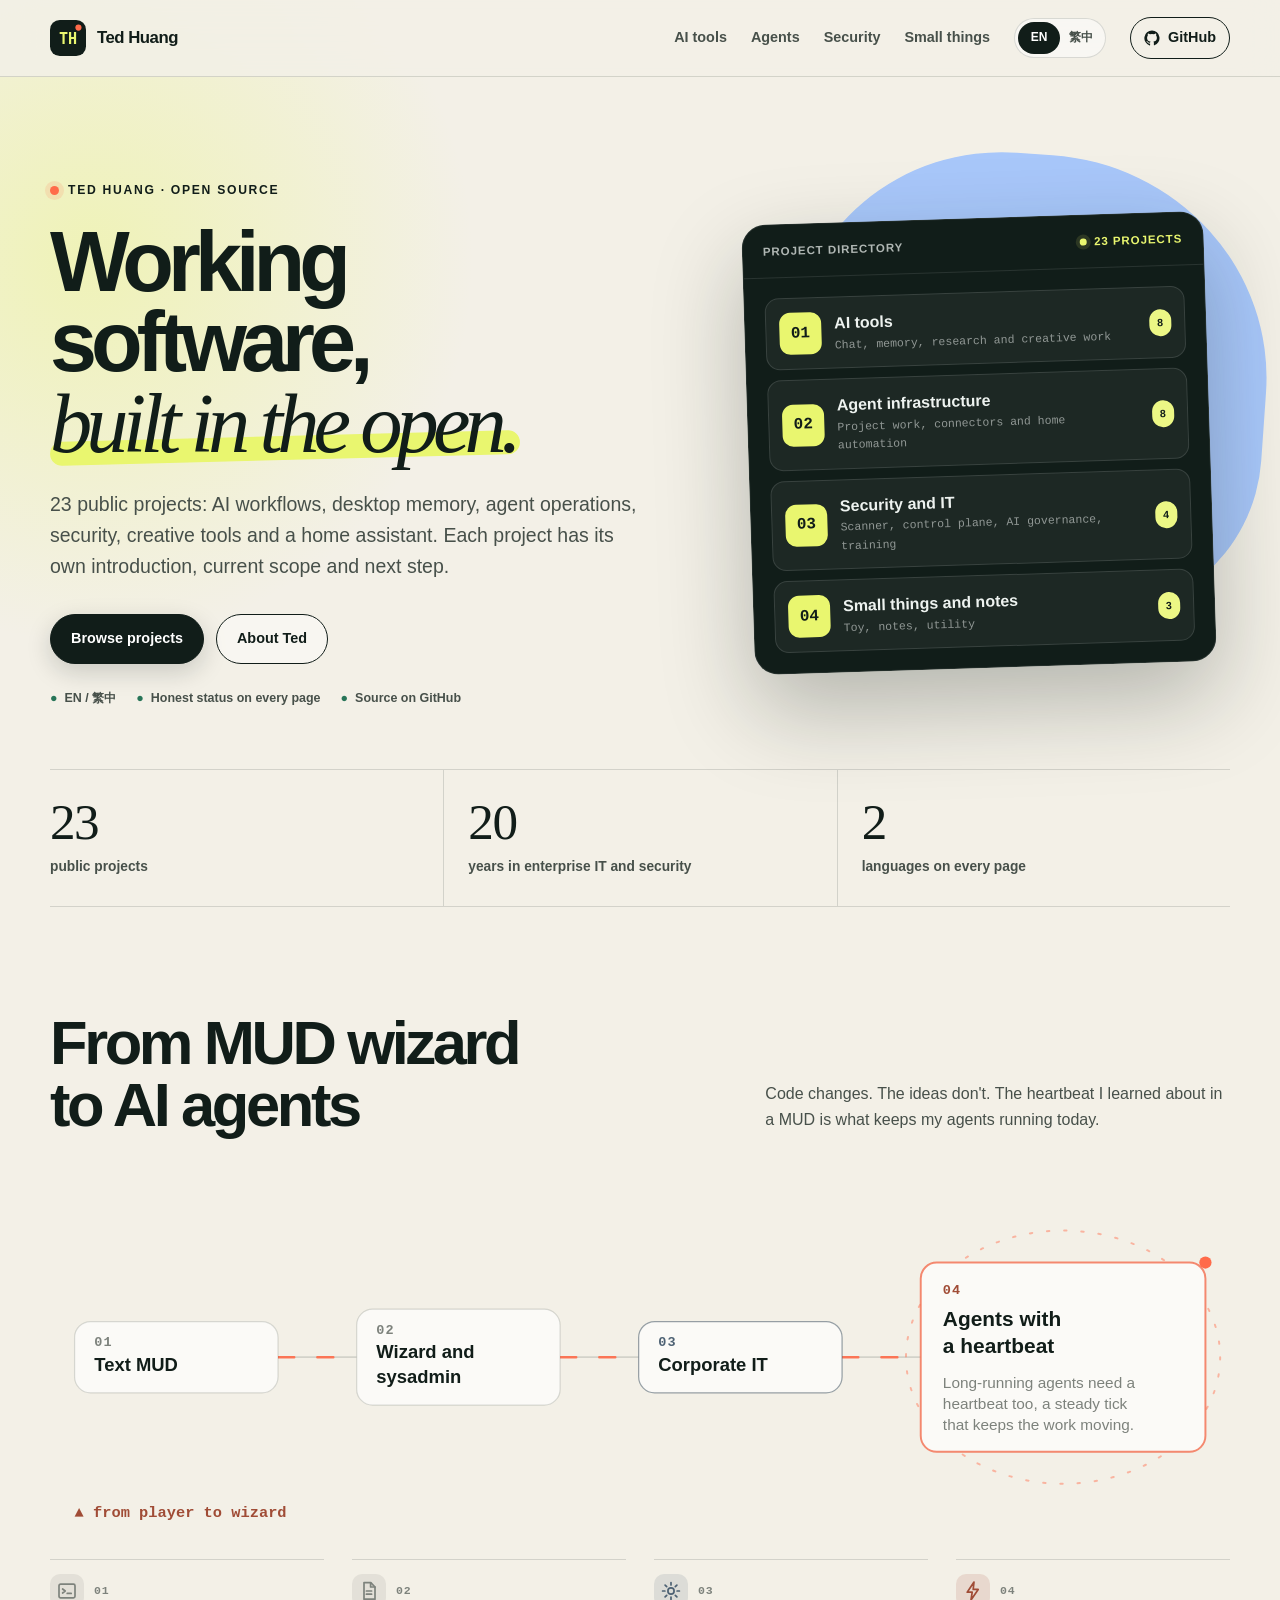
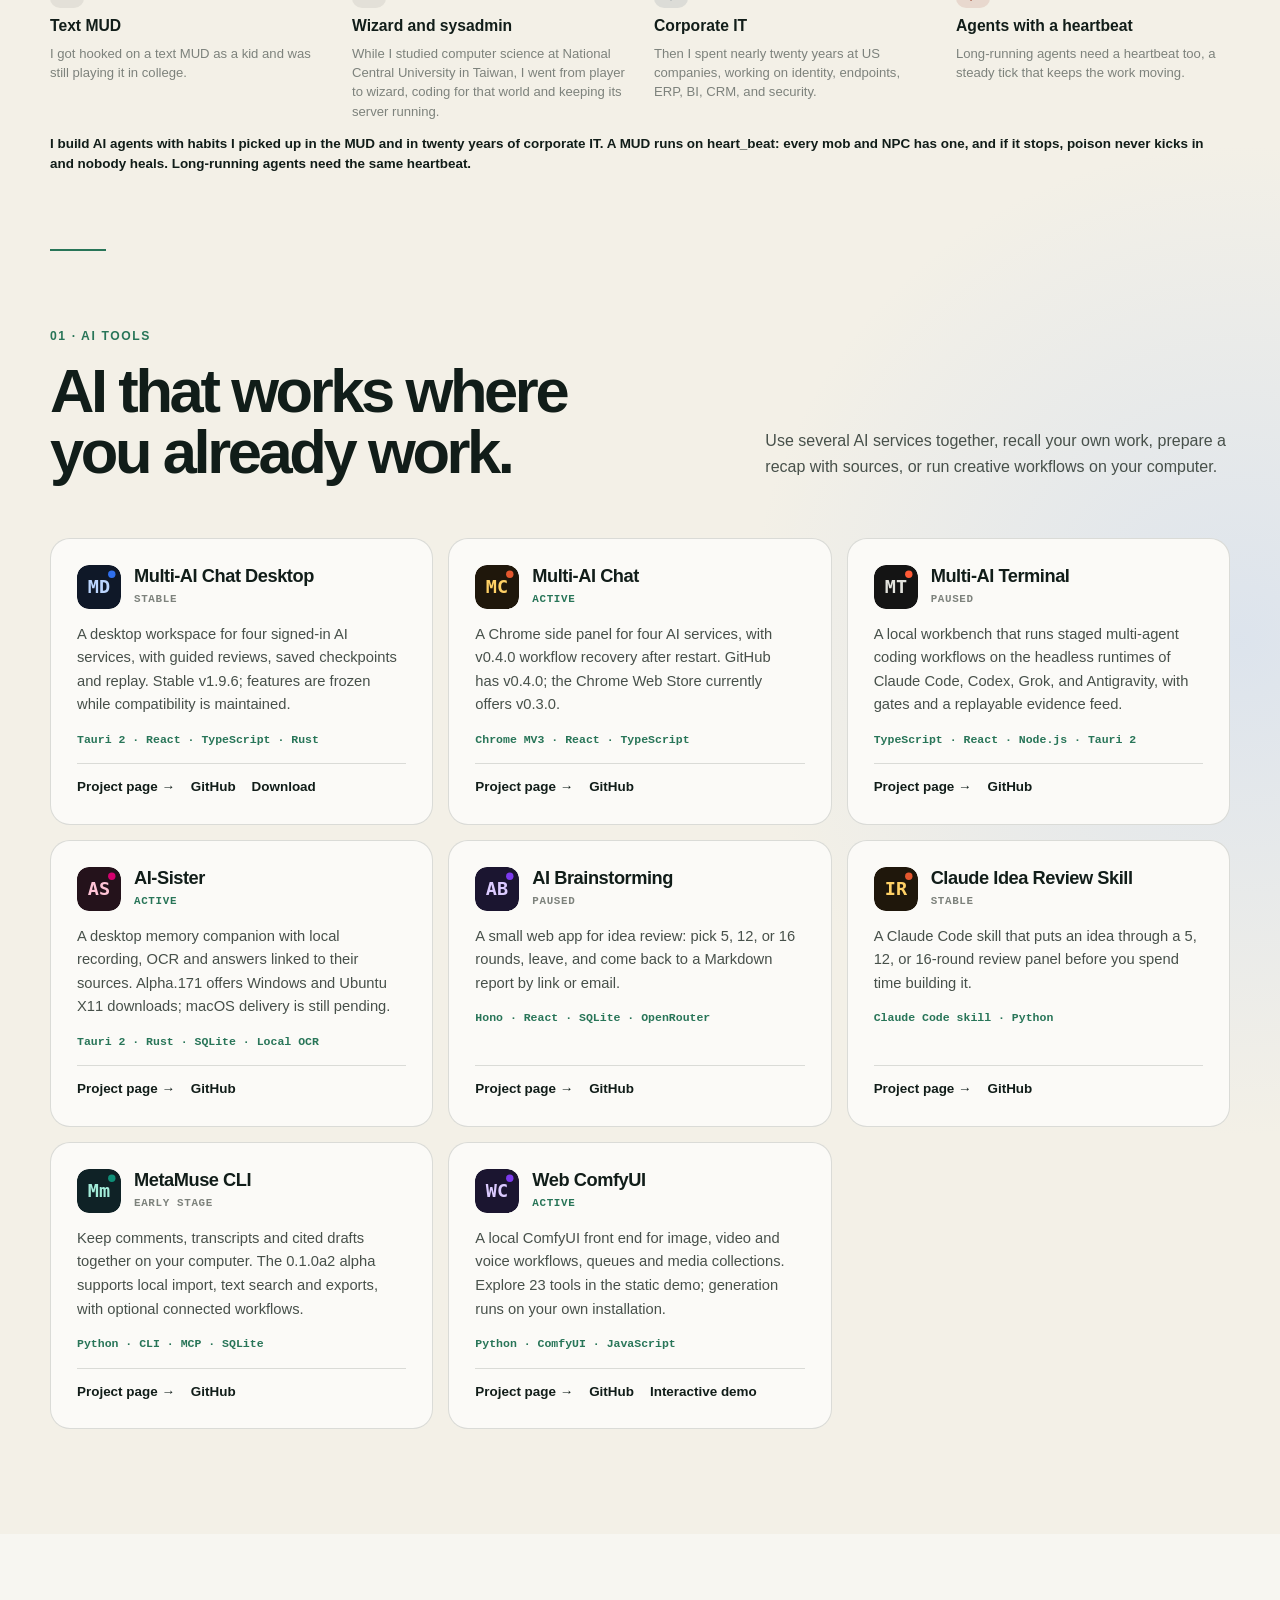
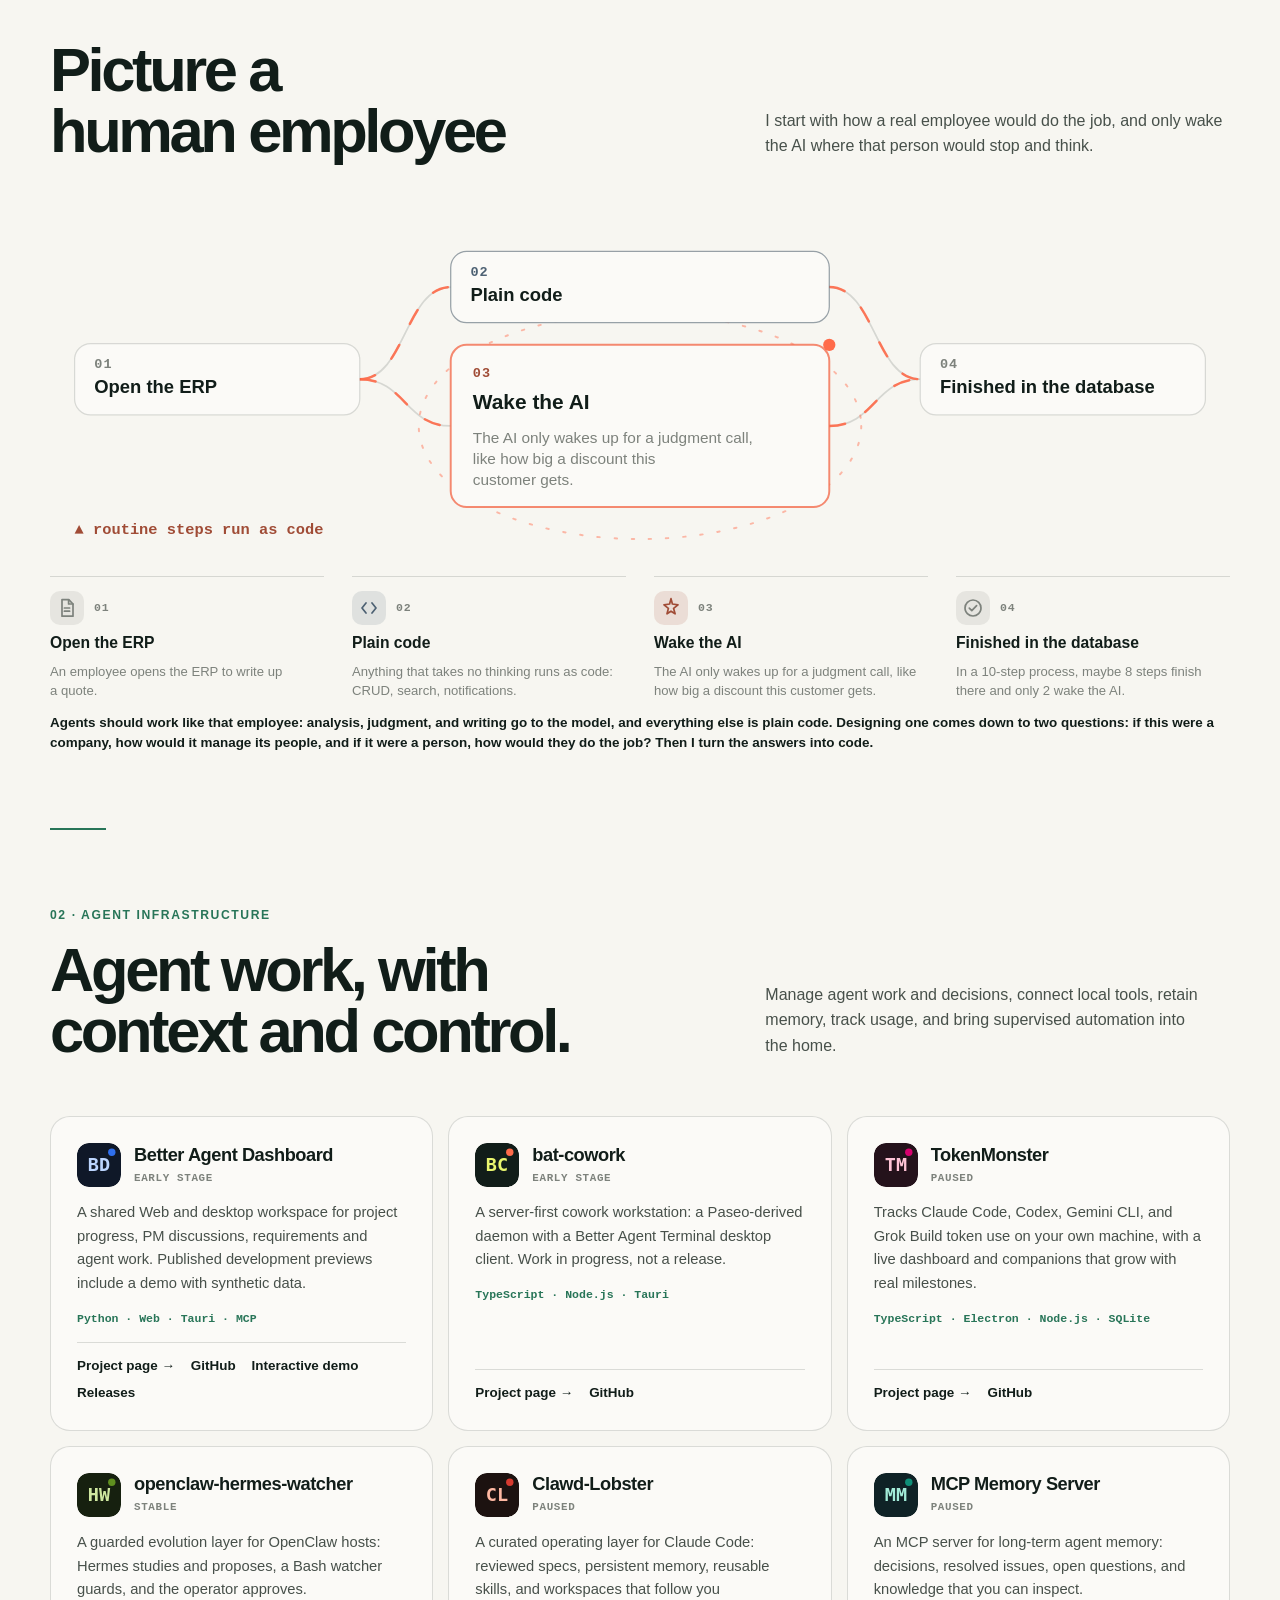
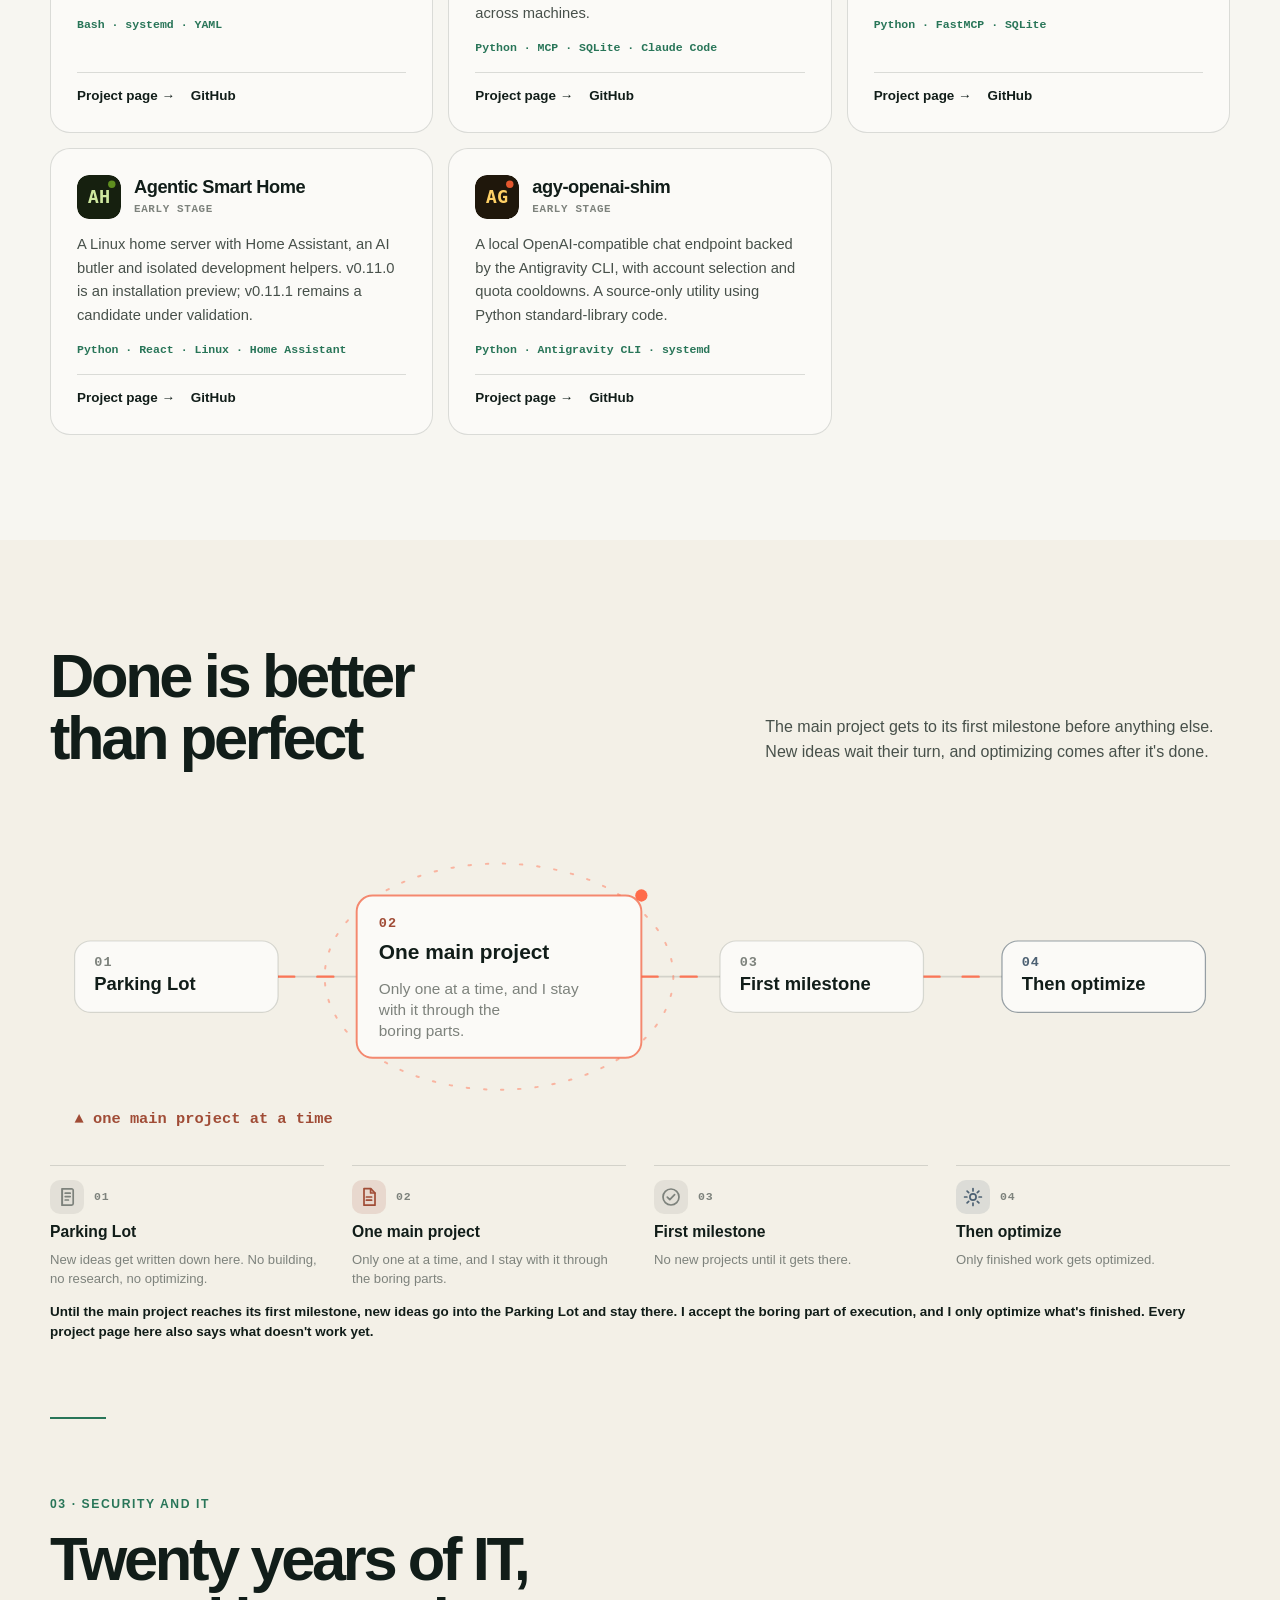
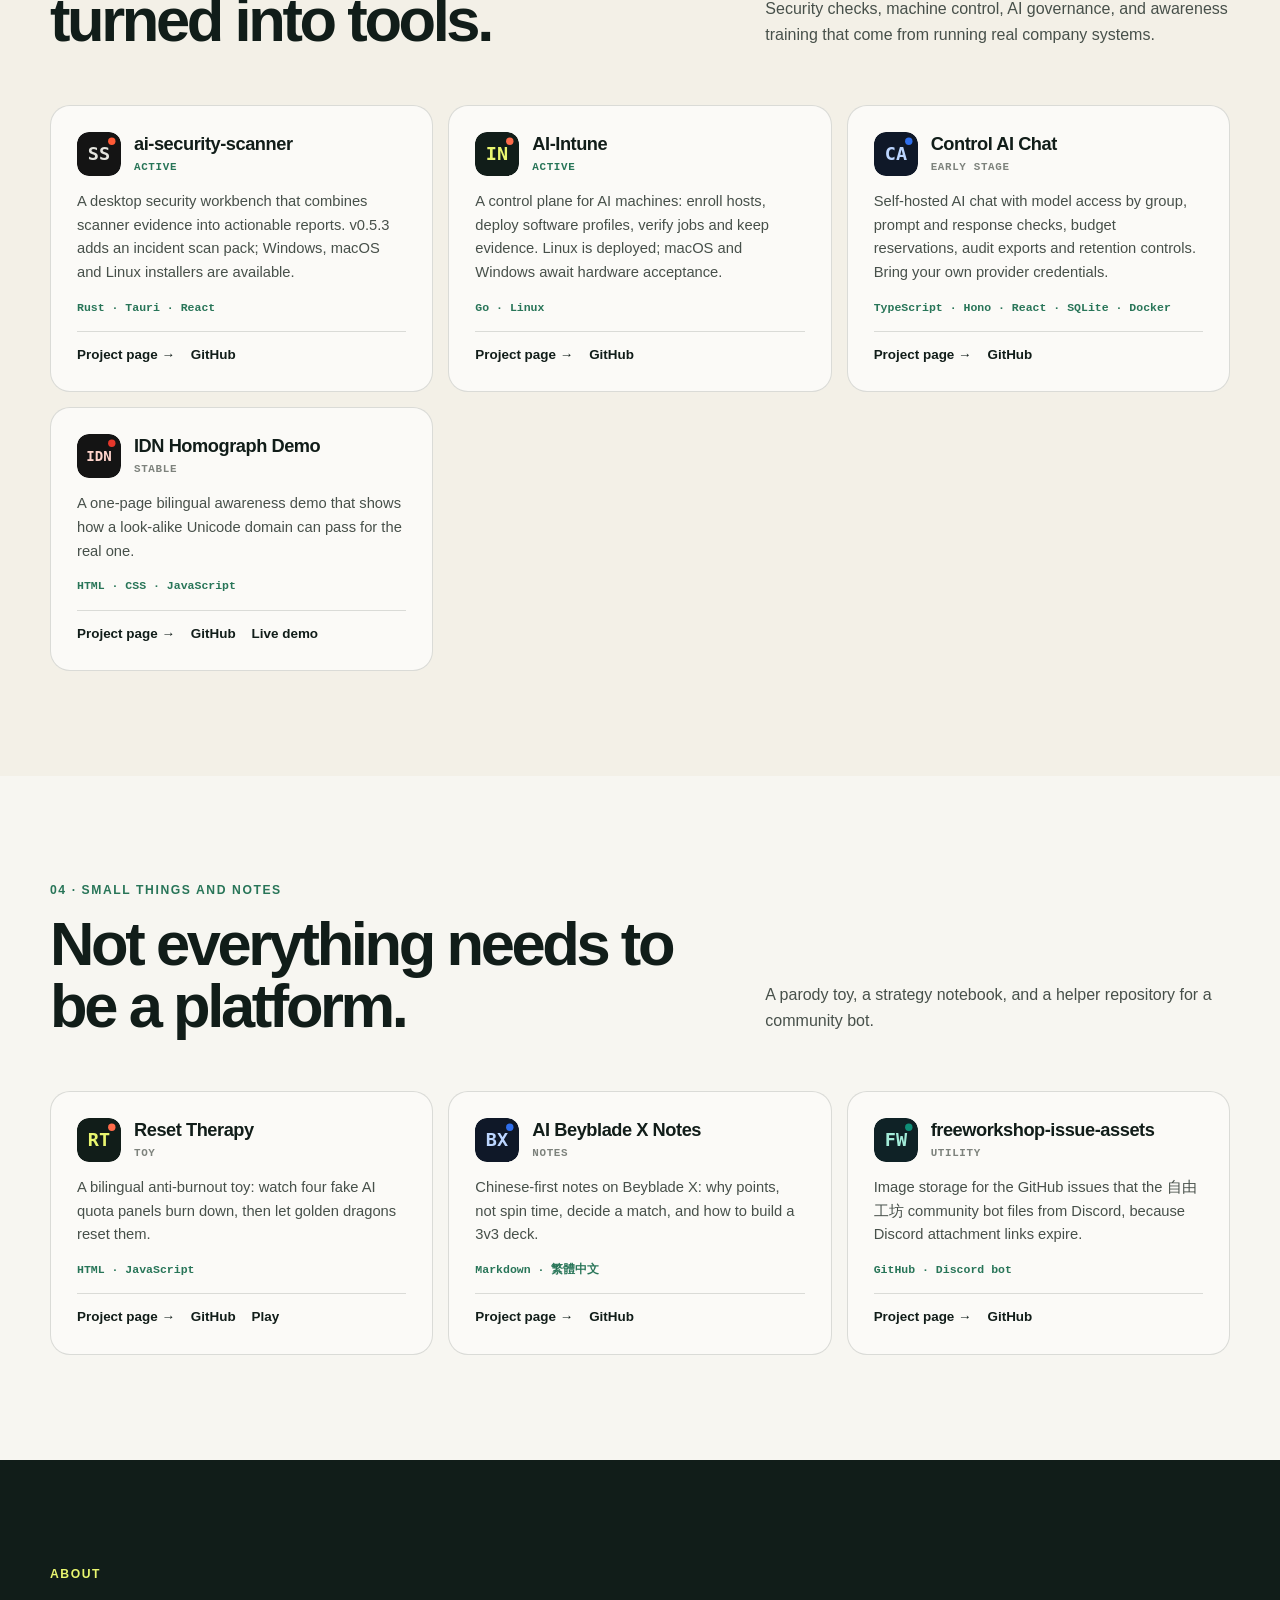
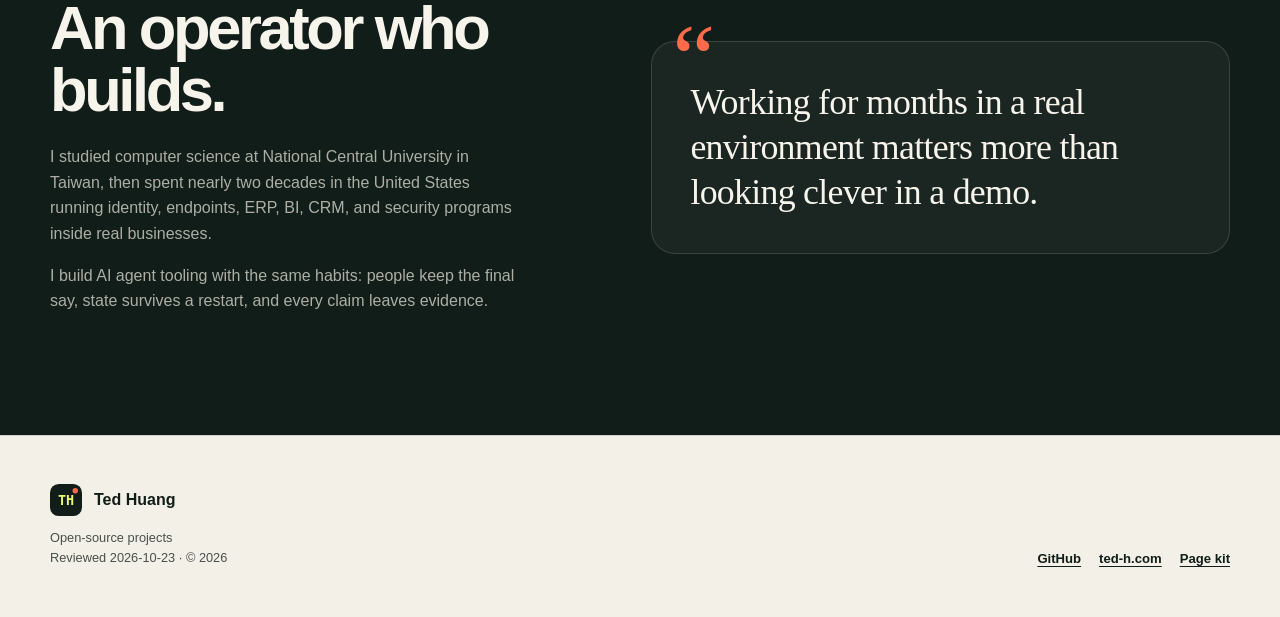
<file: site/index.html>
<!doctype html>
<!-- Generated from hub.json by kit/render_hub.py. Edit hub.json, then re-render. -->
<html lang="en" data-lang="en" data-title-en="Ted Huang · Open-source projects" data-title-zh="Ted Huang · 開源專案" data-desc-en="23 public projects by Ted Huang: AI workflows, agent operations, security, creative tools and home automation. English and Traditional Chinese introductions with current project status." data-desc-zh="Ted Huang 的 23 個公開專案：多 AI 工作流程、agent 維運、資安、創作工具與家庭自動化。中英雙語介紹，依各專案目前進度更新。">
<head>
<meta charset="utf-8">
<meta name="viewport" content="width=device-width, initial-scale=1">
<meta http-equiv="Content-Security-Policy" content="default-src 'none'; style-src 'self'; script-src 'self'; img-src 'self' data:; connect-src 'none'; base-uri 'none'; form-action 'none'">
<meta name="theme-color" content="#111d19">
<title>Ted Huang · Open-source projects</title>
<meta name="description" content="23 public projects by Ted Huang: AI workflows, agent operations, security, creative tools and home automation. English and Traditional Chinese introductions with current project status.">
<link rel="canonical" href="https://teddashh.github.io/">
<link rel="alternate" hreflang="en" href="https://teddashh.github.io/">
<link rel="alternate" hreflang="zh-Hant" href="https://teddashh.github.io/?lang=zh-TW">
<link rel="alternate" hreflang="x-default" href="https://teddashh.github.io/">
<meta property="og:type" content="website">
<meta property="og:title" content="Ted Huang · Open-source projects">
<meta property="og:description" content="23 public projects by Ted Huang: AI workflows, agent operations, security, creative tools and home automation. English and Traditional Chinese introductions with current project status.">
<meta property="og:url" content="https://teddashh.github.io/">
<meta name="twitter:card" content="summary">
<link rel="icon" href="favicon.svg" type="image/svg+xml">
<link rel="stylesheet" href="styles.css">
<script src="lang.js"></script>
<script src="app.js" defer></script>
<link rel="stylesheet" href="flow.css">
<script src="flow.js" defer></script>
<script type="application/ld+json">{"@context": "https://schema.org", "@type": "CollectionPage", "name": "Ted Huang · Open-source projects", "url": "https://teddashh.github.io/", "description": "23 public projects by Ted Huang: AI workflows, agent operations, security, creative tools and home automation. English and Traditional Chinese introductions with current project status.", "author": {"@type": "Person", "name": "Ted Huang", "url": "https://www.ted-h.com"}, "hasPart": [{"@type": "SoftwareSourceCode", "name": "Multi-AI Chat Desktop", "url": "https://ted-h-com.github.io/multi-ai-chat-desktop/", "codeRepository": "https://github.com/TED-H-com/multi-ai-chat-desktop"}, {"@type": "SoftwareSourceCode", "name": "Multi-AI Chat", "url": "https://ted-h-com.github.io/multi-ai-chat/", "codeRepository": "https://github.com/TED-H-com/multi-ai-chat"}, {"@type": "SoftwareSourceCode", "name": "Multi-AI Terminal", "url": "https://ted-h-com.github.io/multi-ai-terminal/", "codeRepository": "https://github.com/TED-H-com/multi-ai-terminal"}, {"@type": "SoftwareSourceCode", "name": "AI-Sister", "url": "https://ted-h-com.github.io/AI-Sister/en/", "codeRepository": "https://github.com/TED-H-com/AI-Sister"}, {"@type": "SoftwareSourceCode", "name": "AI Brainstorming", "url": "https://ted-h-com.github.io/ai-brainstorming/", "codeRepository": "https://github.com/TED-H-com/ai-brainstorming"}, {"@type": "SoftwareSourceCode", "name": "Claude Idea Review Skill", "url": "https://ted-h-com.github.io/claude-idea-review-skill/", "codeRepository": "https://github.com/TED-H-com/claude-idea-review-skill"}, {"@type": "SoftwareSourceCode", "name": "MetaMuse CLI", "url": "https://ted-h-com.github.io/metamuse-cli/", "codeRepository": "https://github.com/TED-H-com/metamuse-cli"}, {"@type": "SoftwareSourceCode", "name": "Web ComfyUI", "url": "https://ted-h-com.github.io/Web_Comfyui/?lang=en", "codeRepository": "https://github.com/TED-H-com/Web_Comfyui"}, {"@type": "SoftwareSourceCode", "name": "Better Agent Dashboard", "url": "https://ted-h-com.github.io/bat-agent-connector/", "codeRepository": "https://github.com/TED-H-com/bat-agent-connector"}, {"@type": "SoftwareSourceCode", "name": "bat-cowork", "url": "https://ted-h-com.github.io/bat-cowork/", "codeRepository": "https://github.com/TED-H-com/bat-cowork"}, {"@type": "SoftwareSourceCode", "name": "TokenMonster", "url": "https://ted-h-com.github.io/TokenMonster/", "codeRepository": "https://github.com/TED-H-com/TokenMonster"}, {"@type": "SoftwareSourceCode", "name": "openclaw-hermes-watcher", "url": "https://ted-h-com.github.io/openclaw-hermes-watcher/", "codeRepository": "https://github.com/TED-H-com/openclaw-hermes-watcher"}, {"@type": "SoftwareSourceCode", "name": "Clawd-Lobster", "url": "https://ted-h-com.github.io/clawd-lobster/", "codeRepository": "https://github.com/TED-H-com/clawd-lobster"}, {"@type": "SoftwareSourceCode", "name": "MCP Memory Server", "url": "https://ted-h-com.github.io/mcp-memory-server/", "codeRepository": "https://github.com/TED-H-com/mcp-memory-server"}, {"@type": "SoftwareSourceCode", "name": "Agentic Smart Home", "url": "https://ted-h-com.github.io/agentic-smart-home/", "codeRepository": "https://github.com/TED-H-com/agentic-smart-home"}, {"@type": "SoftwareSourceCode", "name": "agy-openai-shim", "url": "https://ted-h-com.github.io/agy-openai-shim/", "codeRepository": "https://github.com/TED-H-com/agy-openai-shim"}, {"@type": "SoftwareSourceCode", "name": "ai-security-scanner", "url": "https://ted-h-com.github.io/ai-security-scanner/", "codeRepository": "https://github.com/TED-H-com/ai-security-scanner"}, {"@type": "SoftwareSourceCode", "name": "AI-Intune", "url": "https://ted-h-com.github.io/AI-Intune/", "codeRepository": "https://github.com/TED-H-com/AI-Intune"}, {"@type": "SoftwareSourceCode", "name": "Control AI Chat", "url": "https://ted-h-com.github.io/Control-AI-Chat/", "codeRepository": "https://github.com/TED-H-com/Control-AI-Chat"}, {"@type": "SoftwareSourceCode", "name": "IDN Homograph Demo", "url": "https://ted-h-com.github.io/idn-homograph-example/", "codeRepository": "https://github.com/TED-H-com/idn-homograph-example"}, {"@type": "SoftwareSourceCode", "name": "Reset Therapy", "url": "https://ted-h-com.github.io/reset-therapy/", "codeRepository": "https://github.com/TED-H-com/reset-therapy"}, {"@type": "SoftwareSourceCode", "name": "AI Beyblade X Notes", "url": "https://ted-h-com.github.io/zhan-dou-tuo-luo/", "codeRepository": "https://github.com/TED-H-com/zhan-dou-tuo-luo"}, {"@type": "SoftwareSourceCode", "name": "freeworkshop-issue-assets", "url": "https://teddashh.github.io/freeworkshop-issue-assets/", "codeRepository": "https://github.com/teddashh/freeworkshop-issue-assets"}]}</script>
</head>
<body>
<a class="skip-link" href="#main"><span class="lang-en">Skip to content</span><span class="lang-zh" lang="zh-Hant">跳到主要內容</span></a>
<header class="site-header"><div class="header-inner">
<a class="brand" href="#top"><img src="logo.svg" alt="" width="36" height="36"><span>Ted Huang</span></a>
<button class="menu-button" type="button" aria-expanded="false" aria-controls="site-navigation"><span class="lang-en">Menu</span><span class="lang-zh" lang="zh-Hant">選單</span></button>
<nav class="site-nav" id="site-navigation" aria-label="Primary">
<a href="#ai-tools"><span class="lang-en">AI tools</span><span class="lang-zh" lang="zh-Hant">AI 工具</span></a><a href="#agents"><span class="lang-en">Agents</span><span class="lang-zh" lang="zh-Hant">Agent</span></a><a href="#security"><span class="lang-en">Security</span><span class="lang-zh" lang="zh-Hant">資安</span></a><a href="#small"><span class="lang-en">Small things</span><span class="lang-zh" lang="zh-Hant">小作品</span></a>
<div class="language-switch" role="group" aria-label="Language / 語言"><button type="button" data-language="en" aria-pressed="true">EN</button><button type="button" data-language="zh" aria-pressed="false">繁中</button></div>
<a class="github-link" href="https://github.com/teddashh"><svg viewBox="0 0 24 24" aria-hidden="true"><path fill="currentColor" d="M12 .7a11.5 11.5 0 0 0-3.64 22.4c.58.1.79-.25.79-.56v-2.24c-3.22.7-3.9-1.37-3.9-1.37-.52-1.34-1.28-1.7-1.28-1.7-1.05-.72.08-.7.08-.7 1.16.08 1.77 1.19 1.77 1.19 1.03 1.77 2.7 1.26 3.36 .96 .1-.75.4-1.26.73-1.55-2.57-.29-5.28-1.29-5.28-5.69 0-1.26.45-2.28 1.19-3.09-.12-.29-.52-1.46.11-3.05 0 0 .97-.31 3.16 1.18a10.96 10.96 0 0 1 5.76 0c2.2-1.49 3.16-1.18 3.16-1.18.63 1.59.23 2.76.11 3.05 .74 .81 1.19 1.83 1.19 3.09 0 4.42-2.72 5.39-5.3 5.68 .42 .36.79 1.07.79 2.16v3.21c0 .31.21 .67 .8.56A11.5 11.5 0 0 0 12 .7Z"/></svg><span>GitHub</span></a>
</nav>
</div></header>
<main id="main">
<section class="hero" id="top"><div class="hero-copy"><div class="eyebrow"><span class="lang-en">Ted Huang · Open source</span><span class="lang-zh" lang="zh-Hant">Ted Huang · 開源作品</span></div><h1 class="lang-en">Working software, <em>built in the open.</em></h1><h1 class="lang-zh" lang="zh-Hant">能用的軟體，<em>公開打造。</em></h1><p class="lang-en">23 public projects: AI workflows, desktop memory, agent operations, security, creative tools and a home assistant. Each project has its own introduction, current scope and next step.</p><p class="lang-zh" lang="zh-Hant">23 個公開專案：多 AI 工作流程、桌面記憶、agent 維運、資安、創作工具與家庭管家。每個專案都有自己的介紹、目前能做的事與開始方式。</p><div class="button-row"><a class="button button-primary" href="#ai-tools"><span class="lang-en">Browse projects</span><span class="lang-zh" lang="zh-Hant">瀏覽專案</span></a><a class="button button-secondary" href="https://www.ted-h.com"><span class="lang-en">About Ted</span><span class="lang-zh" lang="zh-Hant">關於 Ted</span></a></div><div class="hero-notes"><span>EN / 繁中</span><span class="lang-en">Honest status on every page</span><span class="lang-zh" lang="zh-Hant">每頁都寫明目前狀態</span><span class="lang-en">Source on GitHub</span><span class="lang-zh" lang="zh-Hant">原始碼都在 GitHub</span></div></div><div class="visual-wrap"><div class="panel"><div class="panel-top"><span><span class="lang-en">Project directory</span><span class="lang-zh" lang="zh-Hant">專案目錄</span></span><span class="live-dot"><span class="lang-en">23 projects</span><span class="lang-zh" lang="zh-Hant">23 個專案</span></span></div><div class="stack"><div class="stack-card"><span class="stack-icon">01</span><span><strong class="lang-en">AI tools</strong><strong class="lang-zh" lang="zh-Hant">AI 工具</strong><small><span class="lang-en">Chat, memory, research and creative work</span><span class="lang-zh" lang="zh-Hant">對話、記憶、研究與創作</span></small></span><span class="stack-status">8</span></div><div class="stack-card"><span class="stack-icon">02</span><span><strong class="lang-en">Agent infrastructure</strong><strong class="lang-zh" lang="zh-Hant">Agent 基礎建設</strong><small><span class="lang-en">Project work, connectors and home automation</span><span class="lang-zh" lang="zh-Hant">專案協作、連接器與家庭自動化</span></small></span><span class="stack-status">8</span></div><div class="stack-card"><span class="stack-icon">03</span><span><strong class="lang-en">Security and IT</strong><strong class="lang-zh" lang="zh-Hant">資安與 IT</strong><small><span class="lang-en">Scanner, control plane, AI governance, training</span><span class="lang-zh" lang="zh-Hant">掃描、控制平面、AI 治理、教材</span></small></span><span class="stack-status">4</span></div><div class="stack-card"><span class="stack-icon">04</span><span><strong class="lang-en">Small things and notes</strong><strong class="lang-zh" lang="zh-Hant">小作品與筆記</strong><small><span class="lang-en">Toy, notes, utility</span><span class="lang-zh" lang="zh-Hant">玩具、筆記、工具倉庫</span></small></span><span class="stack-status">3</span></div></div></div></div></section>
<div class="stats n3"><div class="stat"><span class="stat-value">23</span><span class="stat-label"><span class="lang-en">public projects</span><span class="lang-zh" lang="zh-Hant">個公開專案</span></span></div><div class="stat"><span class="stat-value">20</span><span class="stat-label"><span class="lang-en">years in enterprise IT and security</span><span class="lang-zh" lang="zh-Hant">年企業 IT 與資安經驗</span></span></div><div class="stat"><span class="stat-value">2</span><span class="stat-label"><span class="lang-en">languages on every page</span><span class="lang-zh" lang="zh-Hant">種語言，每一頁都有</span></span></div></div>
<section><div class="section group-flow" id="mud-to-agents"><div class="section-heading "><div><h2 class="lang-en">From MUD wizard to AI agents</h2><h2 class="lang-zh" lang="zh-Hant">從 MUD 巫師到 agent</h2></div><p class="lang-en">Code changes. The ideas don&#x27;t. The heartbeat I learned about in a MUD is what keeps my agents running today.</p><p class="lang-zh" lang="zh-Hant">Code 怎麼變，觀念都不會變。<br>我在 MUD 學到的心跳，現在用在 agent 上。</p></div><figure class="fd lang-en" data-fd="{&quot;columns&quot;:[[0],[1],[2],[3]],&quot;core&quot;:3}"><ol class="fd-legend"><li class="fd-node" data-step="0" data-tone="neutral" data-icon="terminal"><span class="fd-head"><span class="fd-chip"></span><span class="fd-step" aria-hidden="true">01</span></span><p class="fd-title">Text MUD</p><p class="fd-note">I got hooked on a text MUD as a kid and was still playing it in college.</p><span class="fd-link" aria-hidden="true"></span></li><li class="fd-node" data-step="1" data-tone="neutral" data-icon="doc"><span class="fd-head"><span class="fd-chip"></span><span class="fd-step" aria-hidden="true">02</span></span><p class="fd-title">Wizard and sysadmin</p><p class="fd-note">While I studied computer science at National Central University in Taiwan, I went from player to wizard, coding for that world and keeping its server running.</p><span class="fd-link" aria-hidden="true"></span></li><li class="fd-node" data-step="2" data-tone="info" data-icon="gear"><span class="fd-head"><span class="fd-chip"></span><span class="fd-step" aria-hidden="true">03</span></span><p class="fd-title">Corporate IT</p><p class="fd-note">Then I spent nearly twenty years at US companies, working on identity, endpoints, ERP, BI, CRM, and security.</p><span class="fd-link" aria-hidden="true"></span></li><li class="fd-node" data-step="3" data-tone="accent" data-icon="bolt"><span class="fd-head"><span class="fd-chip"></span><span class="fd-step" aria-hidden="true">04</span></span><p class="fd-title">Agents with a heartbeat</p><p class="fd-note">Long-running agents need a heartbeat too, a steady tick that keeps the work moving.</p></li></ol><ul class="fd-ticks"><li>from player to wizard</li><li>then corporate IT</li><li>agents need a heartbeat too</li></ul><figcaption>I build AI agents with habits I picked up in the MUD and in twenty years of corporate IT. A MUD runs on heart_beat: every mob and NPC has one, and if it stops, poison never kicks in and nobody heals. Long-running agents need the same heartbeat.</figcaption></figure><figure class="fd lang-zh" lang="zh-Hant" data-fd="{&quot;columns&quot;:[[0],[1],[2],[3]],&quot;core&quot;:3}"><ol class="fd-legend"><li class="fd-node" data-step="0" data-tone="neutral" data-icon="terminal"><span class="fd-head"><span class="fd-chip"></span><span class="fd-step" aria-hidden="true">01</span></span><p class="fd-title">文字 MUD</p><p class="fd-note">我從小迷上一個文字 MUD，一路玩到大學。</p><span class="fd-link" aria-hidden="true"></span></li><li class="fd-node" data-step="1" data-tone="neutral" data-icon="doc"><span class="fd-head"><span class="fd-chip"></span><span class="fd-step" aria-hidden="true">02</span></span><p class="fd-title">大學當巫師</p><p class="fd-note">在中央大學念資工時，我從玩家變成巫師，<br>幫那個世界寫程式，也顧它的主機。</p><span class="fd-link" aria-hidden="true"></span></li><li class="fd-node" data-step="2" data-tone="info" data-icon="gear"><span class="fd-head"><span class="fd-chip"></span><span class="fd-step" aria-hidden="true">03</span></span><p class="fd-title">企業系統</p><p class="fd-note">之後在美國將近二十年，<br>在企業裡做身分管理、端點、<br>ERP、BI、CRM 和資安。</p><span class="fd-link" aria-hidden="true"></span></li><li class="fd-node" data-step="3" data-tone="accent" data-icon="bolt"><span class="fd-head"><span class="fd-chip"></span><span class="fd-step" aria-hidden="true">04</span></span><p class="fd-title">同樣的心跳</p><p class="fd-note">長時間跑的 agent 也要有心跳，<br>事情才會一直往前走。</p></li></ol><ul class="fd-ticks"><li>玩 MUD，後來當巫師</li><li>之後做企業系統</li><li>agent 也要有心跳</li></ul><figcaption>我小時候迷上一個文字 MUD，一路玩到大學。在中央大學念資工時，我從玩家變成巫師，幫那個世界寫程式，也顧它的主機。之後在美國將近二十年，在企業裡做身分管理、端點、ERP、BI、CRM 和資安。現在我用同樣的習慣做 AI agent 工具。heart_beat 是 MUD 最基本的概念，每一個 mob、每一個 NPC 都有心跳，世界靠心跳在流動。心跳沒在跑，毒不會發作，也不會回血。<br>長時間跑的 agent，也需要同樣的心跳。</figcaption></figure><hr class="group-rule"></div><div class="section group" id="ai-tools"><div class="section-heading "><div><div class="section-kicker"><span class="lang-en">01 · AI tools</span><span class="lang-zh" lang="zh-Hant">01 · AI 工具</span></div><h2 class="lang-en">AI that works where you already work.</h2><h2 class="lang-zh" lang="zh-Hant">在你熟悉的工具裡用 AI。</h2></div><p class="lang-en">Use several AI services together, recall your own work, prepare a recap with sources, or run creative workflows on your computer.</p><p class="lang-zh" lang="zh-Hant">一起使用多個 AI 服務、找回自己的工作記憶、整理有來源的回顧，或在自己的電腦上執行創作工作流。</p></div><div class="project-grid"><article class="project-card" id="p-multi-ai-chat-desktop"><div class="project-head"><img src="tiles/multi-ai-chat-desktop.svg" alt="" width="44" height="44"><div><h3><a class="lang-en" href="https://ted-h-com.github.io/multi-ai-chat-desktop/">Multi-AI Chat Desktop</a><a class="lang-zh" lang="zh-Hant" href="https://ted-h-com.github.io/multi-ai-chat-desktop/?lang=zh-TW">Multi-AI Chat Desktop</a></h3><span class="lang-en project-status">Stable</span><span class="lang-zh project-status" lang="zh-Hant">穩定</span></div></div><p class="lang-en">A desktop workspace for four signed-in AI services, with guided reviews, saved checkpoints and replay. Stable v1.9.6; features are frozen while compatibility is maintained.</p><p class="lang-zh" lang="zh-Hant">把四個已登入的 AI 服務放在同一個桌面工作空間，支援引導式審查、檢查點與重播。正式版 v1.9.6，功能已凍結，持續維護相容性。</p><div class="project-stack">Tauri 2 · React · TypeScript · Rust</div><div class="project-links"><a class="lang-en" href="https://ted-h-com.github.io/multi-ai-chat-desktop/">Project page →</a><a class="lang-zh" lang="zh-Hant" href="https://ted-h-com.github.io/multi-ai-chat-desktop/?lang=zh-TW">專案介紹 →</a><a href="https://github.com/TED-H-com/multi-ai-chat-desktop">GitHub</a><a href="https://github.com/TED-H-com/multi-ai-chat-desktop/releases/latest"><span class="lang-en">Download</span><span class="lang-zh" lang="zh-Hant">下載</span></a></div></article><article class="project-card" id="p-multi-ai-chat"><div class="project-head"><img src="tiles/multi-ai-chat.svg" alt="" width="44" height="44"><div><h3><a class="lang-en" href="https://ted-h-com.github.io/multi-ai-chat/">Multi-AI Chat</a><a class="lang-zh" lang="zh-Hant" href="https://ted-h-com.github.io/multi-ai-chat/?lang=zh-TW">Multi-AI Chat</a></h3><span class="lang-en project-status is-active">Active</span><span class="lang-zh project-status is-active" lang="zh-Hant">持續開發</span></div></div><p class="lang-en">A Chrome side panel for four AI services, with v0.4.0 workflow recovery after restart. GitHub has v0.4.0; the Chrome Web Store currently offers v0.3.0.</p><p class="lang-zh" lang="zh-Hant">在 Chrome 側邊面板協調四個 AI 服務，v0.4.0 可在重啟後接續工作流程。GitHub 提供 v0.4.0，Chrome 商店目前為 v0.3.0。</p><div class="project-stack">Chrome MV3 · React · TypeScript</div><div class="project-links"><a class="lang-en" href="https://ted-h-com.github.io/multi-ai-chat/">Project page →</a><a class="lang-zh" lang="zh-Hant" href="https://ted-h-com.github.io/multi-ai-chat/?lang=zh-TW">專案介紹 →</a><a href="https://github.com/TED-H-com/multi-ai-chat">GitHub</a></div></article><article class="project-card" id="p-multi-ai-terminal"><div class="project-head"><img src="tiles/multi-ai-terminal.svg" alt="" width="44" height="44"><div><h3><a class="lang-en" href="https://ted-h-com.github.io/multi-ai-terminal/">Multi-AI Terminal</a><a class="lang-zh" lang="zh-Hant" href="https://ted-h-com.github.io/multi-ai-terminal/?lang=zh-TW">Multi-AI Terminal</a></h3><span class="lang-en project-status">Paused</span><span class="lang-zh project-status" lang="zh-Hant">暫停開發</span></div></div><p class="lang-en">A local workbench that runs staged multi-agent coding workflows on the headless runtimes of Claude Code, Codex, Grok, and Antigravity, with gates and a replayable evidence feed.</p><p class="lang-zh" lang="zh-Hant">本機工作台，在 Claude Code、Codex、Grok、Antigravity 的 headless runtime 上跑分階段的多 agent 工作流程，有關卡，也有可重播的證據紀錄。</p><div class="project-stack">TypeScript · React · Node.js · Tauri 2</div><div class="project-links"><a class="lang-en" href="https://ted-h-com.github.io/multi-ai-terminal/">Project page →</a><a class="lang-zh" lang="zh-Hant" href="https://ted-h-com.github.io/multi-ai-terminal/?lang=zh-TW">專案介紹 →</a><a href="https://github.com/TED-H-com/multi-ai-terminal">GitHub</a></div></article><article class="project-card" id="p-ai-sister"><div class="project-head"><img src="tiles/AI-Sister.svg" alt="" width="44" height="44"><div><h3><a class="lang-en" href="https://ted-h-com.github.io/AI-Sister/en/">AI-Sister</a><a class="lang-zh" lang="zh-Hant" href="https://ted-h-com.github.io/AI-Sister/">AI-Sister</a></h3><span class="lang-en project-status is-active">Active</span><span class="lang-zh project-status is-active" lang="zh-Hant">持續開發</span></div></div><p class="lang-en">A desktop memory companion with local recording, OCR and answers linked to their sources. Alpha.171 offers Windows and Ubuntu X11 downloads; macOS delivery is still pending.</p><p class="lang-zh" lang="zh-Hant">桌面記憶夥伴，在本機記錄、辨識畫面文字，回答可點回來源。Alpha.171 提供 Windows 與 Ubuntu X11 下載，macOS 仍待交付。</p><div class="project-stack">Tauri 2 · Rust · SQLite · Local OCR</div><div class="project-links"><a class="lang-en" href="https://ted-h-com.github.io/AI-Sister/en/">Project page →</a><a class="lang-zh" lang="zh-Hant" href="https://ted-h-com.github.io/AI-Sister/">專案介紹 →</a><a href="https://github.com/TED-H-com/AI-Sister">GitHub</a></div></article><article class="project-card" id="p-ai-brainstorming"><div class="project-head"><img src="tiles/ai-brainstorming.svg" alt="" width="44" height="44"><div><h3><a class="lang-en" href="https://ted-h-com.github.io/ai-brainstorming/">AI Brainstorming</a><a class="lang-zh" lang="zh-Hant" href="https://ted-h-com.github.io/ai-brainstorming/?lang=zh-TW">AI Brainstorming</a></h3><span class="lang-en project-status">Paused</span><span class="lang-zh project-status" lang="zh-Hant">暫停開發</span></div></div><p class="lang-en">A small web app for idea review: pick 5, 12, or 16 rounds, leave, and come back to a Markdown report by link or email.</p><p class="lang-zh" lang="zh-Hant">點子審查的小型網頁 app：選 5、12 或 16 輪，先離開，之後用連結或 email 拿到 Markdown 報告。</p><div class="project-stack">Hono · React · SQLite · OpenRouter</div><div class="project-links"><a class="lang-en" href="https://ted-h-com.github.io/ai-brainstorming/">Project page →</a><a class="lang-zh" lang="zh-Hant" href="https://ted-h-com.github.io/ai-brainstorming/?lang=zh-TW">專案介紹 →</a><a href="https://github.com/TED-H-com/ai-brainstorming">GitHub</a></div></article><article class="project-card" id="p-claude-idea-review-skill"><div class="project-head"><img src="tiles/claude-idea-review-skill.svg" alt="" width="44" height="44"><div><h3><a class="lang-en" href="https://ted-h-com.github.io/claude-idea-review-skill/">Claude Idea Review Skill</a><a class="lang-zh" lang="zh-Hant" href="https://ted-h-com.github.io/claude-idea-review-skill/?lang=zh-TW">Claude Idea Review Skill</a></h3><span class="lang-en project-status">Stable</span><span class="lang-zh project-status" lang="zh-Hant">穩定</span></div></div><p class="lang-en">A Claude Code skill that puts an idea through a 5, 12, or 16-round review panel before you spend time building it.</p><p class="lang-zh" lang="zh-Hant">Claude Code skill：在你花時間動手之前，先讓點子經過 5、12 或 16 輪的審查。</p><div class="project-stack">Claude Code skill · Python</div><div class="project-links"><a class="lang-en" href="https://ted-h-com.github.io/claude-idea-review-skill/">Project page →</a><a class="lang-zh" lang="zh-Hant" href="https://ted-h-com.github.io/claude-idea-review-skill/?lang=zh-TW">專案介紹 →</a><a href="https://github.com/TED-H-com/claude-idea-review-skill">GitHub</a></div></article><article class="project-card" id="p-metamuse-cli"><div class="project-head"><img src="tiles/metamuse-cli.svg" alt="" width="44" height="44"><div><h3><a class="lang-en" href="https://ted-h-com.github.io/metamuse-cli/">MetaMuse CLI</a><a class="lang-zh" lang="zh-Hant" href="https://ted-h-com.github.io/metamuse-cli/?lang=zh-TW">MetaMuse CLI</a></h3><span class="lang-en project-status">Early stage</span><span class="lang-zh project-status" lang="zh-Hant">早期階段</span></div></div><p class="lang-en">Keep comments, transcripts and cited drafts together on your computer. The 0.1.0a2 alpha supports local import, text search and exports, with optional connected workflows.</p><p class="lang-zh" lang="zh-Hant">在自己的電腦上保存留言、字幕與附來源的草稿。0.1.0a2 alpha 支援本機匯入、文字搜尋與匯出，也可另行設定帳號連線。</p><div class="project-stack">Python · CLI · MCP · SQLite</div><div class="project-links"><a class="lang-en" href="https://ted-h-com.github.io/metamuse-cli/">Project page →</a><a class="lang-zh" lang="zh-Hant" href="https://ted-h-com.github.io/metamuse-cli/?lang=zh-TW">專案介紹 →</a><a href="https://github.com/TED-H-com/metamuse-cli">GitHub</a></div></article><article class="project-card" id="p-web_comfyui"><div class="project-head"><img src="tiles/Web_Comfyui.svg" alt="" width="44" height="44"><div><h3><a class="lang-en" href="https://ted-h-com.github.io/Web_Comfyui/?lang=en">Web ComfyUI</a><a class="lang-zh" lang="zh-Hant" href="https://ted-h-com.github.io/Web_Comfyui/?lang=zh-TW">Web ComfyUI</a></h3><span class="lang-en project-status is-active">Active</span><span class="lang-zh project-status is-active" lang="zh-Hant">持續開發</span></div></div><p class="lang-en">A local ComfyUI front end for image, video and voice workflows, queues and media collections. Explore 23 tools in the static demo; generation runs on your own installation.</p><p class="lang-zh" lang="zh-Hant">ComfyUI 的本機操作介面，整合圖片、影片、語音工作流、佇列與素材庫。靜態展示可探索 23 種工具，實際生成在自己的安裝環境執行。</p><div class="project-stack">Python · ComfyUI · JavaScript</div><div class="project-links"><a class="lang-en" href="https://ted-h-com.github.io/Web_Comfyui/?lang=en">Project page →</a><a class="lang-zh" lang="zh-Hant" href="https://ted-h-com.github.io/Web_Comfyui/?lang=zh-TW">專案介紹 →</a><a href="https://github.com/TED-H-com/Web_Comfyui">GitHub</a><a href="https://ted-h-com.github.io/Web_Comfyui/demo/"><span class="lang-en">Interactive demo</span><span class="lang-zh" lang="zh-Hant">互動展示</span></a></div></article></div></div></section>
<section class="tinted"><div class="section group-flow" id="human-employee"><div class="section-heading "><div><h2 class="lang-en">Picture a human employee</h2><h2 class="lang-zh" lang="zh-Hant">想像一個人類員工</h2></div><p class="lang-en">I start with how a real employee would do the job, and only wake the AI where that person would stop and think.</p><p class="lang-zh" lang="zh-Hant">先想一個真人員工會怎麼做，<br>只有他得動腦的地方才叫醒 AI。</p></div><figure class="fd lang-en" data-fd="{&quot;columns&quot;:[[0],[1,2],[3]],&quot;core&quot;:2}"><ol class="fd-legend"><li class="fd-node" data-step="0" data-tone="neutral" data-icon="doc"><span class="fd-head"><span class="fd-chip"></span><span class="fd-step" aria-hidden="true">01</span></span><p class="fd-title">Open the ERP</p><p class="fd-note">An employee opens the ERP to write up a quote.</p><span class="fd-link" aria-hidden="true"></span></li><li class="fd-node" data-step="1" data-tone="info" data-icon="code"><span class="fd-head"><span class="fd-chip"></span><span class="fd-step" aria-hidden="true">02</span></span><p class="fd-title">Plain code</p><p class="fd-note">Anything that takes no thinking runs as code: CRUD, search, notifications.</p><span class="fd-link" aria-hidden="true"></span></li><li class="fd-node" data-step="2" data-tone="accent" data-icon="spark"><span class="fd-head"><span class="fd-chip"></span><span class="fd-step" aria-hidden="true">03</span></span><p class="fd-title">Wake the AI</p><p class="fd-note">The AI only wakes up for a judgment call, like how big a discount this customer gets.</p><span class="fd-link" aria-hidden="true"></span></li><li class="fd-node" data-step="3" data-tone="neutral" data-icon="check"><span class="fd-head"><span class="fd-chip"></span><span class="fd-step" aria-hidden="true">04</span></span><p class="fd-title">Finished in the database</p><p class="fd-note">In a 10-step process, maybe 8 steps finish there and only 2 wake the AI.</p></li></ol><ul class="fd-ticks"><li>routine steps run as code</li><li>judgment calls wake the AI</li><li>maybe 8 of 10 steps are just code</li></ul><figcaption>Agents should work like that employee: analysis, judgment, and writing go to the model, and everything else is plain code. Designing one comes down to two questions: if this were a company, how would it manage its people, and if it were a person, how would they do the job? Then I turn the answers into code.</figcaption></figure><figure class="fd lang-zh" lang="zh-Hant" data-fd="{&quot;columns&quot;:[[0],[1,2],[3]],&quot;core&quot;:2}"><ol class="fd-legend"><li class="fd-node" data-step="0" data-tone="neutral" data-icon="doc"><span class="fd-head"><span class="fd-chip"></span><span class="fd-step" aria-hidden="true">01</span></span><p class="fd-title">打開 ERP</p><p class="fd-note">員工打開 ERP，要開一張報價單。</p><span class="fd-link" aria-hidden="true"></span></li><li class="fd-node" data-step="1" data-tone="info" data-icon="code"><span class="fd-head"><span class="fd-chip"></span><span class="fd-step" aria-hidden="true">02</span></span><p class="fd-title">走 code</p><p class="fd-note">不用動腦的事走 code，<br>像 CRUD、搜尋、通知。</p><span class="fd-link" aria-hidden="true"></span></li><li class="fd-node" data-step="2" data-tone="accent" data-icon="spark"><span class="fd-head"><span class="fd-chip"></span><span class="fd-step" aria-hidden="true">03</span></span><p class="fd-title">叫醒 AI</p><p class="fd-note">要動腦的才叫醒 AI，<br>像是這個客戶該給多少折扣。</p><span class="fd-link" aria-hidden="true"></span></li><li class="fd-node" data-step="3" data-tone="neutral" data-icon="check"><span class="fd-head"><span class="fd-chip"></span><span class="fd-step" aria-hidden="true">04</span></span><p class="fd-title">資料庫做完</p><p class="fd-note">10 步的流程，可能 8 步在資料庫做完，<br>只有 2 步要叫醒 AI。</p></li></ol><ul class="fd-ticks"><li>例行步驟走 code</li><li>要判斷才叫醒 AI</li><li>10 步可能 8 步走 code</li></ul><figcaption>想像一個人類員工。他不會每次打開 ERP 都要想怎麼建報價單，點幾個按鈕就好了，只有在判斷這個客戶該給多少折扣的時候，才需要動腦。Agent 也一樣：動腦的事給 LLM，像分析、判斷、寫作；不動腦的事走 code，像 CRUD、搜尋、通知。一個 10 步的流程，可能 8 步在資料庫完成，只有 2 步需要叫醒 AI。AI Agent 的設計，最終就是在回答兩個問題：<br>如果這是一間公司，它會怎麼管理員工？如果這是一個人，他會怎麼做這件事？然後把答案寫成 code。</figcaption></figure><hr class="group-rule"></div><div class="section group" id="agents"><div class="section-heading "><div><div class="section-kicker"><span class="lang-en">02 · Agent infrastructure</span><span class="lang-zh" lang="zh-Hant">02 · Agent 基礎建設</span></div><h2 class="lang-en">Agent work, with context and control.</h2><h2 class="lang-zh" lang="zh-Hant">讓 agent 工作有脈絡，也有界線。</h2></div><p class="lang-en">Manage agent work and decisions, connect local tools, retain memory, track usage, and bring supervised automation into the home.</p><p class="lang-zh" lang="zh-Hant">管理 agent 工作與決策、串接本機工具、保存記憶、追蹤用量，並把需要人批准的自動化帶進家庭。</p></div><div class="project-grid"><article class="project-card" id="p-bat-agent-connector"><div class="project-head"><img src="tiles/bat-agent-connector.svg" alt="" width="44" height="44"><div><h3><a class="lang-en" href="https://ted-h-com.github.io/bat-agent-connector/">Better Agent Dashboard</a><a class="lang-zh" lang="zh-Hant" href="https://ted-h-com.github.io/bat-agent-connector/?lang=zh-TW">Better Agent Dashboard</a></h3><span class="lang-en project-status">Early stage</span><span class="lang-zh project-status" lang="zh-Hant">早期階段</span></div></div><p class="lang-en">A shared Web and desktop workspace for project progress, PM discussions, requirements and agent work. Published development previews include a demo with synthetic data.</p><p class="lang-zh" lang="zh-Hant">Web 與桌面共用的專案工作空間，整理進度、PM 討論、需求與 agent 工作。已有開發預覽版，並提供使用合成資料的互動展示。</p><div class="project-stack">Python · Web · Tauri · MCP</div><div class="project-links"><a class="lang-en" href="https://ted-h-com.github.io/bat-agent-connector/">Project page →</a><a class="lang-zh" lang="zh-Hant" href="https://ted-h-com.github.io/bat-agent-connector/?lang=zh-TW">專案介紹 →</a><a href="https://github.com/TED-H-com/bat-agent-connector">GitHub</a><a href="https://ted-h-com.github.io/bat-agent-connector/demo/"><span class="lang-en">Interactive demo</span><span class="lang-zh" lang="zh-Hant">互動展示</span></a><a href="https://github.com/TED-H-com/bat-agent-connector/releases"><span class="lang-en">Releases</span><span class="lang-zh" lang="zh-Hant">版本下載</span></a></div></article><article class="project-card" id="p-bat-cowork"><div class="project-head"><img src="tiles/bat-cowork.svg" alt="" width="44" height="44"><div><h3><a class="lang-en" href="https://ted-h-com.github.io/bat-cowork/">bat-cowork</a><a class="lang-zh" lang="zh-Hant" href="https://ted-h-com.github.io/bat-cowork/?lang=zh-TW">bat-cowork</a></h3><span class="lang-en project-status">Early stage</span><span class="lang-zh project-status" lang="zh-Hant">早期階段</span></div></div><p class="lang-en">A server-first cowork workstation: a Paseo-derived daemon with a Better Agent Terminal desktop client. Work in progress, not a release.</p><p class="lang-zh" lang="zh-Hant">伺服器優先的協作工作站：Paseo 衍生的 daemon，加上 Better Agent Terminal 桌面端。仍在開發中，尚未發布。</p><div class="project-stack">TypeScript · Node.js · Tauri</div><div class="project-links"><a class="lang-en" href="https://ted-h-com.github.io/bat-cowork/">Project page →</a><a class="lang-zh" lang="zh-Hant" href="https://ted-h-com.github.io/bat-cowork/?lang=zh-TW">專案介紹 →</a><a href="https://github.com/TED-H-com/bat-cowork">GitHub</a></div></article><article class="project-card" id="p-tokenmonster"><div class="project-head"><img src="tiles/TokenMonster.svg" alt="" width="44" height="44"><div><h3><a class="lang-en" href="https://ted-h-com.github.io/TokenMonster/">TokenMonster</a><a class="lang-zh" lang="zh-Hant" href="https://ted-h-com.github.io/TokenMonster/?lang=zh-TW">TokenMonster</a></h3><span class="lang-en project-status">Paused</span><span class="lang-zh project-status" lang="zh-Hant">暫停開發</span></div></div><p class="lang-en">Tracks Claude Code, Codex, Gemini CLI, and Grok Build token use on your own machine, with a live dashboard and companions that grow with real milestones.</p><p class="lang-zh" lang="zh-Hant">在你自己的電腦上追蹤 Claude Code、Codex、Gemini CLI、Grok Build 的 token 用量，有即時儀表板，陪伴角色會隨真實里程碑成長。</p><div class="project-stack">TypeScript · Electron · Node.js · SQLite</div><div class="project-links"><a class="lang-en" href="https://ted-h-com.github.io/TokenMonster/">Project page →</a><a class="lang-zh" lang="zh-Hant" href="https://ted-h-com.github.io/TokenMonster/?lang=zh-TW">專案介紹 →</a><a href="https://github.com/TED-H-com/TokenMonster">GitHub</a></div></article><article class="project-card" id="p-openclaw-hermes-watcher"><div class="project-head"><img src="tiles/openclaw-hermes-watcher.svg" alt="" width="44" height="44"><div><h3><a class="lang-en" href="https://ted-h-com.github.io/openclaw-hermes-watcher/">openclaw-hermes-watcher</a><a class="lang-zh" lang="zh-Hant" href="https://ted-h-com.github.io/openclaw-hermes-watcher/?lang=zh-TW">openclaw-hermes-watcher</a></h3><span class="lang-en project-status">Stable</span><span class="lang-zh project-status" lang="zh-Hant">穩定</span></div></div><p class="lang-en">A guarded evolution layer for OpenClaw hosts: Hermes studies and proposes, a Bash watcher guards, and the operator approves.</p><p class="lang-zh" lang="zh-Hant">OpenClaw 主機的守護型演化層：Hermes 研究並提案，Bash watcher 把關，由操作者核准。</p><div class="project-stack">Bash · systemd · YAML</div><div class="project-links"><a class="lang-en" href="https://ted-h-com.github.io/openclaw-hermes-watcher/">Project page →</a><a class="lang-zh" lang="zh-Hant" href="https://ted-h-com.github.io/openclaw-hermes-watcher/?lang=zh-TW">專案介紹 →</a><a href="https://github.com/TED-H-com/openclaw-hermes-watcher">GitHub</a></div></article><article class="project-card" id="p-clawd-lobster"><div class="project-head"><img src="tiles/clawd-lobster.svg" alt="" width="44" height="44"><div><h3><a class="lang-en" href="https://ted-h-com.github.io/clawd-lobster/">Clawd-Lobster</a><a class="lang-zh" lang="zh-Hant" href="https://ted-h-com.github.io/clawd-lobster/?lang=zh-TW">Clawd-Lobster</a></h3><span class="lang-en project-status">Paused</span><span class="lang-zh project-status" lang="zh-Hant">暫停開發</span></div></div><p class="lang-en">A curated operating layer for Claude Code: reviewed specs, persistent memory, reusable skills, and workspaces that follow you across machines.</p><p class="lang-zh" lang="zh-Hant">Claude Code 的精選運作層：經過審閱的規格、持久記憶、可重用的 skill，以及跨機器延續的工作區。</p><div class="project-stack">Python · MCP · SQLite · Claude Code</div><div class="project-links"><a class="lang-en" href="https://ted-h-com.github.io/clawd-lobster/">Project page →</a><a class="lang-zh" lang="zh-Hant" href="https://ted-h-com.github.io/clawd-lobster/?lang=zh-TW">專案介紹 →</a><a href="https://github.com/TED-H-com/clawd-lobster">GitHub</a></div></article><article class="project-card" id="p-mcp-memory-server"><div class="project-head"><img src="tiles/mcp-memory-server.svg" alt="" width="44" height="44"><div><h3><a class="lang-en" href="https://ted-h-com.github.io/mcp-memory-server/">MCP Memory Server</a><a class="lang-zh" lang="zh-Hant" href="https://ted-h-com.github.io/mcp-memory-server/?lang=zh-TW">MCP Memory Server</a></h3><span class="lang-en project-status">Paused</span><span class="lang-zh project-status" lang="zh-Hant">暫停開發</span></div></div><p class="lang-en">An MCP server for long-term agent memory: decisions, resolved issues, open questions, and knowledge that you can inspect.</p><p class="lang-zh" lang="zh-Hant">給 agent 用的長期記憶 MCP 伺服器：決策、已解決的問題、待回答的問題與知識，都可以檢視。</p><div class="project-stack">Python · FastMCP · SQLite</div><div class="project-links"><a class="lang-en" href="https://ted-h-com.github.io/mcp-memory-server/">Project page →</a><a class="lang-zh" lang="zh-Hant" href="https://ted-h-com.github.io/mcp-memory-server/?lang=zh-TW">專案介紹 →</a><a href="https://github.com/TED-H-com/mcp-memory-server">GitHub</a></div></article><article class="project-card" id="p-agentic-smart-home"><div class="project-head"><img src="tiles/agentic-smart-home.svg" alt="" width="44" height="44"><div><h3><a class="lang-en" href="https://ted-h-com.github.io/agentic-smart-home/">Agentic Smart Home</a><a class="lang-zh" lang="zh-Hant" href="https://ted-h-com.github.io/agentic-smart-home/?lang=zh-TW">Agentic Smart Home</a></h3><span class="lang-en project-status">Early stage</span><span class="lang-zh project-status" lang="zh-Hant">早期階段</span></div></div><p class="lang-en">A Linux home server with Home Assistant, an AI butler and isolated development helpers. v0.11.0 is an installation preview; v0.11.1 remains a candidate under validation.</p><p class="lang-zh" lang="zh-Hant">把 Home Assistant、AI 家庭管家與隔離的開發助手放在同一台 Linux 主機。v0.11.0 是試裝預覽，v0.11.1 仍是驗證中的候選版。</p><div class="project-stack">Python · React · Linux · Home Assistant</div><div class="project-links"><a class="lang-en" href="https://ted-h-com.github.io/agentic-smart-home/">Project page →</a><a class="lang-zh" lang="zh-Hant" href="https://ted-h-com.github.io/agentic-smart-home/?lang=zh-TW">專案介紹 →</a><a href="https://github.com/TED-H-com/agentic-smart-home">GitHub</a></div></article><article class="project-card" id="p-agy-openai-shim"><div class="project-head"><img src="tiles/agy-openai-shim.svg" alt="" width="44" height="44"><div><h3><a class="lang-en" href="https://ted-h-com.github.io/agy-openai-shim/">agy-openai-shim</a><a class="lang-zh" lang="zh-Hant" href="https://ted-h-com.github.io/agy-openai-shim/?lang=zh-TW">agy-openai-shim</a></h3><span class="lang-en project-status">Early stage</span><span class="lang-zh project-status" lang="zh-Hant">早期階段</span></div></div><p class="lang-en">A local OpenAI-compatible chat endpoint backed by the Antigravity CLI, with account selection and quota cooldowns. A source-only utility using Python standard-library code.</p><p class="lang-zh" lang="zh-Hant">以 Antigravity CLI 提供本機 OpenAI 相容聊天端點，支援帳號選擇與配額冷卻。使用 Python 標準函式庫，目前以原始碼提供。</p><div class="project-stack">Python · Antigravity CLI · systemd</div><div class="project-links"><a class="lang-en" href="https://ted-h-com.github.io/agy-openai-shim/">Project page →</a><a class="lang-zh" lang="zh-Hant" href="https://ted-h-com.github.io/agy-openai-shim/?lang=zh-TW">專案介紹 →</a><a href="https://github.com/TED-H-com/agy-openai-shim">GitHub</a></div></article></div></div></section>
<section><div class="section group-flow" id="done-first"><div class="section-heading "><div><h2 class="lang-en">Done is better than perfect</h2><h2 class="lang-zh" lang="zh-Hant">完成勝過完美</h2></div><p class="lang-en">The main project gets to its first milestone before anything else. New ideas wait their turn, and optimizing comes after it&#x27;s done.</p><p class="lang-zh" lang="zh-Hant">主專案先做到第一個里程碑，<br>新想法先排隊，做完再來優化。</p></div><figure class="fd lang-en" data-fd="{&quot;columns&quot;:[[0],[1],[2],[3]],&quot;core&quot;:1}"><ol class="fd-legend"><li class="fd-node" data-step="0" data-tone="neutral" data-icon="ledger"><span class="fd-head"><span class="fd-chip"></span><span class="fd-step" aria-hidden="true">01</span></span><p class="fd-title">Parking Lot</p><p class="fd-note">New ideas get written down here. No building, no research, no optimizing.</p><span class="fd-link" aria-hidden="true"></span></li><li class="fd-node" data-step="1" data-tone="accent" data-icon="doc"><span class="fd-head"><span class="fd-chip"></span><span class="fd-step" aria-hidden="true">02</span></span><p class="fd-title">One main project</p><p class="fd-note">Only one at a time, and I stay with it through the boring parts.</p><span class="fd-link" aria-hidden="true"></span></li><li class="fd-node" data-step="2" data-tone="neutral" data-icon="check"><span class="fd-head"><span class="fd-chip"></span><span class="fd-step" aria-hidden="true">03</span></span><p class="fd-title">First milestone</p><p class="fd-note">No new projects until it gets there.</p><span class="fd-link" aria-hidden="true"></span></li><li class="fd-node" data-step="3" data-tone="info" data-icon="gear"><span class="fd-head"><span class="fd-chip"></span><span class="fd-step" aria-hidden="true">04</span></span><p class="fd-title">Then optimize</p><p class="fd-note">Only finished work gets optimized.</p></li></ol><ul class="fd-ticks"><li>one main project at a time</li><li>new ideas stay parked</li><li>optimize only what&#x27;s finished</li></ul><figcaption>Until the main project reaches its first milestone, new ideas go into the Parking Lot and stay there. I accept the boring part of execution, and I only optimize what&#x27;s finished. Every project page here also says what doesn&#x27;t work yet.</figcaption></figure><figure class="fd lang-zh" lang="zh-Hant" data-fd="{&quot;columns&quot;:[[0],[1],[2],[3]],&quot;core&quot;:1}"><ol class="fd-legend"><li class="fd-node" data-step="0" data-tone="neutral" data-icon="ledger"><span class="fd-head"><span class="fd-chip"></span><span class="fd-step" aria-hidden="true">01</span></span><p class="fd-title">想法停車場</p><p class="fd-note">新想法先寫進 Parking Lot，<br>不做、不研究、不優化。</p><span class="fd-link" aria-hidden="true"></span></li><li class="fd-node" data-step="1" data-tone="accent" data-icon="doc"><span class="fd-head"><span class="fd-chip"></span><span class="fd-step" aria-hidden="true">02</span></span><p class="fd-title">一個主專案</p><p class="fd-note">一次只做一個，<br>執行期的無聊也接受。</p><span class="fd-link" aria-hidden="true"></span></li><li class="fd-node" data-step="2" data-tone="neutral" data-icon="check"><span class="fd-head"><span class="fd-chip"></span><span class="fd-step" aria-hidden="true">03</span></span><p class="fd-title">第一個里程碑</p><p class="fd-note">做到之前，不開新坑。</p><span class="fd-link" aria-hidden="true"></span></li><li class="fd-node" data-step="3" data-tone="info" data-icon="gear"><span class="fd-head"><span class="fd-chip"></span><span class="fd-step" aria-hidden="true">04</span></span><p class="fd-title">再來優化</p><p class="fd-note">完成，才有資格優化。</p></li></ol><ul class="fd-ticks"><li>一次一個主專案</li><li>新想法先停著</li><li>做完才有資格優化</li></ul><figcaption>我一次只做一個主專案。在它做到第一個里程碑之前，新想法只能寫進 Parking Lot，不實作、不研究、不優化。執行期的無聊，我接受。<br>完成比完美重要，做完了，才有資格優化。<br>這裡每個專案頁也都寫了還做不到的地方。</figcaption></figure><hr class="group-rule"></div><div class="section group" id="security"><div class="section-heading "><div><div class="section-kicker"><span class="lang-en">03 · Security and IT</span><span class="lang-zh" lang="zh-Hant">03 · 資安與 IT</span></div><h2 class="lang-en">Twenty years of IT, turned into tools.</h2><h2 class="lang-zh" lang="zh-Hant">二十年 IT 經驗，做成工具。</h2></div><p class="lang-en">Security checks, machine control, AI governance, and awareness training that come from running real company systems.</p><p class="lang-zh" lang="zh-Hant">從實際維運公司系統累積出來的資安檢查、機器管控、AI 治理與資安意識教材。</p></div><div class="project-grid"><article class="project-card" id="p-ai-security-scanner"><div class="project-head"><img src="tiles/ai-security-scanner.svg" alt="" width="44" height="44"><div><h3><a class="lang-en" href="https://ted-h-com.github.io/ai-security-scanner/">ai-security-scanner</a><a class="lang-zh" lang="zh-Hant" href="https://ted-h-com.github.io/ai-security-scanner/?lang=zh-TW">ai-security-scanner</a></h3><span class="lang-en project-status is-active">Active</span><span class="lang-zh project-status is-active" lang="zh-Hant">持續開發</span></div></div><p class="lang-en">A desktop security workbench that combines scanner evidence into actionable reports. v0.5.3 adds an incident scan pack; Windows, macOS and Linux installers are available.</p><p class="lang-zh" lang="zh-Hant">把多種掃描工具的證據整理成可採取行動報告的桌面資安工作台。v0.5.3 加入事件掃描包，提供 Windows、macOS 與 Linux 安裝檔。</p><div class="project-stack">Rust · Tauri · React</div><div class="project-links"><a class="lang-en" href="https://ted-h-com.github.io/ai-security-scanner/">Project page →</a><a class="lang-zh" lang="zh-Hant" href="https://ted-h-com.github.io/ai-security-scanner/?lang=zh-TW">專案介紹 →</a><a href="https://github.com/TED-H-com/ai-security-scanner">GitHub</a></div></article><article class="project-card" id="p-ai-intune"><div class="project-head"><img src="tiles/AI-Intune.svg" alt="" width="44" height="44"><div><h3><a class="lang-en" href="https://ted-h-com.github.io/AI-Intune/">AI-Intune</a><a class="lang-zh" lang="zh-Hant" href="https://ted-h-com.github.io/AI-Intune/?lang=zh-TW">AI-Intune</a></h3><span class="lang-en project-status is-active">Active</span><span class="lang-zh project-status is-active" lang="zh-Hant">持續開發</span></div></div><p class="lang-en">A control plane for AI machines: enroll hosts, deploy software profiles, verify jobs and keep evidence. Linux is deployed; macOS and Windows await hardware acceptance.</p><p class="lang-zh" lang="zh-Hant">管理 AI 機器的控制平臺：註冊主機、部署軟體設定、驗證工作並保留證據。Linux 已部署，macOS 與 Windows 仍待實機驗收。</p><div class="project-stack">Go · Linux</div><div class="project-links"><a class="lang-en" href="https://ted-h-com.github.io/AI-Intune/">Project page →</a><a class="lang-zh" lang="zh-Hant" href="https://ted-h-com.github.io/AI-Intune/?lang=zh-TW">專案介紹 →</a><a href="https://github.com/TED-H-com/AI-Intune">GitHub</a></div></article><article class="project-card" id="p-control-ai-chat"><div class="project-head"><img src="tiles/Control-AI-Chat.svg" alt="" width="44" height="44"><div><h3><a class="lang-en" href="https://ted-h-com.github.io/Control-AI-Chat/">Control AI Chat</a><a class="lang-zh" lang="zh-Hant" href="https://ted-h-com.github.io/Control-AI-Chat/?lang=zh-TW">Control AI Chat</a></h3><span class="lang-en project-status">Early stage</span><span class="lang-zh project-status" lang="zh-Hant">早期階段</span></div></div><p class="lang-en">Self-hosted AI chat with model access by group, prompt and response checks, budget reservations, audit exports and retention controls. Bring your own provider credentials.</p><p class="lang-zh" lang="zh-Hant">自架 AI 聊天系統，依群組管理模型權限，檢查提示詞與回覆，並提供預算保留、稽核匯出與資料保留控制。使用自己的供應商憑證。</p><div class="project-stack">TypeScript · Hono · React · SQLite · Docker</div><div class="project-links"><a class="lang-en" href="https://ted-h-com.github.io/Control-AI-Chat/">Project page →</a><a class="lang-zh" lang="zh-Hant" href="https://ted-h-com.github.io/Control-AI-Chat/?lang=zh-TW">專案介紹 →</a><a href="https://github.com/TED-H-com/Control-AI-Chat">GitHub</a></div></article><article class="project-card" id="p-idn-homograph-example"><div class="project-head"><img src="tiles/idn-homograph-example.svg" alt="" width="44" height="44"><div><h3><a class="lang-en" href="https://ted-h-com.github.io/idn-homograph-example/">IDN Homograph Demo</a><a class="lang-zh" lang="zh-Hant" href="https://ted-h-com.github.io/idn-homograph-example/?lang=zh-TW">IDN Homograph Demo</a></h3><span class="lang-en project-status">Stable</span><span class="lang-zh project-status" lang="zh-Hant">穩定</span></div></div><p class="lang-en">A one-page bilingual awareness demo that shows how a look-alike Unicode domain can pass for the real one.</p><p class="lang-zh" lang="zh-Hant">一頁式的中英雙語資安意識示範：看看長得一模一樣的 Unicode 網域，怎麼冒充真的網站。</p><div class="project-stack">HTML · CSS · JavaScript</div><div class="project-links"><a class="lang-en" href="https://ted-h-com.github.io/idn-homograph-example/">Project page →</a><a class="lang-zh" lang="zh-Hant" href="https://ted-h-com.github.io/idn-homograph-example/?lang=zh-TW">專案介紹 →</a><a href="https://github.com/TED-H-com/idn-homograph-example">GitHub</a><a href="https://project-9ogsa.vercel.app"><span class="lang-en">Live demo</span><span class="lang-zh" lang="zh-Hant">線上示範</span></a></div></article></div></div></section>
<section class="tinted"><div class="section group" id="small"><div class="section-heading "><div><div class="section-kicker"><span class="lang-en">04 · Small things and notes</span><span class="lang-zh" lang="zh-Hant">04 · 小作品與筆記</span></div><h2 class="lang-en">Not everything needs to be a platform.</h2><h2 class="lang-zh" lang="zh-Hant">不是每樣東西都要做成平台。</h2></div><p class="lang-en">A parody toy, a strategy notebook, and a helper repository for a community bot.</p><p class="lang-zh" lang="zh-Hant">一個惡搞小玩具、一本策略筆記，還有一個替社群機器人存圖的倉庫。</p></div><div class="project-grid"><article class="project-card" id="p-reset-therapy"><div class="project-head"><img src="tiles/reset-therapy.svg" alt="" width="44" height="44"><div><h3><a class="lang-en" href="https://ted-h-com.github.io/reset-therapy/">Reset Therapy</a><a class="lang-zh" lang="zh-Hant" href="https://ted-h-com.github.io/reset-therapy/?lang=zh-TW">重置 Therapy</a></h3><span class="lang-en project-status">Toy</span><span class="lang-zh project-status" lang="zh-Hant">小玩具</span></div></div><p class="lang-en">A bilingual anti-burnout toy: watch four fake AI quota panels burn down, then let golden dragons reset them.</p><p class="lang-zh" lang="zh-Hant">中英雙語的抗倦怠小玩具：看著四個假的 AI 額度面板燒光，再讓黃金龍幫你重置。</p><div class="project-stack">HTML · JavaScript</div><div class="project-links"><a class="lang-en" href="https://ted-h-com.github.io/reset-therapy/">Project page →</a><a class="lang-zh" lang="zh-Hant" href="https://ted-h-com.github.io/reset-therapy/?lang=zh-TW">專案介紹 →</a><a href="https://github.com/TED-H-com/reset-therapy">GitHub</a><a class="lang-en" href="https://ted-h-com.github.io/reset-therapy/play/">Play</a><a class="lang-zh" lang="zh-Hant" href="https://ted-h-com.github.io/reset-therapy/play/?lang=zh">開始玩</a></div></article><article class="project-card" id="p-zhan-dou-tuo-luo"><div class="project-head"><img src="tiles/zhan-dou-tuo-luo.svg" alt="" width="44" height="44"><div><h3><a class="lang-en" href="https://ted-h-com.github.io/zhan-dou-tuo-luo/">AI Beyblade X Notes</a><a class="lang-zh" lang="zh-Hant" href="https://ted-h-com.github.io/zhan-dou-tuo-luo/?lang=zh-TW">AI 教你打陀螺</a></h3><span class="lang-en project-status">Notes</span><span class="lang-zh project-status" lang="zh-Hant">筆記</span></div></div><p class="lang-en">Chinese-first notes on Beyblade X: why points, not spin time, decide a match, and how to build a 3v3 deck.</p><p class="lang-zh" lang="zh-Hant">戰鬥陀螺 Beyblade X 中文筆記：為什麼決定勝負的是分數而不是誰轉得最久，以及怎麼配 3v3 牌組。</p><div class="project-stack">Markdown · 繁體中文</div><div class="project-links"><a class="lang-en" href="https://ted-h-com.github.io/zhan-dou-tuo-luo/">Project page →</a><a class="lang-zh" lang="zh-Hant" href="https://ted-h-com.github.io/zhan-dou-tuo-luo/?lang=zh-TW">專案介紹 →</a><a href="https://github.com/TED-H-com/zhan-dou-tuo-luo">GitHub</a></div></article><article class="project-card" id="p-freeworkshop-issue-assets"><div class="project-head"><img src="tiles/freeworkshop-issue-assets.svg" alt="" width="44" height="44"><div><h3><a class="lang-en" href="/freeworkshop-issue-assets/">freeworkshop-issue-assets</a><a class="lang-zh" lang="zh-Hant" href="/freeworkshop-issue-assets/?lang=zh-TW">freeworkshop-issue-assets</a></h3><span class="lang-en project-status">Utility</span><span class="lang-zh project-status" lang="zh-Hant">工具倉庫</span></div></div><p class="lang-en">Image storage for the GitHub issues that the 自由工坊 community bot files from Discord, because Discord attachment links expire.</p><p class="lang-zh" lang="zh-Hant">自由工坊社群機器人從 Discord 開 GitHub issue 時用的圖片倉庫，因為 Discord 附件連結會過期。</p><div class="project-stack">GitHub · Discord bot</div><div class="project-links"><a class="lang-en" href="/freeworkshop-issue-assets/">Project page →</a><a class="lang-zh" lang="zh-Hant" href="/freeworkshop-issue-assets/?lang=zh-TW">專案介紹 →</a><a href="https://github.com/teddashh/freeworkshop-issue-assets">GitHub</a></div></article></div></div></section>
<section class="band" id="about"><div class="section problem-grid"><div><div class="section-kicker"><span class="lang-en">About</span><span class="lang-zh" lang="zh-Hant">關於</span></div><h2 class="lang-en">An operator who builds.</h2><h2 class="lang-zh" lang="zh-Hant">維運出身，自己動手做。</h2><p class="lang-en">I studied computer science at National Central University in Taiwan, then spent nearly two decades in the United States running identity, endpoints, ERP, BI, CRM, and security programs inside real businesses.</p><p class="lang-zh" lang="zh-Hant">我在台灣讀中央大學資工，之後在美國將近二十年，在真實的企業裡負責身分管理、端點、ERP、BI、CRM 與資安計畫。</p><p class="lang-en">I build AI agent tooling with the same habits: people keep the final say, state survives a restart, and every claim leaves evidence.</p><p class="lang-zh" lang="zh-Hant">現在我用同樣的習慣做 AI agent 工具：最後的決定權留在人手上，狀態重開也不會遺失，每個說法都留下證據。</p></div><blockquote class="lang-en quote">Working for months in a real environment matters more than looking clever in a demo.</blockquote><blockquote class="lang-zh quote" lang="zh-Hant">demo 裡看起來聰明，不如在真實環境裡穩定跑上好幾個月。</blockquote></div></section>
</main>
<footer class="site-footer"><div class="footer-inner">
<div><div class="footer-brand"><img src="logo.svg" alt="" width="32" height="32"><span>Ted Huang</span></div>
<p class="lang-en">Open-source projects</p><p class="lang-zh" lang="zh-Hant">開源專案</p>
<p><span class="lang-en">Reviewed</span><span class="lang-zh" lang="zh-Hant">最近校對</span> 2026-10-23 · © <span data-year>2026</span></p></div>
<div class="footer-links"><a href="https://github.com/teddashh"><span>GitHub</span></a><a href="https://www.ted-h.com"><span>ted-h.com</span></a><a href="https://github.com/teddashh/teddashh.github.io/tree/main/kit"><span class="lang-en">Page kit</span><span class="lang-zh" lang="zh-Hant">頁面產生器</span></a></div>
</div></footer>
</body>
</html>
</file>
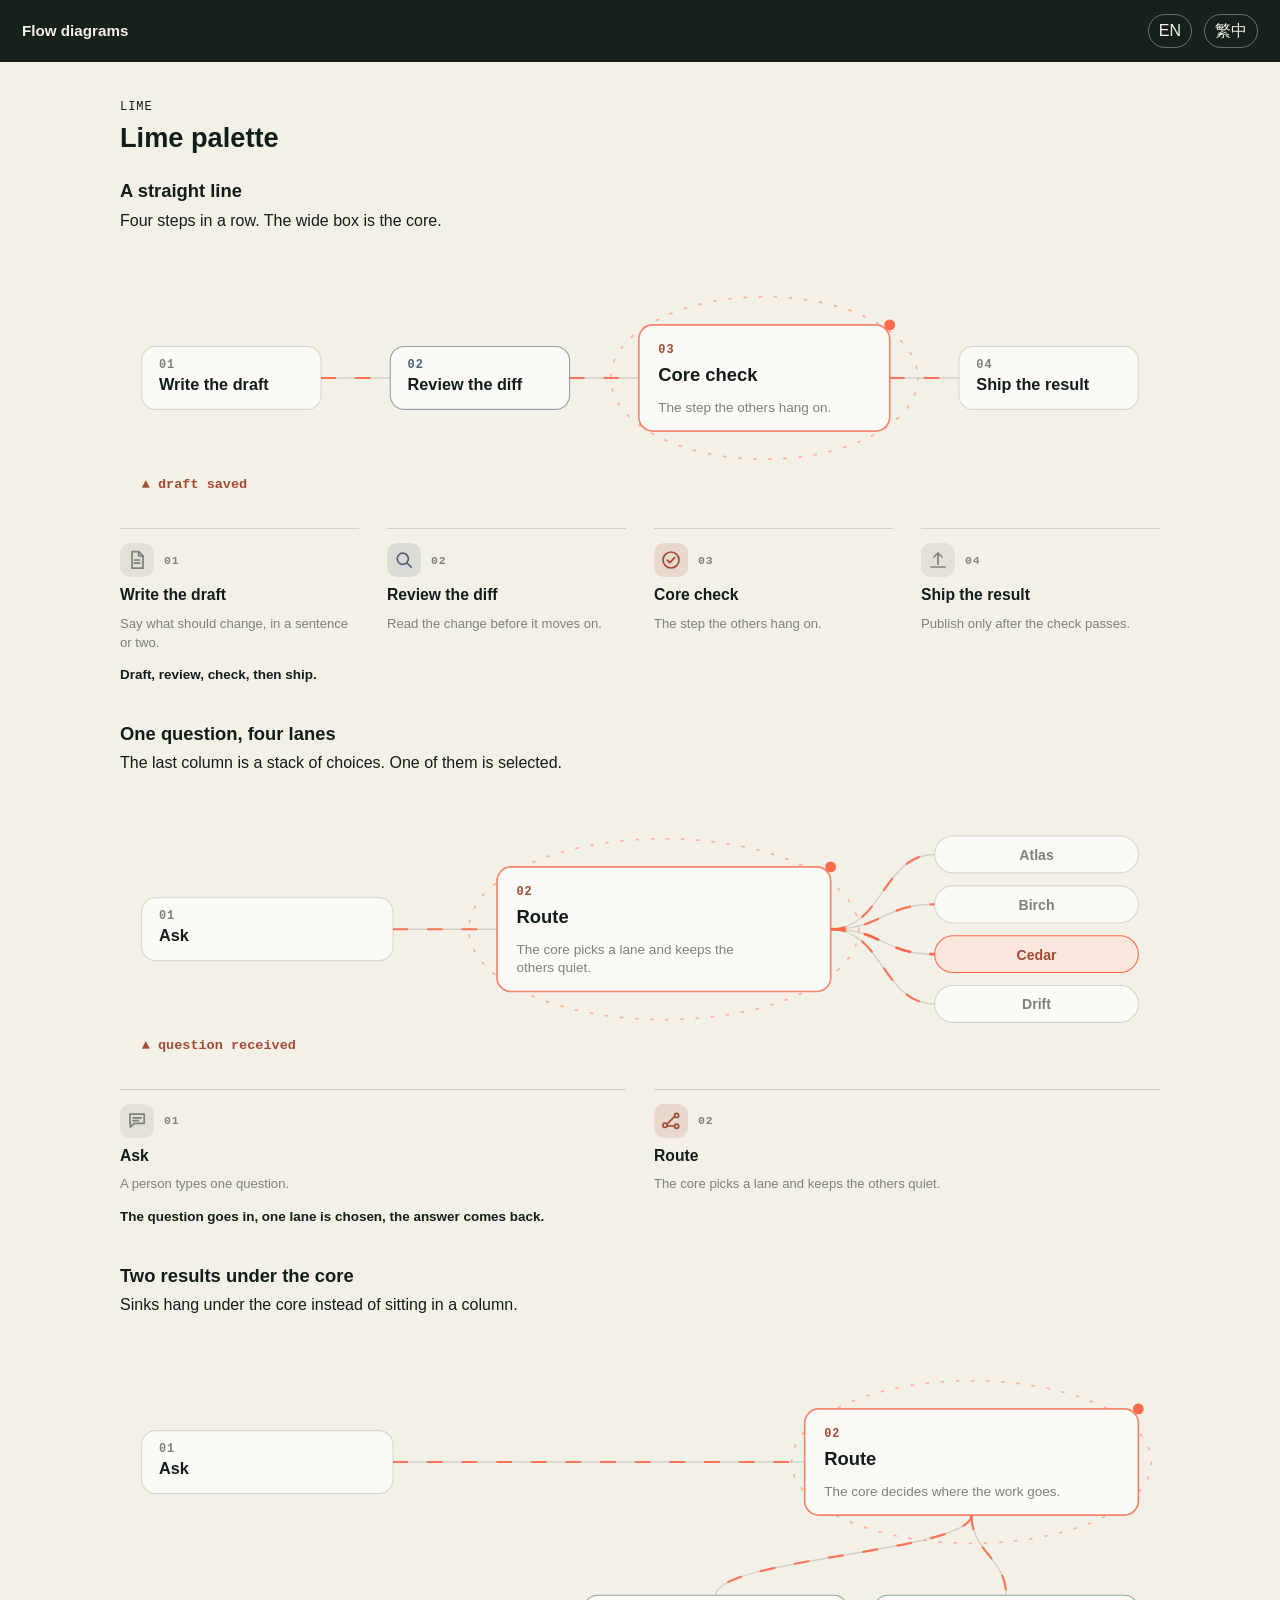
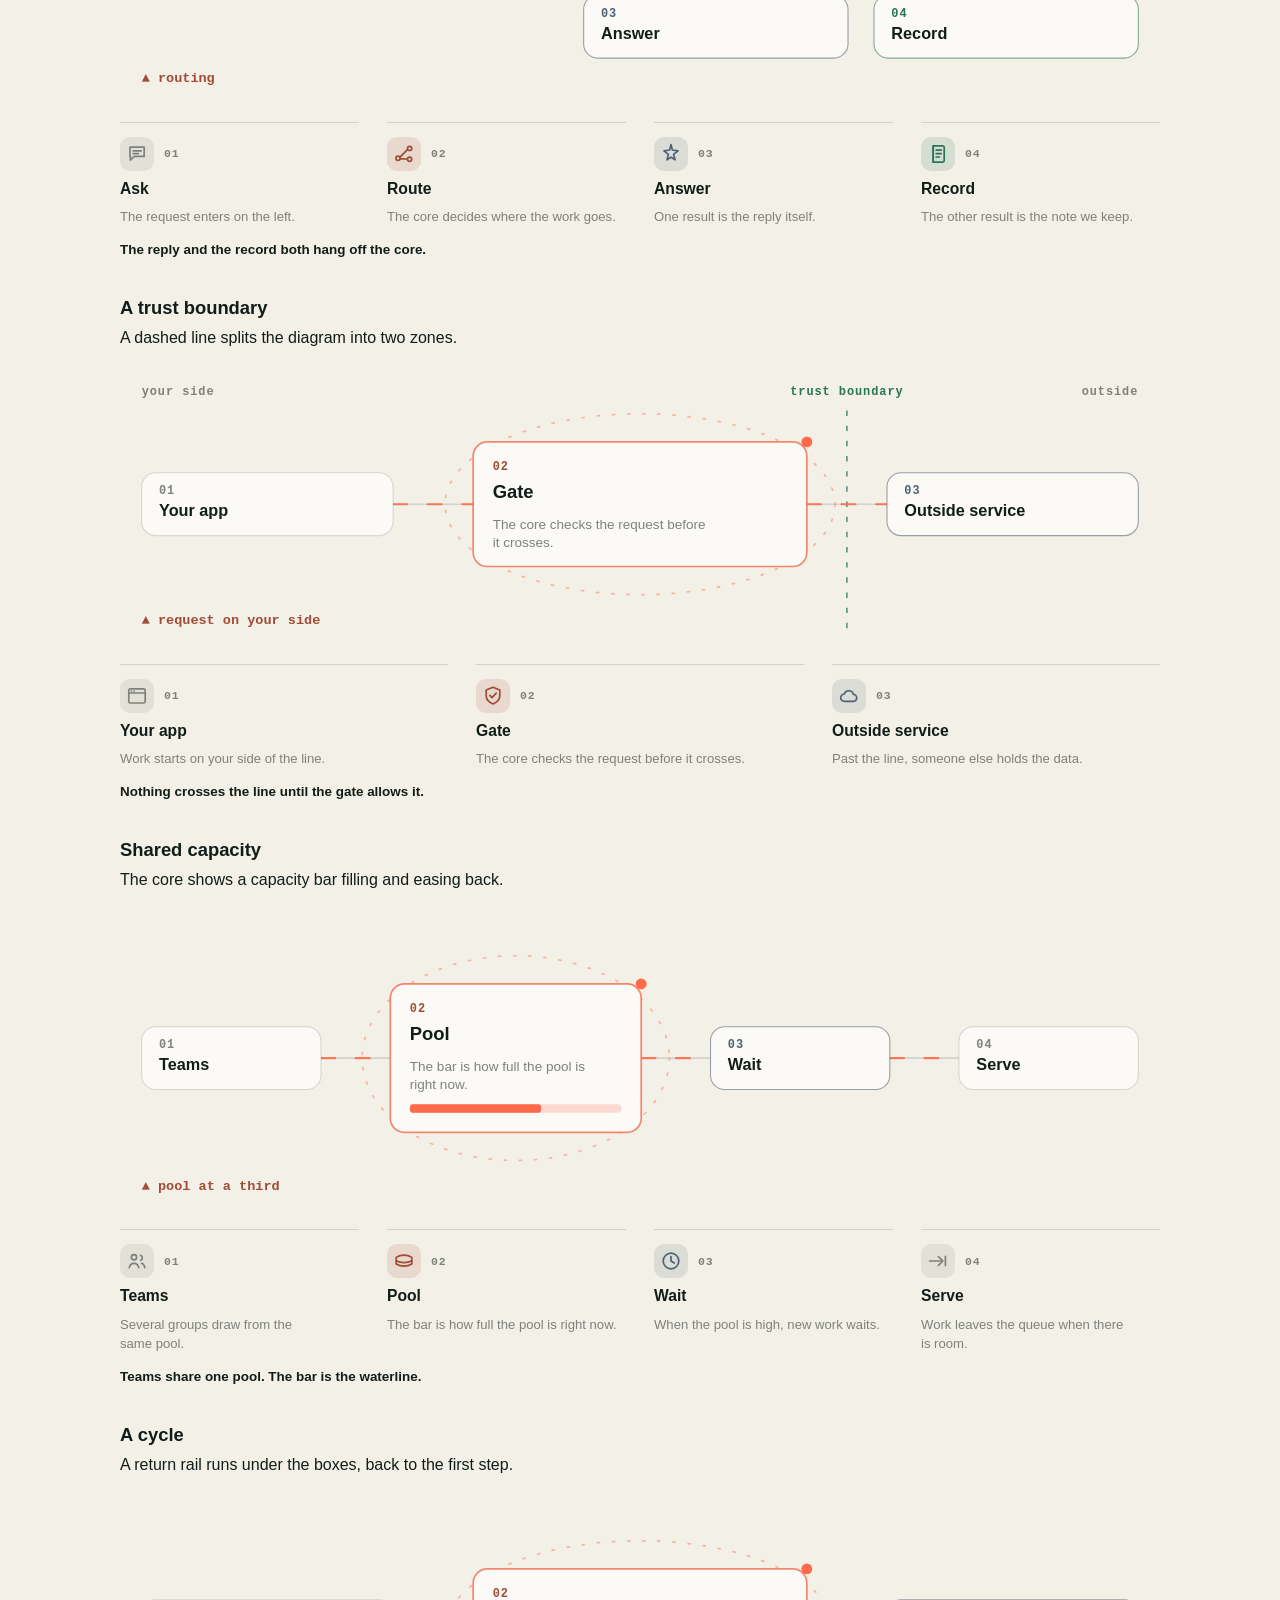
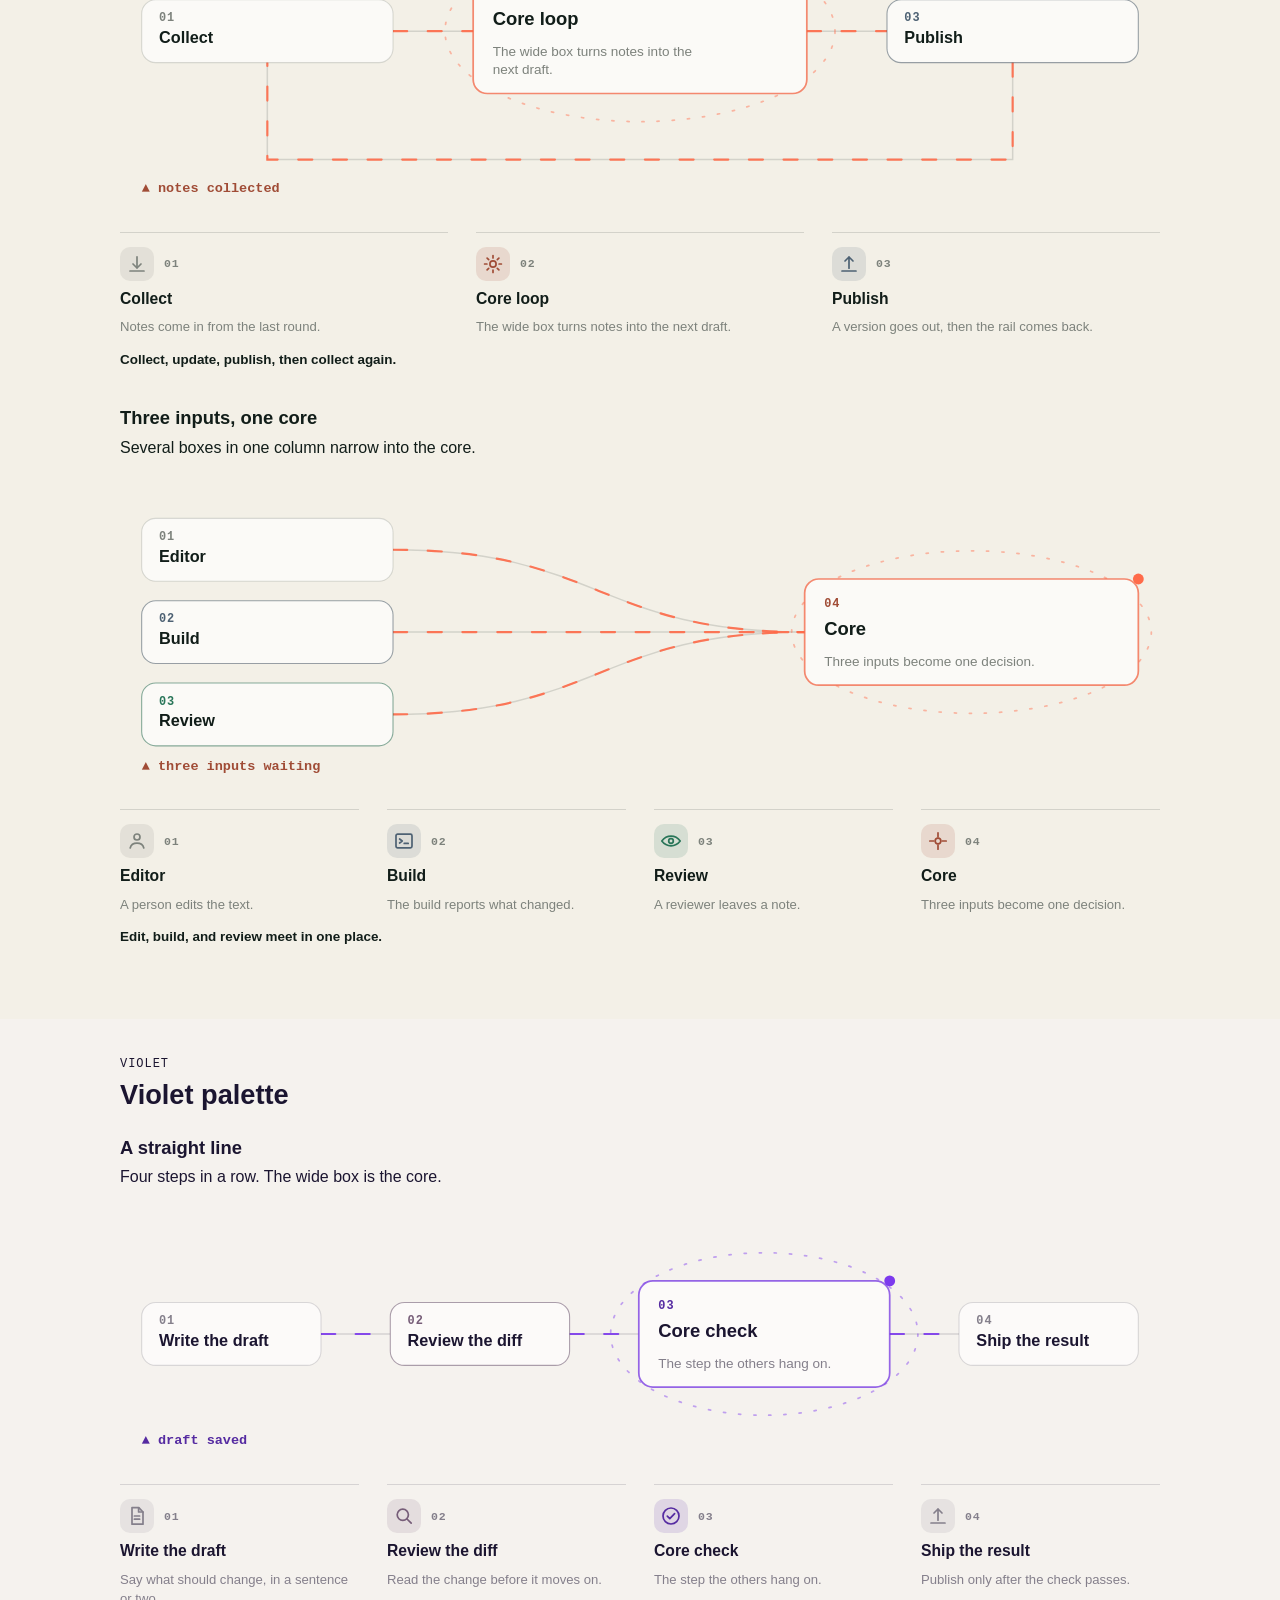
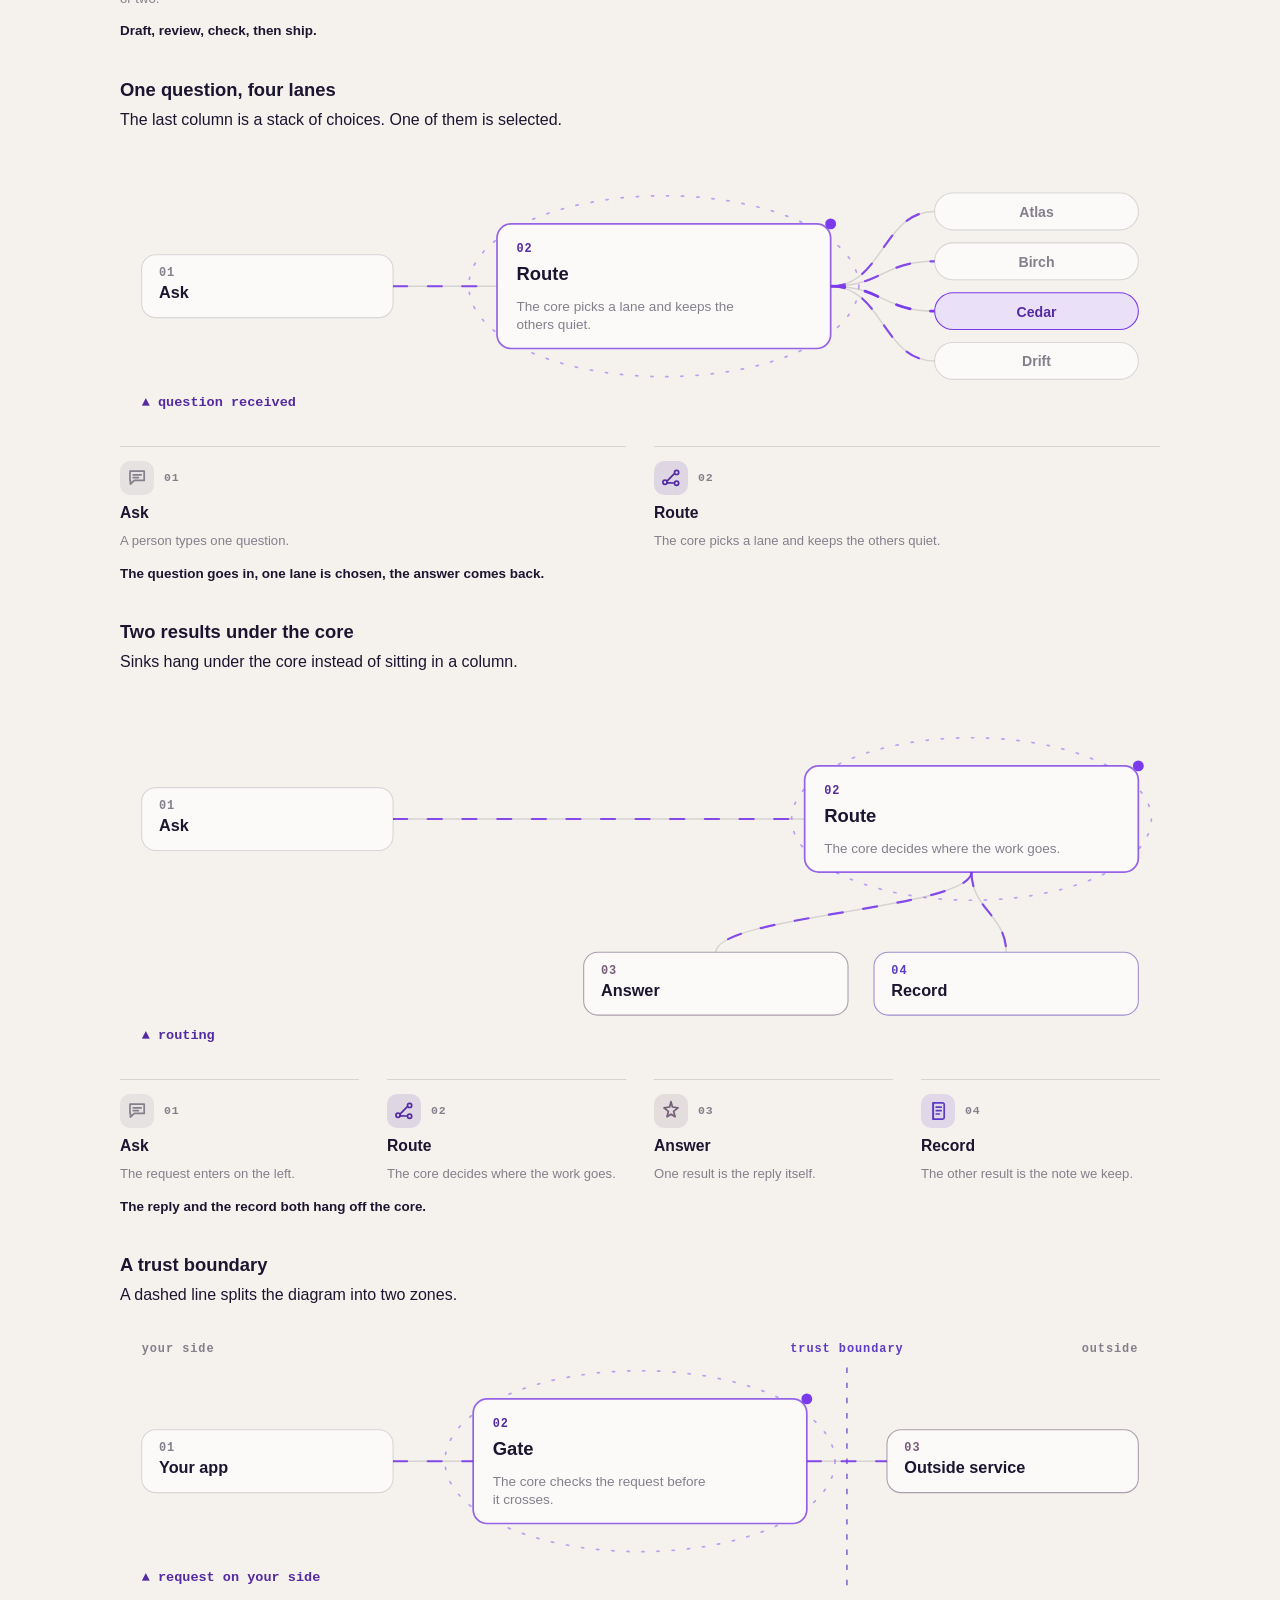
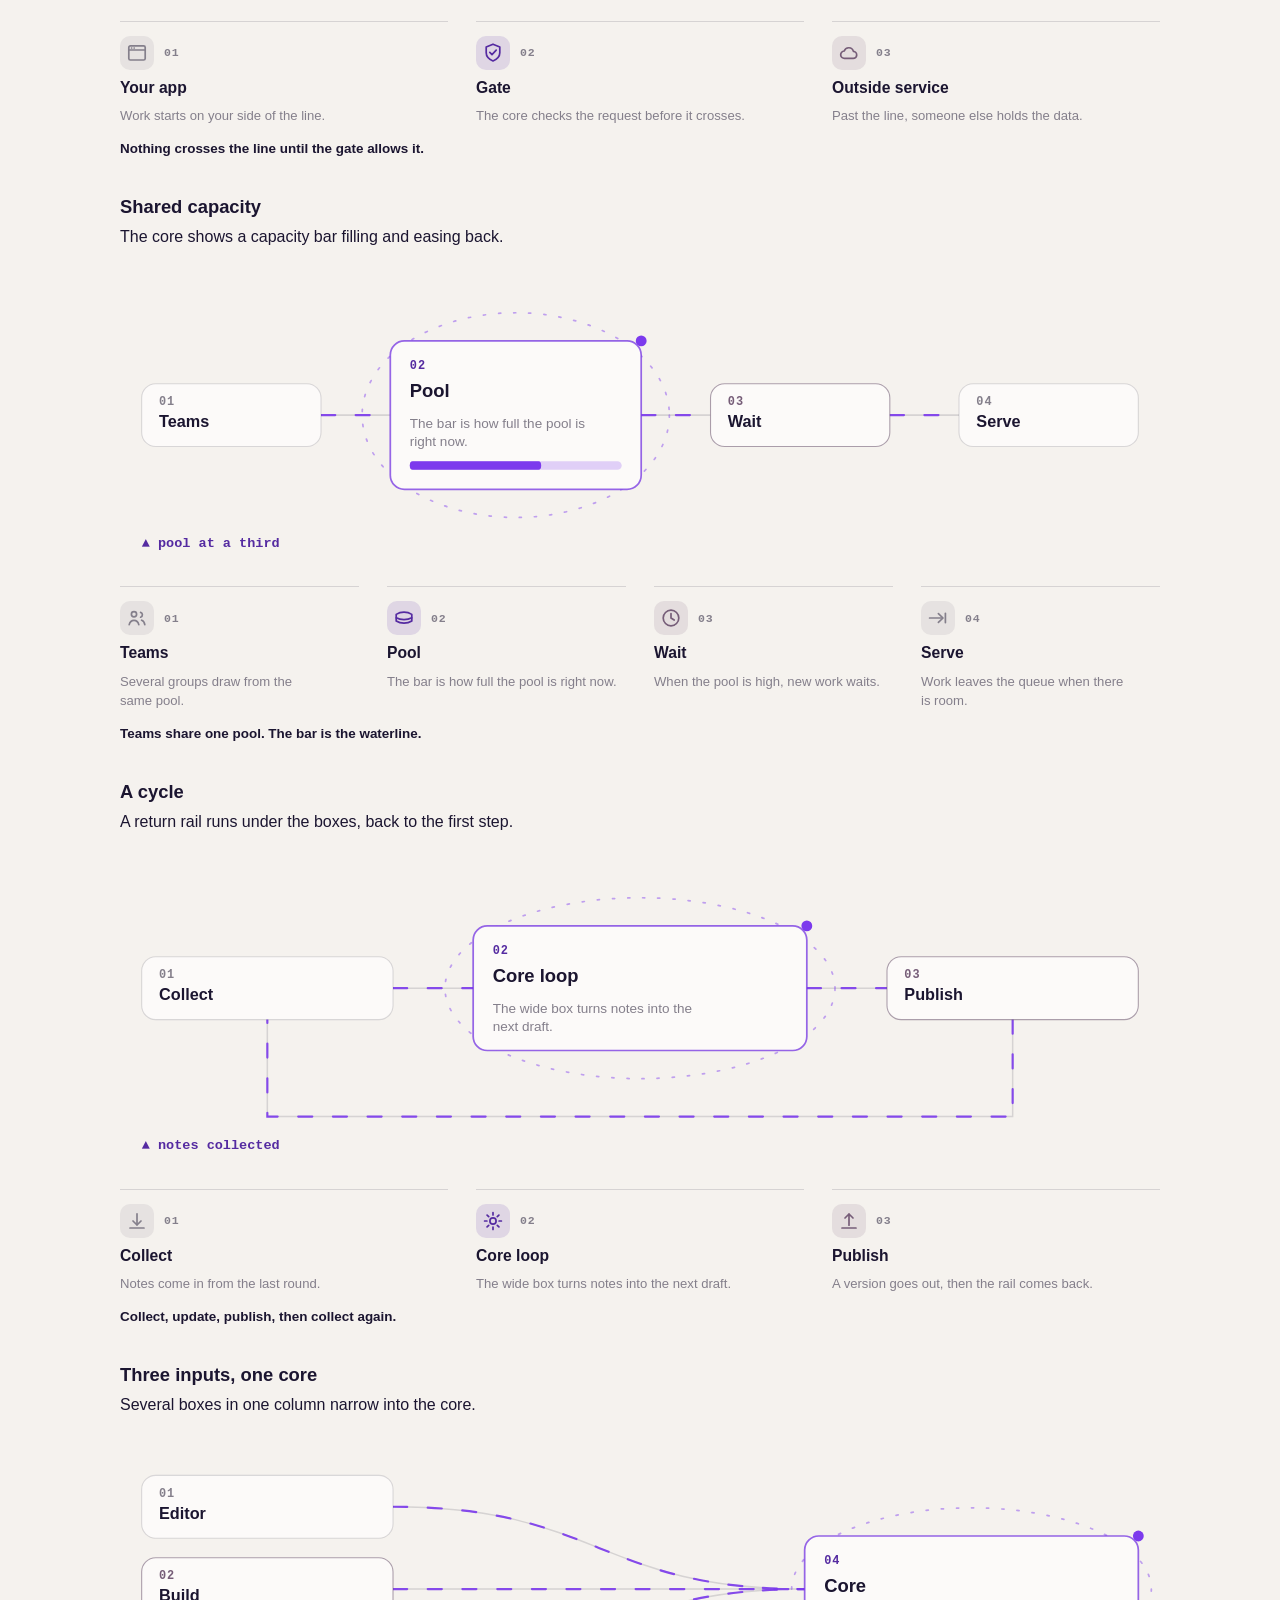
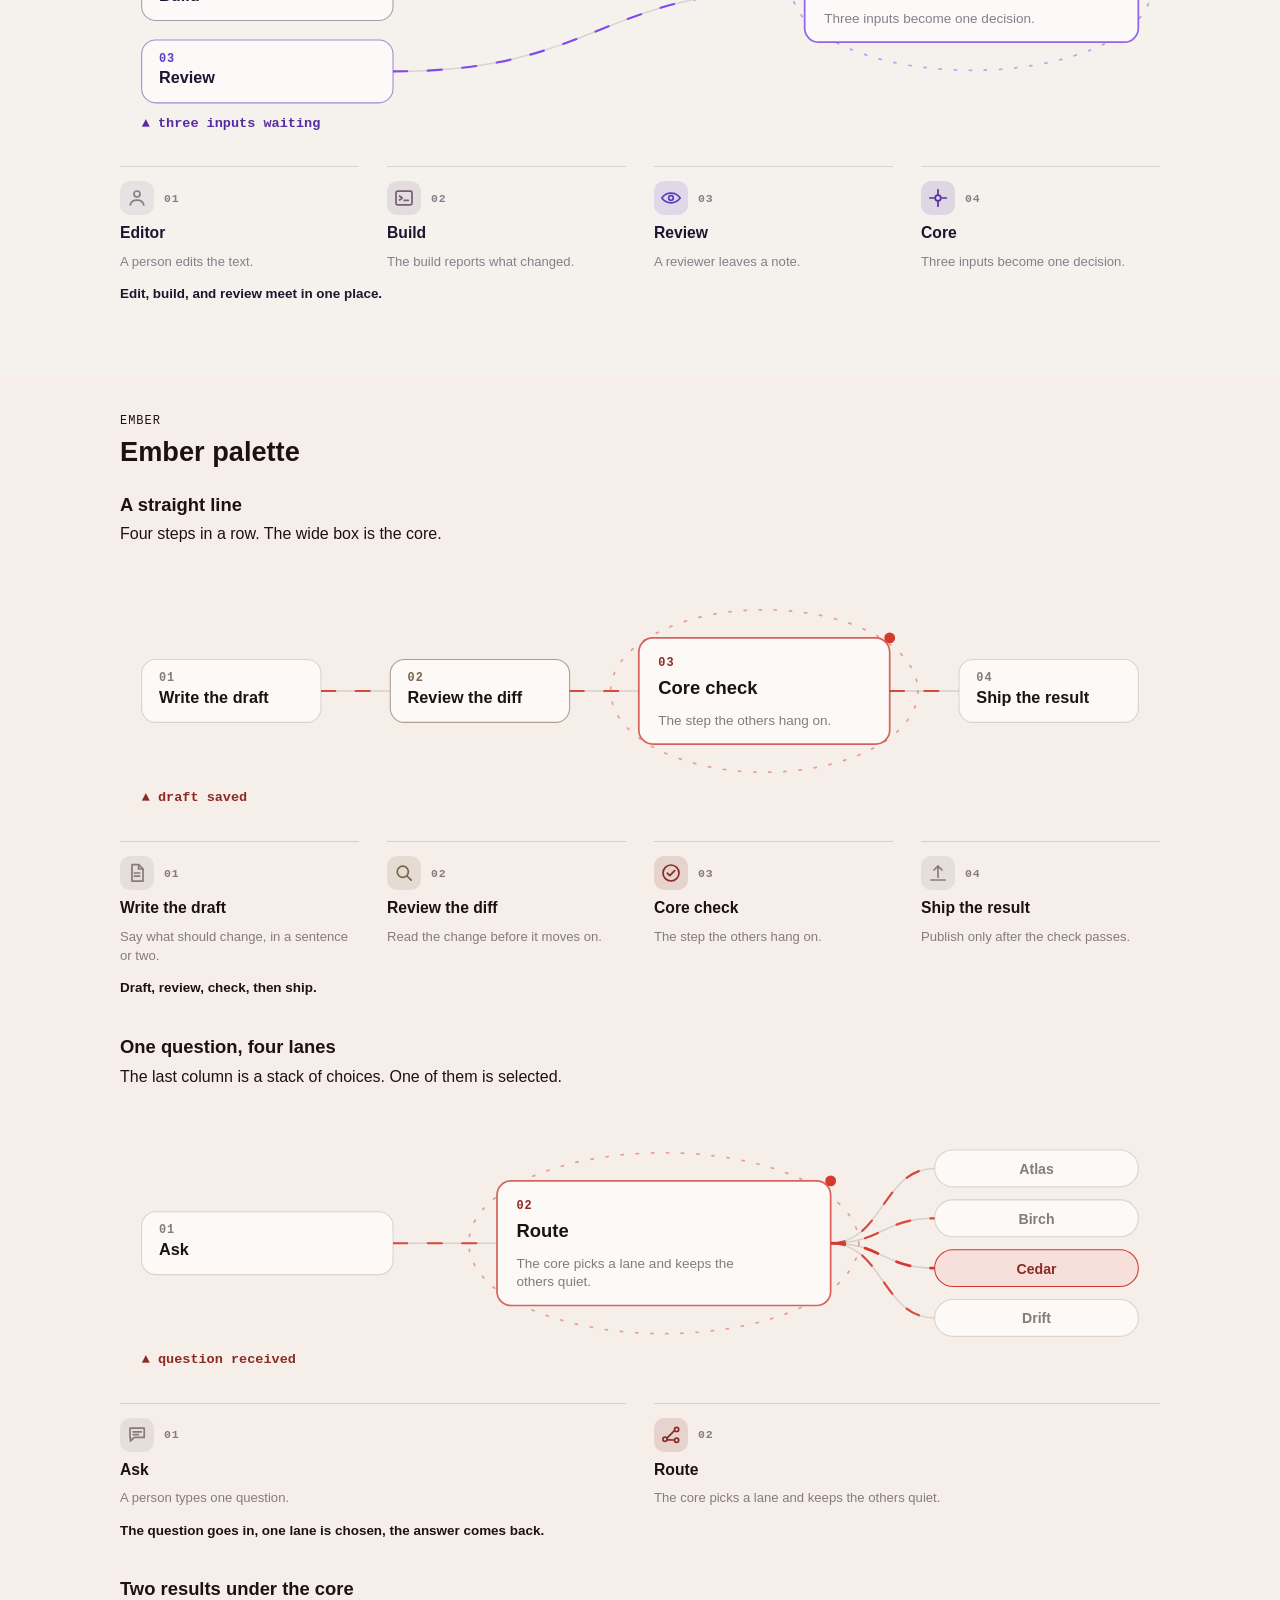
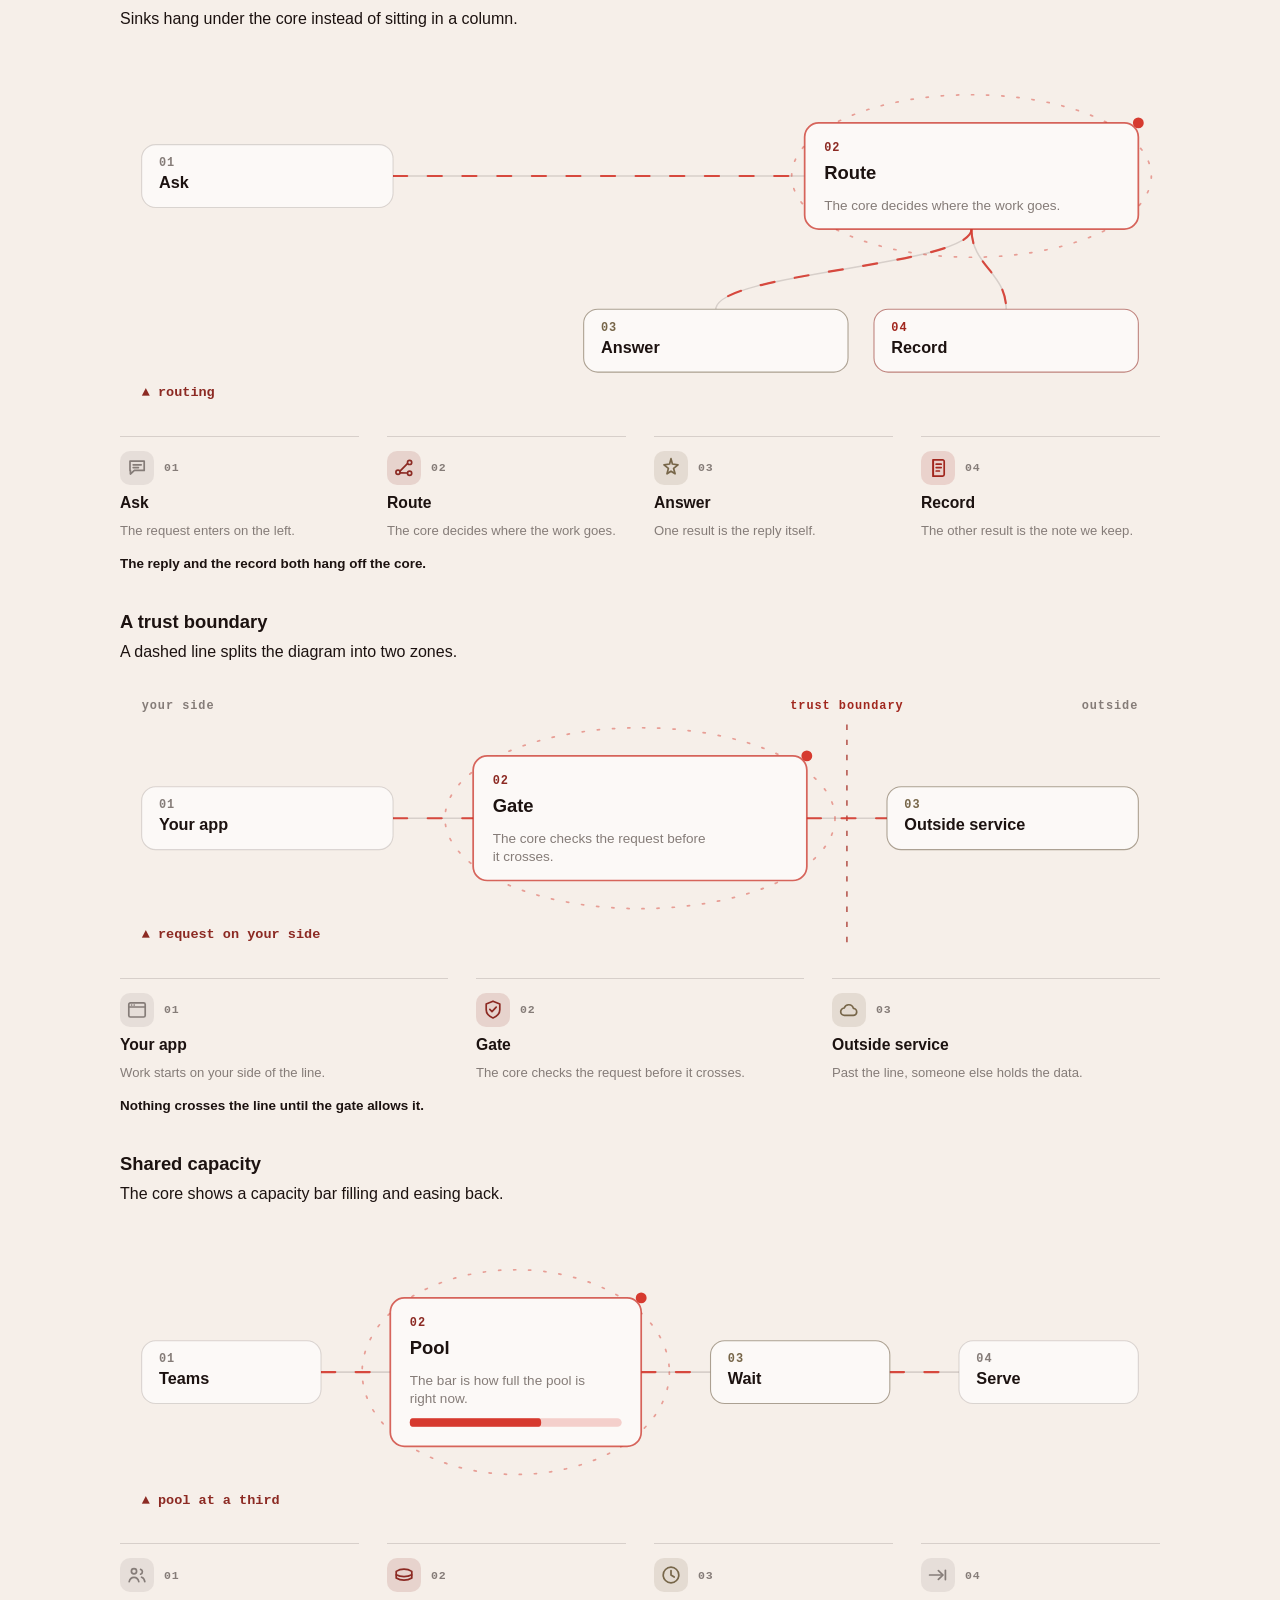
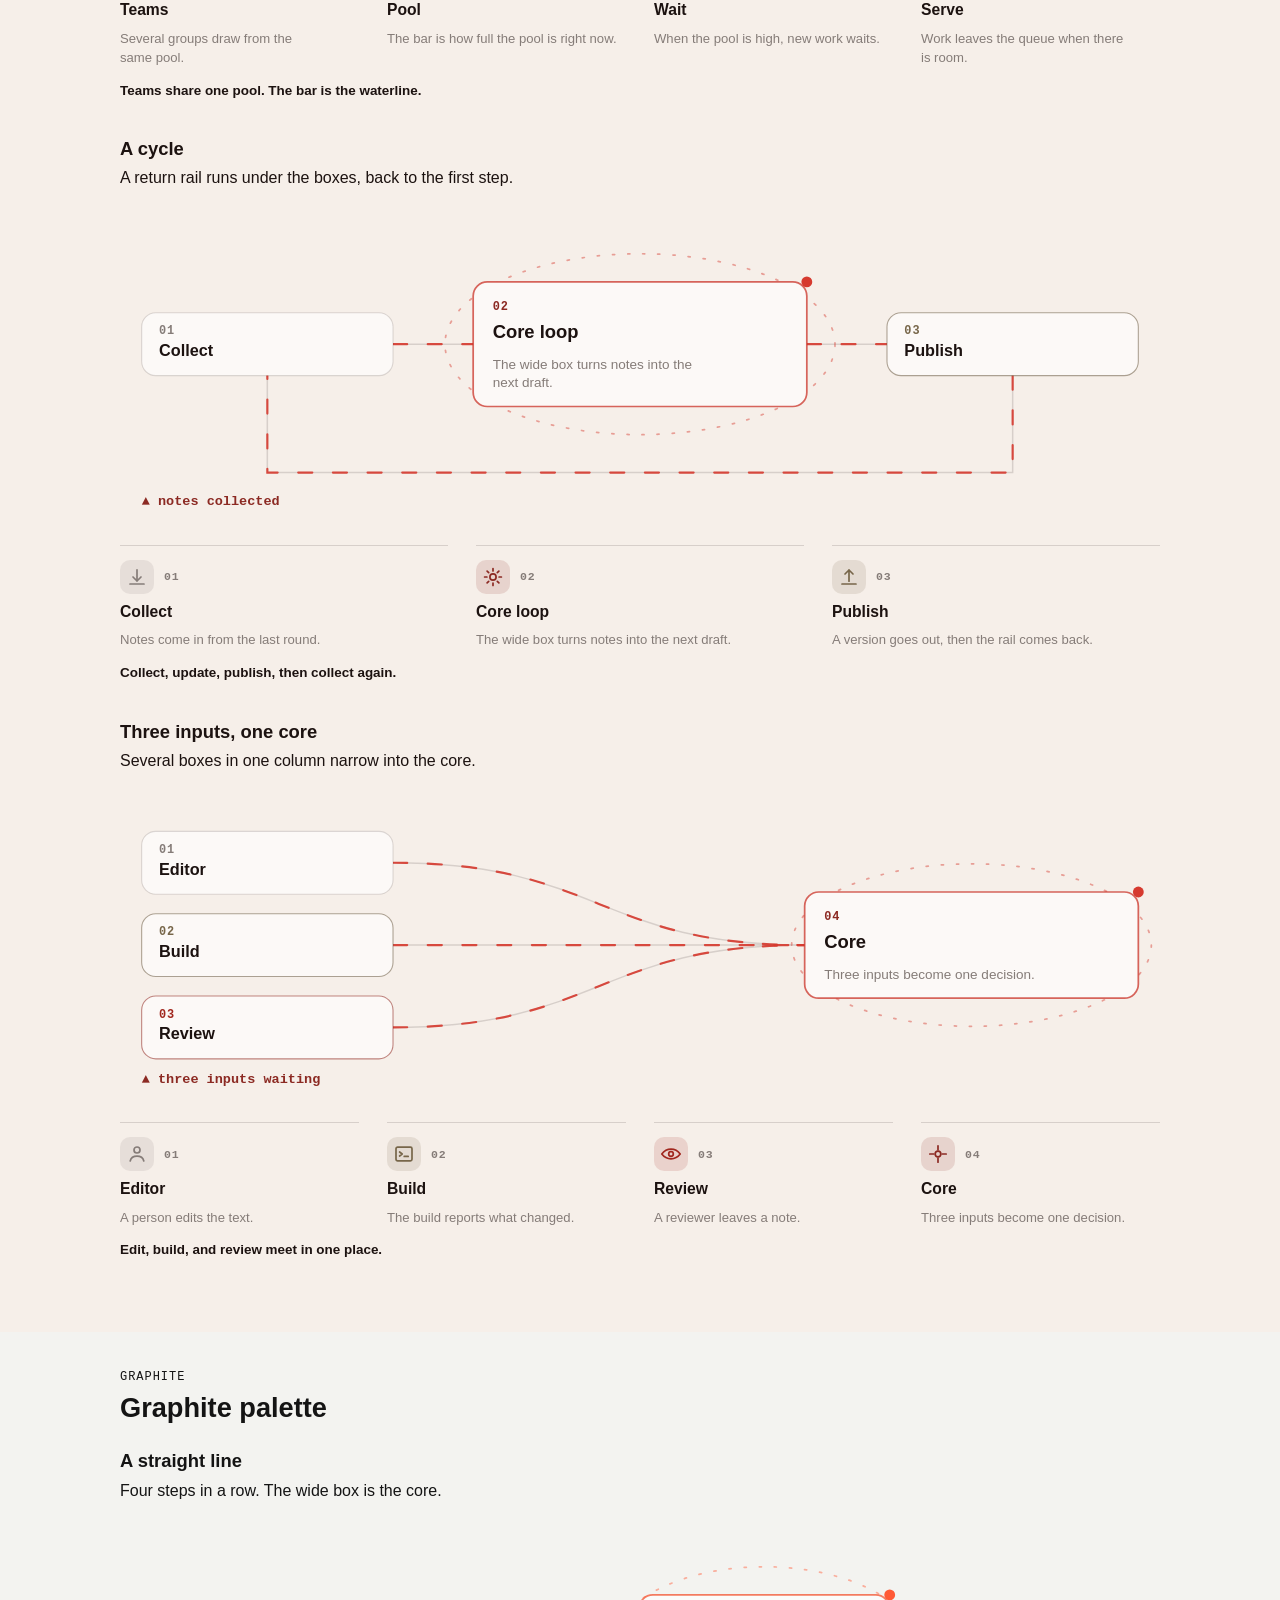
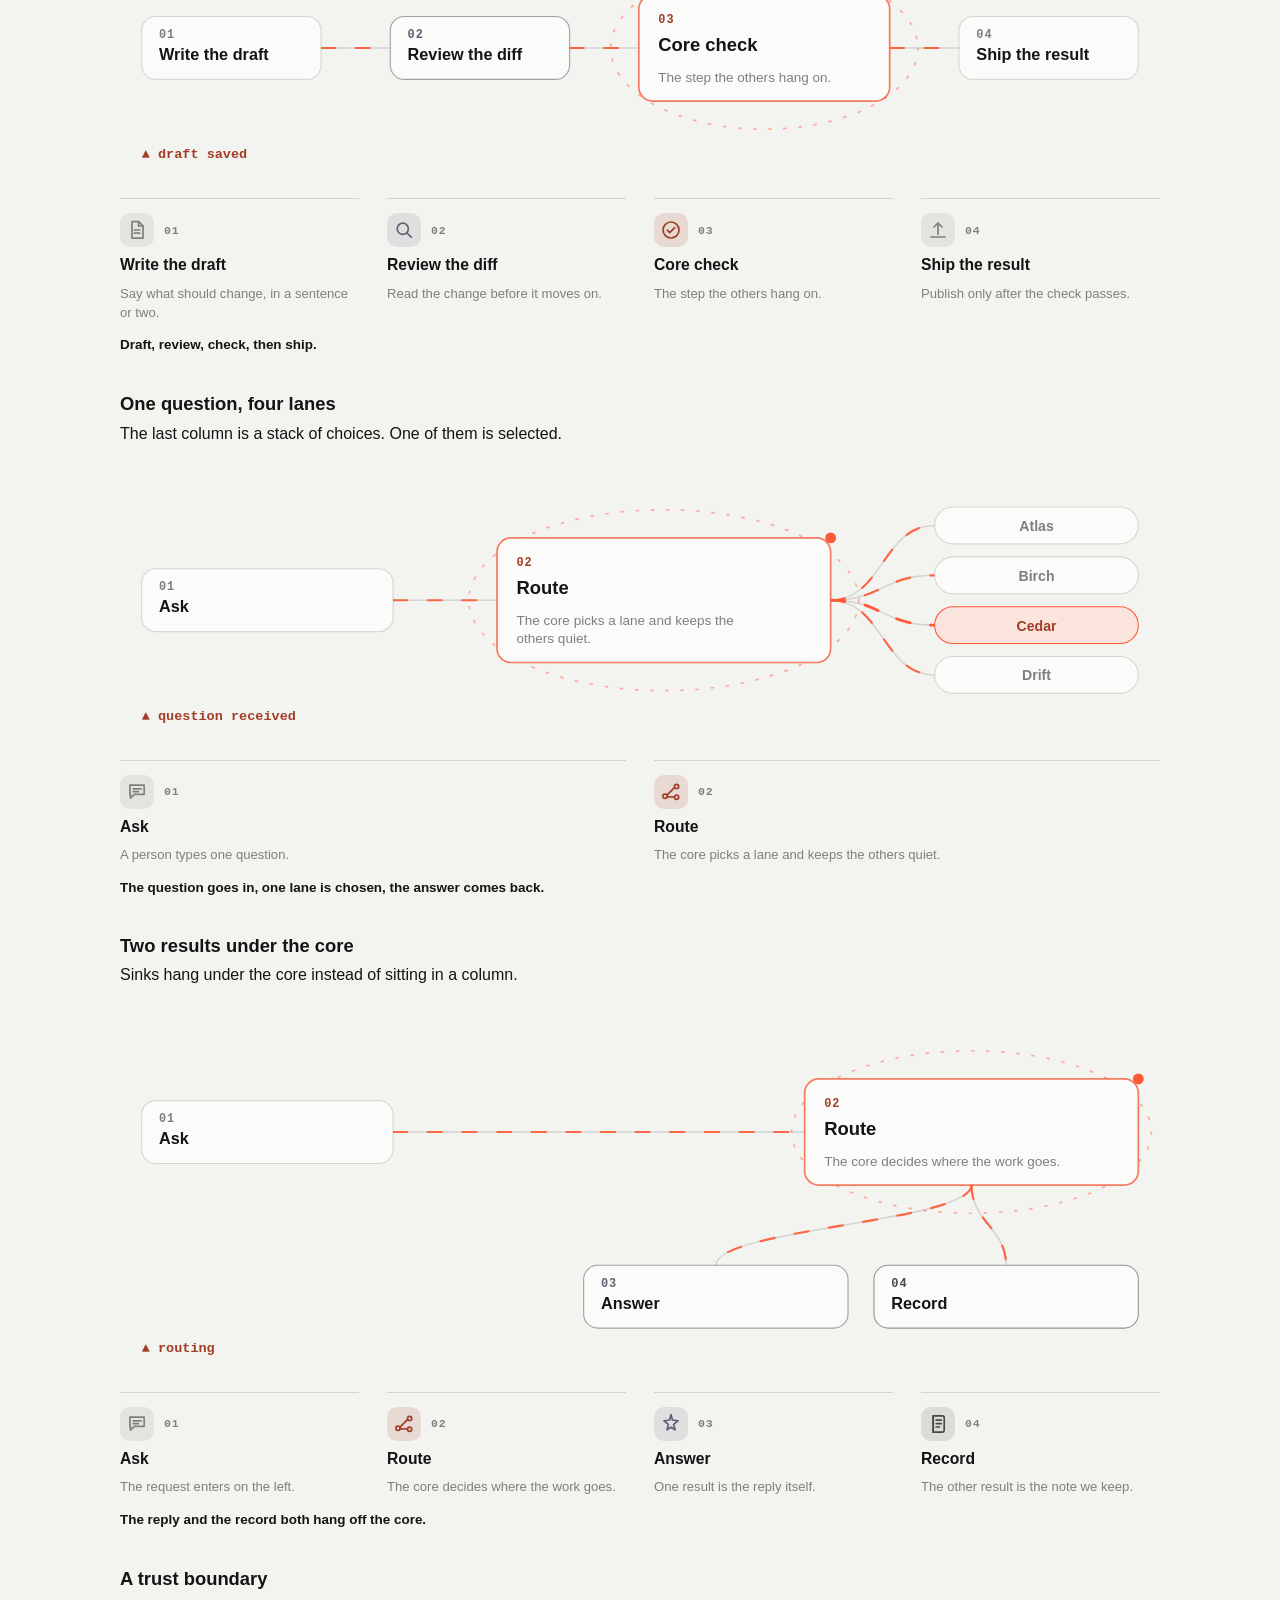
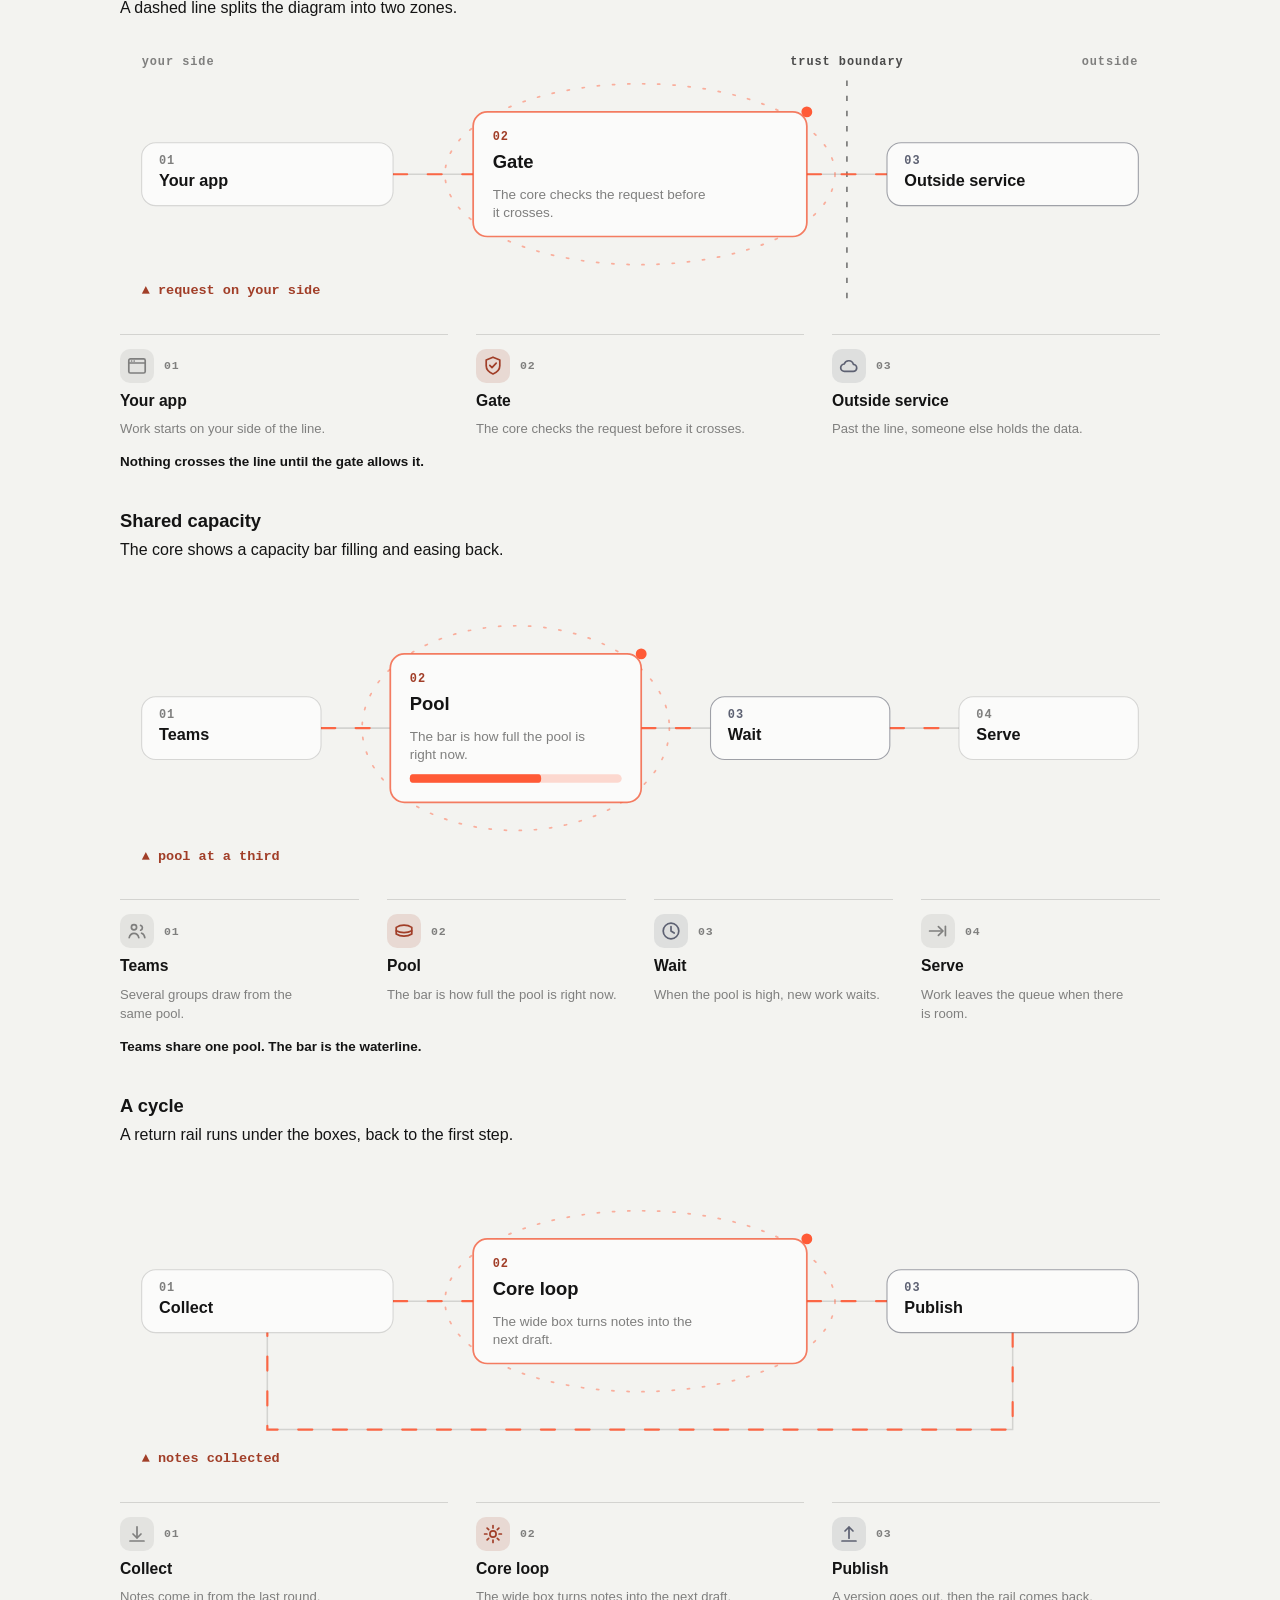
<file: kit/flow-demo.html>
<!doctype html>
<html lang="en" data-lang="en">
<head>
<meta charset="utf-8">
<meta name="viewport" content="width=device-width, initial-scale=1">
<title>Flow diagrams</title>
<link rel="stylesheet" href="flow.css">
<style>
  html[data-lang="en"] .lang-zh,
  html[data-lang="zh"] .lang-en { display: none !important; }
  html[data-only] .palette { display: none; }
  html[data-only="lime"] #lime,
  html[data-only="violet"] #violet,
  html[data-only="ember"] #ember,
  html[data-only="graphite"] #graphite,
  html[data-only="dark"] #dark { display: block; }
  html[data-shot="status"] .palette { display: none; }
  html[data-shot="status"] #lime { display: block; }
  html[data-shot="status"] #lime .layout:not(.layout-chain) { display: none; }
  body {
    margin: 0;
    background: #e7e4dc;
    color: #17211c;
    font-family: Inter, ui-sans-serif, -apple-system, BlinkMacSystemFont, "Segoe UI", "PingFang TC", "Noto Sans CJK TC", "Noto Sans TC", "Microsoft JhengHei", sans-serif;
    line-height: 1.5;
  }
  .bar {
    display: flex;
    align-items: center;
    gap: 12px;
    padding: 14px 22px;
    background: #17211c;
    color: #f4f1e8;
  }
  .bar strong { font-size: 0.95rem; }
  .bar button {
    margin-left: auto;
    border: 1px solid rgba(255,255,255,0.35);
    background: transparent;
    color: inherit;
    border-radius: 999px;
    padding: 4px 10px;
    font: inherit;
  }
  .bar button + button { margin-left: 0; }
  .palette {
    --paper-strong: color-mix(in srgb, var(--paper) 35%, #fff);
    --line: color-mix(in srgb, var(--ink) 14%, transparent);
    --ink-faint: color-mix(in srgb, var(--ink) 52%, var(--paper));
    background: var(--paper);
    color: var(--ink);
  }
  .palette .fd {
    --fd-surface: var(--paper-strong);
    --fd-edge: var(--line);
    --fd-text: var(--ink);
    --fd-faint: var(--ink-faint);
    --fd-accent: var(--signal);
    --fd-accent-ink: color-mix(in srgb, var(--signal) 60%, var(--ink));
    --fd-warn: var(--kicker);
    --fd-info: color-mix(in srgb, var(--accent-2) 40%, var(--ink));
    --fd-font: inherit;
    --fd-mono: ui-monospace, SFMono-Regular, Menlo, Consolas, monospace;
  }
  #dark {
    --ink: #e7f2ec;
    --paper: #0b100f;
    background: #0b100f;
    color: #e7f2ec;
  }
  #dark .fd {
    --fd-surface: #141c1a;
    --fd-edge: #3c524c;
    --fd-text: #e7f2ec;
    --fd-faint: #9aafa6;
    --fd-accent: #3dcc9a;
    --fd-accent-ink: #3dcc9a;
    --fd-warn: #e3c15a;
    --fd-info: #9eb7ff;
  }
  .wrap { max-width: 1040px; margin: 0 auto; padding: 36px 22px 72px; }
  .eyebrow {
    margin: 0 0 6px;
    font-family: ui-monospace, SFMono-Regular, Menlo, Consolas, monospace;
    font-size: 0.75rem;
    letter-spacing: 0.08em;
    text-transform: uppercase;
  }
  h2 { margin: 0 0 8px; font-size: 1.7rem; line-height: 1.2; }
  h3 { margin: 2.2rem 0 0.25rem; font-size: 1.15rem; }
  .layout > p { margin: 0; max-width: 62ch; }
  .layout:first-of-type h3 { margin-top: 1.4rem; }
</style>
<script>
(function () {
  var q = new URLSearchParams(location.search);
  var raw = q.get("lang") || "";
  var next = raw === "zh" || raw.indexOf("zh") === 0 ? "zh" : "en";
  document.documentElement.setAttribute("data-lang", next);
  document.documentElement.lang = next === "zh" ? "zh-Hant" : "en";
  if (q.get("only")) document.documentElement.setAttribute("data-only", q.get("only"));
  if (q.get("shot")) document.documentElement.setAttribute("data-shot", q.get("shot"));
})();
function setLang(next) {
  document.documentElement.setAttribute("data-lang", next === "zh" ? "zh" : "en");
  document.documentElement.lang = next === "zh" ? "zh-Hant" : "en";
}
</script>
</head>
<body>
<div class="bar">
  <strong class="lang-en">Flow diagrams</strong>
  <strong class="lang-zh" lang="zh-Hant">流程圖</strong>
  <button type="button" onclick="setLang('en')">EN</button>
  <button type="button" onclick="setLang('zh')">繁中</button>
</div>
<section class="palette" id="lime" style="--ink:#111d19;--paper:#f3f0e7;--accent-2:#a8c7fa;--signal:#ff6b4a;--kicker:#287558"><div class="wrap"><p class="eyebrow"><span class="lang-en">Lime</span><span class="lang-zh" lang="zh-Hant">萊姆</span></p><h2><span class="lang-en">Lime palette</span><span class="lang-zh" lang="zh-Hant">萊姆配色</span></h2><div class="layout layout-chain"><h3 class="lang-en">A straight line</h3><h3 class="lang-zh" lang="zh-Hant">一條直線</h3><p class="lang-en">Four steps in a row. The wide box is the core.</p><p class="lang-zh" lang="zh-Hant">四個步驟排成一列，較寬的那格是核心。</p><figure class="fd lang-en" data-fd="{&quot;columns&quot;:[[0],[1],[2],[3]],&quot;core&quot;:2}"><ol class="fd-legend"><li class="fd-node" data-step="0" data-tone="neutral" data-icon="doc"><span class="fd-head"><span class="fd-chip"></span><span class="fd-step" aria-hidden="true">01</span></span><p class="fd-title">Write the draft</p><p class="fd-note">Say what should change, in a sentence or two.</p><span class="fd-link" aria-hidden="true"></span></li><li class="fd-node" data-step="1" data-tone="info" data-icon="search"><span class="fd-head"><span class="fd-chip"></span><span class="fd-step" aria-hidden="true">02</span></span><p class="fd-title">Review the diff</p><p class="fd-note">Read the change before it moves on.</p><span class="fd-link" aria-hidden="true"></span></li><li class="fd-node" data-step="2" data-tone="accent" data-icon="check"><span class="fd-head"><span class="fd-chip"></span><span class="fd-step" aria-hidden="true">03</span></span><p class="fd-title">Core check</p><p class="fd-note">The step the others hang on.</p><span class="fd-link" aria-hidden="true"></span></li><li class="fd-node" data-step="3" data-tone="neutral" data-icon="upload"><span class="fd-head"><span class="fd-chip"></span><span class="fd-step" aria-hidden="true">04</span></span><p class="fd-title">Ship the result</p><p class="fd-note">Publish only after the check passes.</p></li></ol><ul class="fd-ticks"><li>draft saved</li><li>review in progress</li><li>shipped</li></ul><figcaption>Draft, review, check, then ship.</figcaption></figure><figure class="fd lang-zh" lang="zh-Hant" data-fd="{&quot;columns&quot;:[[0],[1],[2],[3]],&quot;core&quot;:2}"><ol class="fd-legend"><li class="fd-node" data-step="0" data-tone="neutral" data-icon="doc"><span class="fd-head"><span class="fd-chip"></span><span class="fd-step" aria-hidden="true">01</span></span><p class="fd-title">寫下草稿</p><p class="fd-note">用一兩句話寫下這次要改什麼。</p><span class="fd-link" aria-hidden="true"></span></li><li class="fd-node" data-step="1" data-tone="info" data-icon="search"><span class="fd-head"><span class="fd-chip"></span><span class="fd-step" aria-hidden="true">02</span></span><p class="fd-title">審閱差異</p><p class="fd-note">先看過差異，再讓它往下走。</p><span class="fd-link" aria-hidden="true"></span></li><li class="fd-node" data-step="2" data-tone="accent" data-icon="check"><span class="fd-head"><span class="fd-chip"></span><span class="fd-step" aria-hidden="true">03</span></span><p class="fd-title">核心檢查</p><p class="fd-note">其他步驟圍著的那一步。</p><span class="fd-link" aria-hidden="true"></span></li><li class="fd-node" data-step="3" data-tone="neutral" data-icon="upload"><span class="fd-head"><span class="fd-chip"></span><span class="fd-step" aria-hidden="true">04</span></span><p class="fd-title">送出結果</p><p class="fd-note">檢查通過之後才送出。</p></li></ol><ul class="fd-ticks"><li>草稿已存</li><li>正在審閱</li><li>已經送出</li></ul><figcaption>先起草，再審閱，檢查通過後送出。</figcaption></figure></div><div class="layout layout-lanes"><h3 class="lang-en">One question, four lanes</h3><h3 class="lang-zh" lang="zh-Hant">一個問題，四條路</h3><p class="lang-en">The last column is a stack of choices. One of them is selected.</p><p class="lang-zh" lang="zh-Hant">最後一欄是一疊選項，其中一個被選中。</p><figure class="fd lang-en" data-fd="{&quot;columns&quot;:[[0],[1]],&quot;core&quot;:1,&quot;lanes&quot;:[&quot;Atlas&quot;,&quot;Birch&quot;,&quot;Cedar&quot;,&quot;Drift&quot;],&quot;selectedLane&quot;:2}"><ol class="fd-legend"><li class="fd-node" data-step="0" data-tone="neutral" data-icon="chat"><span class="fd-head"><span class="fd-chip"></span><span class="fd-step" aria-hidden="true">01</span></span><p class="fd-title">Ask</p><p class="fd-note">A person types one question.</p><span class="fd-link" aria-hidden="true"></span></li><li class="fd-node" data-step="1" data-tone="accent" data-icon="route"><span class="fd-head"><span class="fd-chip"></span><span class="fd-step" aria-hidden="true">02</span></span><p class="fd-title">Route</p><p class="fd-note">The core picks a lane and keeps the others quiet.</p></li></ol><ul class="fd-ticks"><li>question received</li><li>lane chosen</li><li>answer on the way</li></ul><figcaption>The question goes in, one lane is chosen, the answer comes back.</figcaption></figure><figure class="fd lang-zh" lang="zh-Hant" data-fd="{&quot;columns&quot;:[[0],[1]],&quot;core&quot;:1,&quot;lanes&quot;:[&quot;Atlas&quot;,&quot;Birch&quot;,&quot;Cedar&quot;,&quot;Drift&quot;],&quot;selectedLane&quot;:2}"><ol class="fd-legend"><li class="fd-node" data-step="0" data-tone="neutral" data-icon="chat"><span class="fd-head"><span class="fd-chip"></span><span class="fd-step" aria-hidden="true">01</span></span><p class="fd-title">提出問題</p><p class="fd-note">有人輸入一個問題。</p><span class="fd-link" aria-hidden="true"></span></li><li class="fd-node" data-step="1" data-tone="accent" data-icon="route"><span class="fd-head"><span class="fd-chip"></span><span class="fd-step" aria-hidden="true">02</span></span><p class="fd-title">決定路線</p><p class="fd-note">核心挑一條路，其餘先安靜。</p></li></ol><ul class="fd-ticks"><li>已收到問題</li><li>已選定路線</li><li>回答正在送來</li></ul><figcaption>問題進去，選定一條路，回答再回來。</figcaption></figure></div><div class="layout layout-sinks"><h3 class="lang-en">Two results under the core</h3><h3 class="lang-zh" lang="zh-Hant">核心下方的兩個結果</h3><p class="lang-en">Sinks hang under the core instead of sitting in a column.</p><p class="lang-zh" lang="zh-Hant">這兩個結果掛在核心下方，不佔左右的欄。</p><figure class="fd lang-en" data-fd="{&quot;columns&quot;:[[0],[1]],&quot;core&quot;:1,&quot;sinks&quot;:[2,3]}"><ol class="fd-legend"><li class="fd-node" data-step="0" data-tone="neutral" data-icon="chat"><span class="fd-head"><span class="fd-chip"></span><span class="fd-step" aria-hidden="true">01</span></span><p class="fd-title">Ask</p><p class="fd-note">The request enters on the left.</p><span class="fd-link" aria-hidden="true"></span></li><li class="fd-node" data-step="1" data-tone="accent" data-icon="route"><span class="fd-head"><span class="fd-chip"></span><span class="fd-step" aria-hidden="true">02</span></span><p class="fd-title">Route</p><p class="fd-note">The core decides where the work goes.</p><span class="fd-link" aria-hidden="true"></span></li><li class="fd-node" data-step="2" data-tone="info" data-icon="spark"><span class="fd-head"><span class="fd-chip"></span><span class="fd-step" aria-hidden="true">03</span></span><p class="fd-title">Answer</p><p class="fd-note">One result is the reply itself.</p><span class="fd-link" aria-hidden="true"></span></li><li class="fd-node" data-step="3" data-tone="warn" data-icon="ledger"><span class="fd-head"><span class="fd-chip"></span><span class="fd-step" aria-hidden="true">04</span></span><p class="fd-title">Record</p><p class="fd-note">The other result is the note we keep.</p></li></ol><ul class="fd-ticks"><li>routing</li><li>answer ready</li><li>record stored</li></ul><figcaption>The reply and the record both hang off the core.</figcaption></figure><figure class="fd lang-zh" lang="zh-Hant" data-fd="{&quot;columns&quot;:[[0],[1]],&quot;core&quot;:1,&quot;sinks&quot;:[2,3]}"><ol class="fd-legend"><li class="fd-node" data-step="0" data-tone="neutral" data-icon="chat"><span class="fd-head"><span class="fd-chip"></span><span class="fd-step" aria-hidden="true">01</span></span><p class="fd-title">提出問題</p><p class="fd-note">請求從左邊進來。</p><span class="fd-link" aria-hidden="true"></span></li><li class="fd-node" data-step="1" data-tone="accent" data-icon="route"><span class="fd-head"><span class="fd-chip"></span><span class="fd-step" aria-hidden="true">02</span></span><p class="fd-title">決定路線</p><p class="fd-note">核心決定工作要往哪裡去。</p><span class="fd-link" aria-hidden="true"></span></li><li class="fd-node" data-step="2" data-tone="info" data-icon="spark"><span class="fd-head"><span class="fd-chip"></span><span class="fd-step" aria-hidden="true">03</span></span><p class="fd-title">產生回答</p><p class="fd-note">其中一個結果是回答本身。</p><span class="fd-link" aria-hidden="true"></span></li><li class="fd-node" data-step="3" data-tone="warn" data-icon="ledger"><span class="fd-head"><span class="fd-chip"></span><span class="fd-step" aria-hidden="true">04</span></span><p class="fd-title">留下紀錄</p><p class="fd-note">另一個結果是留下來的紀錄。</p></li></ol><ul class="fd-ticks"><li>正在決定路線</li><li>回答已好</li><li>紀錄已留下</li></ul><figcaption>回答和紀錄都掛在核心下面。</figcaption></figure></div><div class="layout layout-boundary"><h3 class="lang-en">A trust boundary</h3><h3 class="lang-zh" lang="zh-Hant">一道信任界線</h3><p class="lang-en">A dashed line splits the diagram into two zones.</p><p class="lang-zh" lang="zh-Hant">虛線把圖分成界線兩邊。</p><figure class="fd lang-en" data-fd="{&quot;columns&quot;:[[0],[1],[2]],&quot;core&quot;:1,&quot;boundaryAfter&quot;:1}"><ol class="fd-legend"><li class="fd-node" data-step="0" data-tone="neutral" data-icon="window"><span class="fd-head"><span class="fd-chip"></span><span class="fd-step" aria-hidden="true">01</span></span><p class="fd-title">Your app</p><p class="fd-note">Work starts on your side of the line.</p><span class="fd-link" aria-hidden="true"></span></li><li class="fd-node" data-step="1" data-tone="accent" data-icon="shield"><span class="fd-head"><span class="fd-chip"></span><span class="fd-step" aria-hidden="true">02</span></span><p class="fd-title">Gate</p><p class="fd-note">The core checks the request before it crosses.</p><span class="fd-link" aria-hidden="true"></span></li><li class="fd-node" data-step="2" data-tone="info" data-icon="cloud"><span class="fd-head"><span class="fd-chip"></span><span class="fd-step" aria-hidden="true">03</span></span><p class="fd-title">Outside service</p><p class="fd-note">Past the line, someone else holds the data.</p></li></ol><ul class="fd-ticks"><li>request on your side</li><li>gate open</li><li>outside service reached</li></ul><ul class="fd-zones"><li>your side</li><li>trust boundary</li><li>outside</li></ul><figcaption>Nothing crosses the line until the gate allows it.</figcaption></figure><figure class="fd lang-zh" lang="zh-Hant" data-fd="{&quot;columns&quot;:[[0],[1],[2]],&quot;core&quot;:1,&quot;boundaryAfter&quot;:1}"><ol class="fd-legend"><li class="fd-node" data-step="0" data-tone="neutral" data-icon="window"><span class="fd-head"><span class="fd-chip"></span><span class="fd-step" aria-hidden="true">01</span></span><p class="fd-title">你的程式</p><p class="fd-note">工作從界線的這一側開始。</p><span class="fd-link" aria-hidden="true"></span></li><li class="fd-node" data-step="1" data-tone="accent" data-icon="shield"><span class="fd-head"><span class="fd-chip"></span><span class="fd-step" aria-hidden="true">02</span></span><p class="fd-title">閘門</p><p class="fd-note">核心先檢查，才讓請求跨過去。</p><span class="fd-link" aria-hidden="true"></span></li><li class="fd-node" data-step="2" data-tone="info" data-icon="cloud"><span class="fd-head"><span class="fd-chip"></span><span class="fd-step" aria-hidden="true">03</span></span><p class="fd-title">外部服務</p><p class="fd-note">過了界線，資料在別人那裡。</p></li></ol><ul class="fd-ticks"><li>請求還在你這一側</li><li>閘門打開</li><li>已接到外部服務</li></ul><ul class="fd-zones"><li>你這一側</li><li>信任界線</li><li>外部</li></ul><figcaption>閘門允許之前，沒有東西跨過界線。</figcaption></figure></div><div class="layout layout-meter"><h3 class="lang-en">Shared capacity</h3><h3 class="lang-zh" lang="zh-Hant">共享的容量</h3><p class="lang-en">The core shows a capacity bar filling and easing back.</p><p class="lang-zh" lang="zh-Hant">核心裡有一條容量條，會填滿再退回來。</p><figure class="fd lang-en" data-fd="{&quot;columns&quot;:[[0],[1],[2],[3]],&quot;core&quot;:1,&quot;meter&quot;:true}"><ol class="fd-legend"><li class="fd-node" data-step="0" data-tone="neutral" data-icon="people"><span class="fd-head"><span class="fd-chip"></span><span class="fd-step" aria-hidden="true">01</span></span><p class="fd-title">Teams</p><p class="fd-note">Several groups draw from the same pool.</p><span class="fd-link" aria-hidden="true"></span></li><li class="fd-node" data-step="1" data-tone="accent" data-icon="pool"><span class="fd-head"><span class="fd-chip"></span><span class="fd-step" aria-hidden="true">02</span></span><p class="fd-title">Pool</p><p class="fd-note">The bar is how full the pool is right now.</p><span class="fd-link" aria-hidden="true"></span></li><li class="fd-node" data-step="2" data-tone="info" data-icon="clock"><span class="fd-head"><span class="fd-chip"></span><span class="fd-step" aria-hidden="true">03</span></span><p class="fd-title">Wait</p><p class="fd-note">When the pool is high, new work waits.</p><span class="fd-link" aria-hidden="true"></span></li><li class="fd-node" data-step="3" data-tone="neutral" data-icon="forward"><span class="fd-head"><span class="fd-chip"></span><span class="fd-step" aria-hidden="true">04</span></span><p class="fd-title">Serve</p><p class="fd-note">Work leaves the queue when there is room.</p></li></ol><ul class="fd-ticks"><li>pool at a third</li><li>pool filling</li><li>queue moving</li></ul><figcaption>Teams share one pool. The bar is the waterline.</figcaption></figure><figure class="fd lang-zh" lang="zh-Hant" data-fd="{&quot;columns&quot;:[[0],[1],[2],[3]],&quot;core&quot;:1,&quot;meter&quot;:true}"><ol class="fd-legend"><li class="fd-node" data-step="0" data-tone="neutral" data-icon="people"><span class="fd-head"><span class="fd-chip"></span><span class="fd-step" aria-hidden="true">01</span></span><p class="fd-title">各個團隊</p><p class="fd-note">好幾個團隊用同一池容量。</p><span class="fd-link" aria-hidden="true"></span></li><li class="fd-node" data-step="1" data-tone="accent" data-icon="pool"><span class="fd-head"><span class="fd-chip"></span><span class="fd-step" aria-hidden="true">02</span></span><p class="fd-title">容量池</p><p class="fd-note">這條是這一刻的水位。</p><span class="fd-link" aria-hidden="true"></span></li><li class="fd-node" data-step="2" data-tone="info" data-icon="clock"><span class="fd-head"><span class="fd-chip"></span><span class="fd-step" aria-hidden="true">03</span></span><p class="fd-title">排隊等待</p><p class="fd-note">水位高的時候，新工作要等。</p><span class="fd-link" aria-hidden="true"></span></li><li class="fd-node" data-step="3" data-tone="neutral" data-icon="forward"><span class="fd-head"><span class="fd-chip"></span><span class="fd-step" aria-hidden="true">04</span></span><p class="fd-title">開始處理</p><p class="fd-note">有空位時，工作才離開佇列。</p></li></ol><ul class="fd-ticks"><li>容量約三分之一</li><li>容量上升中</li><li>佇列在往前</li></ul><figcaption>團隊共用一個池，那條是水位。</figcaption></figure></div><div class="layout layout-loop"><h3 class="lang-en">A cycle</h3><h3 class="lang-zh" lang="zh-Hant">一個循環</h3><p class="lang-en">A return rail runs under the boxes, back to the first step.</p><p class="lang-zh" lang="zh-Hant">一條回路從盒子下方走回第一步。</p><figure class="fd lang-en" data-fd="{&quot;columns&quot;:[[0],[1],[2]],&quot;core&quot;:1,&quot;loop&quot;:true}"><ol class="fd-legend"><li class="fd-node" data-step="0" data-tone="neutral" data-icon="download"><span class="fd-head"><span class="fd-chip"></span><span class="fd-step" aria-hidden="true">01</span></span><p class="fd-title">Collect</p><p class="fd-note">Notes come in from the last round.</p><span class="fd-link" aria-hidden="true"></span></li><li class="fd-node" data-step="1" data-tone="accent" data-icon="gear"><span class="fd-head"><span class="fd-chip"></span><span class="fd-step" aria-hidden="true">02</span></span><p class="fd-title">Core loop</p><p class="fd-note">The wide box turns notes into the next draft.</p><span class="fd-link" aria-hidden="true"></span></li><li class="fd-node" data-step="2" data-tone="info" data-icon="upload"><span class="fd-head"><span class="fd-chip"></span><span class="fd-step" aria-hidden="true">03</span></span><p class="fd-title">Publish</p><p class="fd-note">A version goes out, then the rail comes back.</p></li></ol><ul class="fd-ticks"><li>notes collected</li><li>draft updated</li><li>version published</li></ul><figcaption>Collect, update, publish, then collect again.</figcaption></figure><figure class="fd lang-zh" lang="zh-Hant" data-fd="{&quot;columns&quot;:[[0],[1],[2]],&quot;core&quot;:1,&quot;loop&quot;:true}"><ol class="fd-legend"><li class="fd-node" data-step="0" data-tone="neutral" data-icon="download"><span class="fd-head"><span class="fd-chip"></span><span class="fd-step" aria-hidden="true">01</span></span><p class="fd-title">收集</p><p class="fd-note">上一輪的筆記從這裡進來。</p><span class="fd-link" aria-hidden="true"></span></li><li class="fd-node" data-step="1" data-tone="accent" data-icon="gear"><span class="fd-head"><span class="fd-chip"></span><span class="fd-step" aria-hidden="true">02</span></span><p class="fd-title">核心循環</p><p class="fd-note">較寬的這格把筆記變成下一稿。</p><span class="fd-link" aria-hidden="true"></span></li><li class="fd-node" data-step="2" data-tone="info" data-icon="upload"><span class="fd-head"><span class="fd-chip"></span><span class="fd-step" aria-hidden="true">03</span></span><p class="fd-title">發布一版</p><p class="fd-note">送出一版之後，回路再繞回來。</p></li></ol><ul class="fd-ticks"><li>筆記已收集</li><li>草稿已更新</li><li>這一版已發布</li></ul><figcaption>收集、更新、發布，然後再收集。</figcaption></figure></div><div class="layout layout-fanin"><h3 class="lang-en">Three inputs, one core</h3><h3 class="lang-zh" lang="zh-Hant">三路匯入一個核心</h3><p class="lang-en">Several boxes in one column narrow into the core.</p><p class="lang-zh" lang="zh-Hant">同一欄裡的幾個盒子匯進核心。</p><figure class="fd lang-en" data-fd="{&quot;columns&quot;:[[0,1,2],[3]],&quot;core&quot;:3}"><ol class="fd-legend"><li class="fd-node" data-step="0" data-tone="neutral" data-icon="user"><span class="fd-head"><span class="fd-chip"></span><span class="fd-step" aria-hidden="true">01</span></span><p class="fd-title">Editor</p><p class="fd-note">A person edits the text.</p><span class="fd-link" aria-hidden="true"></span></li><li class="fd-node" data-step="1" data-tone="info" data-icon="terminal"><span class="fd-head"><span class="fd-chip"></span><span class="fd-step" aria-hidden="true">02</span></span><p class="fd-title">Build</p><p class="fd-note">The build reports what changed.</p><span class="fd-link" aria-hidden="true"></span></li><li class="fd-node" data-step="2" data-tone="warn" data-icon="eye"><span class="fd-head"><span class="fd-chip"></span><span class="fd-step" aria-hidden="true">03</span></span><p class="fd-title">Review</p><p class="fd-note">A reviewer leaves a note.</p><span class="fd-link" aria-hidden="true"></span></li><li class="fd-node" data-step="3" data-tone="accent" data-icon="hub"><span class="fd-head"><span class="fd-chip"></span><span class="fd-step" aria-hidden="true">04</span></span><p class="fd-title">Core</p><p class="fd-note">Three inputs become one decision.</p></li></ol><ul class="fd-ticks"><li>three inputs waiting</li><li>core deciding</li><li>decision recorded</li></ul><figcaption>Edit, build, and review meet in one place.</figcaption></figure><figure class="fd lang-zh" lang="zh-Hant" data-fd="{&quot;columns&quot;:[[0,1,2],[3]],&quot;core&quot;:3}"><ol class="fd-legend"><li class="fd-node" data-step="0" data-tone="neutral" data-icon="user"><span class="fd-head"><span class="fd-chip"></span><span class="fd-step" aria-hidden="true">01</span></span><p class="fd-title">編輯</p><p class="fd-note">有人在改文字。</p><span class="fd-link" aria-hidden="true"></span></li><li class="fd-node" data-step="1" data-tone="info" data-icon="terminal"><span class="fd-head"><span class="fd-chip"></span><span class="fd-step" aria-hidden="true">02</span></span><p class="fd-title">建置</p><p class="fd-note">建置回報這次改了什麼。</p><span class="fd-link" aria-hidden="true"></span></li><li class="fd-node" data-step="2" data-tone="warn" data-icon="eye"><span class="fd-head"><span class="fd-chip"></span><span class="fd-step" aria-hidden="true">03</span></span><p class="fd-title">審閱</p><p class="fd-note">審閱的人留下一則意見。</p><span class="fd-link" aria-hidden="true"></span></li><li class="fd-node" data-step="3" data-tone="accent" data-icon="hub"><span class="fd-head"><span class="fd-chip"></span><span class="fd-step" aria-hidden="true">04</span></span><p class="fd-title">核心</p><p class="fd-note">三路輸入合成一個決定。</p></li></ol><ul class="fd-ticks"><li>三路輸入都到了</li><li>核心正在決定</li><li>決定已記下</li></ul><figcaption>編輯、建置、審閱在同一個地方會合。</figcaption></figure></div></div></section><section class="palette" id="violet" style="--ink:#1b1530;--paper:#f5f2ee;--accent-2:#ffc9e3;--signal:#7c3aed;--kicker:#5b3cc4"><div class="wrap"><p class="eyebrow"><span class="lang-en">Violet</span><span class="lang-zh" lang="zh-Hant">紫羅蘭</span></p><h2><span class="lang-en">Violet palette</span><span class="lang-zh" lang="zh-Hant">紫羅蘭配色</span></h2><div class="layout layout-chain"><h3 class="lang-en">A straight line</h3><h3 class="lang-zh" lang="zh-Hant">一條直線</h3><p class="lang-en">Four steps in a row. The wide box is the core.</p><p class="lang-zh" lang="zh-Hant">四個步驟排成一列，較寬的那格是核心。</p><figure class="fd lang-en" data-fd="{&quot;columns&quot;:[[0],[1],[2],[3]],&quot;core&quot;:2}"><ol class="fd-legend"><li class="fd-node" data-step="0" data-tone="neutral" data-icon="doc"><span class="fd-head"><span class="fd-chip"></span><span class="fd-step" aria-hidden="true">01</span></span><p class="fd-title">Write the draft</p><p class="fd-note">Say what should change, in a sentence or two.</p><span class="fd-link" aria-hidden="true"></span></li><li class="fd-node" data-step="1" data-tone="info" data-icon="search"><span class="fd-head"><span class="fd-chip"></span><span class="fd-step" aria-hidden="true">02</span></span><p class="fd-title">Review the diff</p><p class="fd-note">Read the change before it moves on.</p><span class="fd-link" aria-hidden="true"></span></li><li class="fd-node" data-step="2" data-tone="accent" data-icon="check"><span class="fd-head"><span class="fd-chip"></span><span class="fd-step" aria-hidden="true">03</span></span><p class="fd-title">Core check</p><p class="fd-note">The step the others hang on.</p><span class="fd-link" aria-hidden="true"></span></li><li class="fd-node" data-step="3" data-tone="neutral" data-icon="upload"><span class="fd-head"><span class="fd-chip"></span><span class="fd-step" aria-hidden="true">04</span></span><p class="fd-title">Ship the result</p><p class="fd-note">Publish only after the check passes.</p></li></ol><ul class="fd-ticks"><li>draft saved</li><li>review in progress</li><li>shipped</li></ul><figcaption>Draft, review, check, then ship.</figcaption></figure><figure class="fd lang-zh" lang="zh-Hant" data-fd="{&quot;columns&quot;:[[0],[1],[2],[3]],&quot;core&quot;:2}"><ol class="fd-legend"><li class="fd-node" data-step="0" data-tone="neutral" data-icon="doc"><span class="fd-head"><span class="fd-chip"></span><span class="fd-step" aria-hidden="true">01</span></span><p class="fd-title">寫下草稿</p><p class="fd-note">用一兩句話寫下這次要改什麼。</p><span class="fd-link" aria-hidden="true"></span></li><li class="fd-node" data-step="1" data-tone="info" data-icon="search"><span class="fd-head"><span class="fd-chip"></span><span class="fd-step" aria-hidden="true">02</span></span><p class="fd-title">審閱差異</p><p class="fd-note">先看過差異，再讓它往下走。</p><span class="fd-link" aria-hidden="true"></span></li><li class="fd-node" data-step="2" data-tone="accent" data-icon="check"><span class="fd-head"><span class="fd-chip"></span><span class="fd-step" aria-hidden="true">03</span></span><p class="fd-title">核心檢查</p><p class="fd-note">其他步驟圍著的那一步。</p><span class="fd-link" aria-hidden="true"></span></li><li class="fd-node" data-step="3" data-tone="neutral" data-icon="upload"><span class="fd-head"><span class="fd-chip"></span><span class="fd-step" aria-hidden="true">04</span></span><p class="fd-title">送出結果</p><p class="fd-note">檢查通過之後才送出。</p></li></ol><ul class="fd-ticks"><li>草稿已存</li><li>正在審閱</li><li>已經送出</li></ul><figcaption>先起草，再審閱，檢查通過後送出。</figcaption></figure></div><div class="layout layout-lanes"><h3 class="lang-en">One question, four lanes</h3><h3 class="lang-zh" lang="zh-Hant">一個問題，四條路</h3><p class="lang-en">The last column is a stack of choices. One of them is selected.</p><p class="lang-zh" lang="zh-Hant">最後一欄是一疊選項，其中一個被選中。</p><figure class="fd lang-en" data-fd="{&quot;columns&quot;:[[0],[1]],&quot;core&quot;:1,&quot;lanes&quot;:[&quot;Atlas&quot;,&quot;Birch&quot;,&quot;Cedar&quot;,&quot;Drift&quot;],&quot;selectedLane&quot;:2}"><ol class="fd-legend"><li class="fd-node" data-step="0" data-tone="neutral" data-icon="chat"><span class="fd-head"><span class="fd-chip"></span><span class="fd-step" aria-hidden="true">01</span></span><p class="fd-title">Ask</p><p class="fd-note">A person types one question.</p><span class="fd-link" aria-hidden="true"></span></li><li class="fd-node" data-step="1" data-tone="accent" data-icon="route"><span class="fd-head"><span class="fd-chip"></span><span class="fd-step" aria-hidden="true">02</span></span><p class="fd-title">Route</p><p class="fd-note">The core picks a lane and keeps the others quiet.</p></li></ol><ul class="fd-ticks"><li>question received</li><li>lane chosen</li><li>answer on the way</li></ul><figcaption>The question goes in, one lane is chosen, the answer comes back.</figcaption></figure><figure class="fd lang-zh" lang="zh-Hant" data-fd="{&quot;columns&quot;:[[0],[1]],&quot;core&quot;:1,&quot;lanes&quot;:[&quot;Atlas&quot;,&quot;Birch&quot;,&quot;Cedar&quot;,&quot;Drift&quot;],&quot;selectedLane&quot;:2}"><ol class="fd-legend"><li class="fd-node" data-step="0" data-tone="neutral" data-icon="chat"><span class="fd-head"><span class="fd-chip"></span><span class="fd-step" aria-hidden="true">01</span></span><p class="fd-title">提出問題</p><p class="fd-note">有人輸入一個問題。</p><span class="fd-link" aria-hidden="true"></span></li><li class="fd-node" data-step="1" data-tone="accent" data-icon="route"><span class="fd-head"><span class="fd-chip"></span><span class="fd-step" aria-hidden="true">02</span></span><p class="fd-title">決定路線</p><p class="fd-note">核心挑一條路，其餘先安靜。</p></li></ol><ul class="fd-ticks"><li>已收到問題</li><li>已選定路線</li><li>回答正在送來</li></ul><figcaption>問題進去，選定一條路，回答再回來。</figcaption></figure></div><div class="layout layout-sinks"><h3 class="lang-en">Two results under the core</h3><h3 class="lang-zh" lang="zh-Hant">核心下方的兩個結果</h3><p class="lang-en">Sinks hang under the core instead of sitting in a column.</p><p class="lang-zh" lang="zh-Hant">這兩個結果掛在核心下方，不佔左右的欄。</p><figure class="fd lang-en" data-fd="{&quot;columns&quot;:[[0],[1]],&quot;core&quot;:1,&quot;sinks&quot;:[2,3]}"><ol class="fd-legend"><li class="fd-node" data-step="0" data-tone="neutral" data-icon="chat"><span class="fd-head"><span class="fd-chip"></span><span class="fd-step" aria-hidden="true">01</span></span><p class="fd-title">Ask</p><p class="fd-note">The request enters on the left.</p><span class="fd-link" aria-hidden="true"></span></li><li class="fd-node" data-step="1" data-tone="accent" data-icon="route"><span class="fd-head"><span class="fd-chip"></span><span class="fd-step" aria-hidden="true">02</span></span><p class="fd-title">Route</p><p class="fd-note">The core decides where the work goes.</p><span class="fd-link" aria-hidden="true"></span></li><li class="fd-node" data-step="2" data-tone="info" data-icon="spark"><span class="fd-head"><span class="fd-chip"></span><span class="fd-step" aria-hidden="true">03</span></span><p class="fd-title">Answer</p><p class="fd-note">One result is the reply itself.</p><span class="fd-link" aria-hidden="true"></span></li><li class="fd-node" data-step="3" data-tone="warn" data-icon="ledger"><span class="fd-head"><span class="fd-chip"></span><span class="fd-step" aria-hidden="true">04</span></span><p class="fd-title">Record</p><p class="fd-note">The other result is the note we keep.</p></li></ol><ul class="fd-ticks"><li>routing</li><li>answer ready</li><li>record stored</li></ul><figcaption>The reply and the record both hang off the core.</figcaption></figure><figure class="fd lang-zh" lang="zh-Hant" data-fd="{&quot;columns&quot;:[[0],[1]],&quot;core&quot;:1,&quot;sinks&quot;:[2,3]}"><ol class="fd-legend"><li class="fd-node" data-step="0" data-tone="neutral" data-icon="chat"><span class="fd-head"><span class="fd-chip"></span><span class="fd-step" aria-hidden="true">01</span></span><p class="fd-title">提出問題</p><p class="fd-note">請求從左邊進來。</p><span class="fd-link" aria-hidden="true"></span></li><li class="fd-node" data-step="1" data-tone="accent" data-icon="route"><span class="fd-head"><span class="fd-chip"></span><span class="fd-step" aria-hidden="true">02</span></span><p class="fd-title">決定路線</p><p class="fd-note">核心決定工作要往哪裡去。</p><span class="fd-link" aria-hidden="true"></span></li><li class="fd-node" data-step="2" data-tone="info" data-icon="spark"><span class="fd-head"><span class="fd-chip"></span><span class="fd-step" aria-hidden="true">03</span></span><p class="fd-title">產生回答</p><p class="fd-note">其中一個結果是回答本身。</p><span class="fd-link" aria-hidden="true"></span></li><li class="fd-node" data-step="3" data-tone="warn" data-icon="ledger"><span class="fd-head"><span class="fd-chip"></span><span class="fd-step" aria-hidden="true">04</span></span><p class="fd-title">留下紀錄</p><p class="fd-note">另一個結果是留下來的紀錄。</p></li></ol><ul class="fd-ticks"><li>正在決定路線</li><li>回答已好</li><li>紀錄已留下</li></ul><figcaption>回答和紀錄都掛在核心下面。</figcaption></figure></div><div class="layout layout-boundary"><h3 class="lang-en">A trust boundary</h3><h3 class="lang-zh" lang="zh-Hant">一道信任界線</h3><p class="lang-en">A dashed line splits the diagram into two zones.</p><p class="lang-zh" lang="zh-Hant">虛線把圖分成界線兩邊。</p><figure class="fd lang-en" data-fd="{&quot;columns&quot;:[[0],[1],[2]],&quot;core&quot;:1,&quot;boundaryAfter&quot;:1}"><ol class="fd-legend"><li class="fd-node" data-step="0" data-tone="neutral" data-icon="window"><span class="fd-head"><span class="fd-chip"></span><span class="fd-step" aria-hidden="true">01</span></span><p class="fd-title">Your app</p><p class="fd-note">Work starts on your side of the line.</p><span class="fd-link" aria-hidden="true"></span></li><li class="fd-node" data-step="1" data-tone="accent" data-icon="shield"><span class="fd-head"><span class="fd-chip"></span><span class="fd-step" aria-hidden="true">02</span></span><p class="fd-title">Gate</p><p class="fd-note">The core checks the request before it crosses.</p><span class="fd-link" aria-hidden="true"></span></li><li class="fd-node" data-step="2" data-tone="info" data-icon="cloud"><span class="fd-head"><span class="fd-chip"></span><span class="fd-step" aria-hidden="true">03</span></span><p class="fd-title">Outside service</p><p class="fd-note">Past the line, someone else holds the data.</p></li></ol><ul class="fd-ticks"><li>request on your side</li><li>gate open</li><li>outside service reached</li></ul><ul class="fd-zones"><li>your side</li><li>trust boundary</li><li>outside</li></ul><figcaption>Nothing crosses the line until the gate allows it.</figcaption></figure><figure class="fd lang-zh" lang="zh-Hant" data-fd="{&quot;columns&quot;:[[0],[1],[2]],&quot;core&quot;:1,&quot;boundaryAfter&quot;:1}"><ol class="fd-legend"><li class="fd-node" data-step="0" data-tone="neutral" data-icon="window"><span class="fd-head"><span class="fd-chip"></span><span class="fd-step" aria-hidden="true">01</span></span><p class="fd-title">你的程式</p><p class="fd-note">工作從界線的這一側開始。</p><span class="fd-link" aria-hidden="true"></span></li><li class="fd-node" data-step="1" data-tone="accent" data-icon="shield"><span class="fd-head"><span class="fd-chip"></span><span class="fd-step" aria-hidden="true">02</span></span><p class="fd-title">閘門</p><p class="fd-note">核心先檢查，才讓請求跨過去。</p><span class="fd-link" aria-hidden="true"></span></li><li class="fd-node" data-step="2" data-tone="info" data-icon="cloud"><span class="fd-head"><span class="fd-chip"></span><span class="fd-step" aria-hidden="true">03</span></span><p class="fd-title">外部服務</p><p class="fd-note">過了界線，資料在別人那裡。</p></li></ol><ul class="fd-ticks"><li>請求還在你這一側</li><li>閘門打開</li><li>已接到外部服務</li></ul><ul class="fd-zones"><li>你這一側</li><li>信任界線</li><li>外部</li></ul><figcaption>閘門允許之前，沒有東西跨過界線。</figcaption></figure></div><div class="layout layout-meter"><h3 class="lang-en">Shared capacity</h3><h3 class="lang-zh" lang="zh-Hant">共享的容量</h3><p class="lang-en">The core shows a capacity bar filling and easing back.</p><p class="lang-zh" lang="zh-Hant">核心裡有一條容量條，會填滿再退回來。</p><figure class="fd lang-en" data-fd="{&quot;columns&quot;:[[0],[1],[2],[3]],&quot;core&quot;:1,&quot;meter&quot;:true}"><ol class="fd-legend"><li class="fd-node" data-step="0" data-tone="neutral" data-icon="people"><span class="fd-head"><span class="fd-chip"></span><span class="fd-step" aria-hidden="true">01</span></span><p class="fd-title">Teams</p><p class="fd-note">Several groups draw from the same pool.</p><span class="fd-link" aria-hidden="true"></span></li><li class="fd-node" data-step="1" data-tone="accent" data-icon="pool"><span class="fd-head"><span class="fd-chip"></span><span class="fd-step" aria-hidden="true">02</span></span><p class="fd-title">Pool</p><p class="fd-note">The bar is how full the pool is right now.</p><span class="fd-link" aria-hidden="true"></span></li><li class="fd-node" data-step="2" data-tone="info" data-icon="clock"><span class="fd-head"><span class="fd-chip"></span><span class="fd-step" aria-hidden="true">03</span></span><p class="fd-title">Wait</p><p class="fd-note">When the pool is high, new work waits.</p><span class="fd-link" aria-hidden="true"></span></li><li class="fd-node" data-step="3" data-tone="neutral" data-icon="forward"><span class="fd-head"><span class="fd-chip"></span><span class="fd-step" aria-hidden="true">04</span></span><p class="fd-title">Serve</p><p class="fd-note">Work leaves the queue when there is room.</p></li></ol><ul class="fd-ticks"><li>pool at a third</li><li>pool filling</li><li>queue moving</li></ul><figcaption>Teams share one pool. The bar is the waterline.</figcaption></figure><figure class="fd lang-zh" lang="zh-Hant" data-fd="{&quot;columns&quot;:[[0],[1],[2],[3]],&quot;core&quot;:1,&quot;meter&quot;:true}"><ol class="fd-legend"><li class="fd-node" data-step="0" data-tone="neutral" data-icon="people"><span class="fd-head"><span class="fd-chip"></span><span class="fd-step" aria-hidden="true">01</span></span><p class="fd-title">各個團隊</p><p class="fd-note">好幾個團隊用同一池容量。</p><span class="fd-link" aria-hidden="true"></span></li><li class="fd-node" data-step="1" data-tone="accent" data-icon="pool"><span class="fd-head"><span class="fd-chip"></span><span class="fd-step" aria-hidden="true">02</span></span><p class="fd-title">容量池</p><p class="fd-note">這條是這一刻的水位。</p><span class="fd-link" aria-hidden="true"></span></li><li class="fd-node" data-step="2" data-tone="info" data-icon="clock"><span class="fd-head"><span class="fd-chip"></span><span class="fd-step" aria-hidden="true">03</span></span><p class="fd-title">排隊等待</p><p class="fd-note">水位高的時候，新工作要等。</p><span class="fd-link" aria-hidden="true"></span></li><li class="fd-node" data-step="3" data-tone="neutral" data-icon="forward"><span class="fd-head"><span class="fd-chip"></span><span class="fd-step" aria-hidden="true">04</span></span><p class="fd-title">開始處理</p><p class="fd-note">有空位時，工作才離開佇列。</p></li></ol><ul class="fd-ticks"><li>容量約三分之一</li><li>容量上升中</li><li>佇列在往前</li></ul><figcaption>團隊共用一個池，那條是水位。</figcaption></figure></div><div class="layout layout-loop"><h3 class="lang-en">A cycle</h3><h3 class="lang-zh" lang="zh-Hant">一個循環</h3><p class="lang-en">A return rail runs under the boxes, back to the first step.</p><p class="lang-zh" lang="zh-Hant">一條回路從盒子下方走回第一步。</p><figure class="fd lang-en" data-fd="{&quot;columns&quot;:[[0],[1],[2]],&quot;core&quot;:1,&quot;loop&quot;:true}"><ol class="fd-legend"><li class="fd-node" data-step="0" data-tone="neutral" data-icon="download"><span class="fd-head"><span class="fd-chip"></span><span class="fd-step" aria-hidden="true">01</span></span><p class="fd-title">Collect</p><p class="fd-note">Notes come in from the last round.</p><span class="fd-link" aria-hidden="true"></span></li><li class="fd-node" data-step="1" data-tone="accent" data-icon="gear"><span class="fd-head"><span class="fd-chip"></span><span class="fd-step" aria-hidden="true">02</span></span><p class="fd-title">Core loop</p><p class="fd-note">The wide box turns notes into the next draft.</p><span class="fd-link" aria-hidden="true"></span></li><li class="fd-node" data-step="2" data-tone="info" data-icon="upload"><span class="fd-head"><span class="fd-chip"></span><span class="fd-step" aria-hidden="true">03</span></span><p class="fd-title">Publish</p><p class="fd-note">A version goes out, then the rail comes back.</p></li></ol><ul class="fd-ticks"><li>notes collected</li><li>draft updated</li><li>version published</li></ul><figcaption>Collect, update, publish, then collect again.</figcaption></figure><figure class="fd lang-zh" lang="zh-Hant" data-fd="{&quot;columns&quot;:[[0],[1],[2]],&quot;core&quot;:1,&quot;loop&quot;:true}"><ol class="fd-legend"><li class="fd-node" data-step="0" data-tone="neutral" data-icon="download"><span class="fd-head"><span class="fd-chip"></span><span class="fd-step" aria-hidden="true">01</span></span><p class="fd-title">收集</p><p class="fd-note">上一輪的筆記從這裡進來。</p><span class="fd-link" aria-hidden="true"></span></li><li class="fd-node" data-step="1" data-tone="accent" data-icon="gear"><span class="fd-head"><span class="fd-chip"></span><span class="fd-step" aria-hidden="true">02</span></span><p class="fd-title">核心循環</p><p class="fd-note">較寬的這格把筆記變成下一稿。</p><span class="fd-link" aria-hidden="true"></span></li><li class="fd-node" data-step="2" data-tone="info" data-icon="upload"><span class="fd-head"><span class="fd-chip"></span><span class="fd-step" aria-hidden="true">03</span></span><p class="fd-title">發布一版</p><p class="fd-note">送出一版之後，回路再繞回來。</p></li></ol><ul class="fd-ticks"><li>筆記已收集</li><li>草稿已更新</li><li>這一版已發布</li></ul><figcaption>收集、更新、發布，然後再收集。</figcaption></figure></div><div class="layout layout-fanin"><h3 class="lang-en">Three inputs, one core</h3><h3 class="lang-zh" lang="zh-Hant">三路匯入一個核心</h3><p class="lang-en">Several boxes in one column narrow into the core.</p><p class="lang-zh" lang="zh-Hant">同一欄裡的幾個盒子匯進核心。</p><figure class="fd lang-en" data-fd="{&quot;columns&quot;:[[0,1,2],[3]],&quot;core&quot;:3}"><ol class="fd-legend"><li class="fd-node" data-step="0" data-tone="neutral" data-icon="user"><span class="fd-head"><span class="fd-chip"></span><span class="fd-step" aria-hidden="true">01</span></span><p class="fd-title">Editor</p><p class="fd-note">A person edits the text.</p><span class="fd-link" aria-hidden="true"></span></li><li class="fd-node" data-step="1" data-tone="info" data-icon="terminal"><span class="fd-head"><span class="fd-chip"></span><span class="fd-step" aria-hidden="true">02</span></span><p class="fd-title">Build</p><p class="fd-note">The build reports what changed.</p><span class="fd-link" aria-hidden="true"></span></li><li class="fd-node" data-step="2" data-tone="warn" data-icon="eye"><span class="fd-head"><span class="fd-chip"></span><span class="fd-step" aria-hidden="true">03</span></span><p class="fd-title">Review</p><p class="fd-note">A reviewer leaves a note.</p><span class="fd-link" aria-hidden="true"></span></li><li class="fd-node" data-step="3" data-tone="accent" data-icon="hub"><span class="fd-head"><span class="fd-chip"></span><span class="fd-step" aria-hidden="true">04</span></span><p class="fd-title">Core</p><p class="fd-note">Three inputs become one decision.</p></li></ol><ul class="fd-ticks"><li>three inputs waiting</li><li>core deciding</li><li>decision recorded</li></ul><figcaption>Edit, build, and review meet in one place.</figcaption></figure><figure class="fd lang-zh" lang="zh-Hant" data-fd="{&quot;columns&quot;:[[0,1,2],[3]],&quot;core&quot;:3}"><ol class="fd-legend"><li class="fd-node" data-step="0" data-tone="neutral" data-icon="user"><span class="fd-head"><span class="fd-chip"></span><span class="fd-step" aria-hidden="true">01</span></span><p class="fd-title">編輯</p><p class="fd-note">有人在改文字。</p><span class="fd-link" aria-hidden="true"></span></li><li class="fd-node" data-step="1" data-tone="info" data-icon="terminal"><span class="fd-head"><span class="fd-chip"></span><span class="fd-step" aria-hidden="true">02</span></span><p class="fd-title">建置</p><p class="fd-note">建置回報這次改了什麼。</p><span class="fd-link" aria-hidden="true"></span></li><li class="fd-node" data-step="2" data-tone="warn" data-icon="eye"><span class="fd-head"><span class="fd-chip"></span><span class="fd-step" aria-hidden="true">03</span></span><p class="fd-title">審閱</p><p class="fd-note">審閱的人留下一則意見。</p><span class="fd-link" aria-hidden="true"></span></li><li class="fd-node" data-step="3" data-tone="accent" data-icon="hub"><span class="fd-head"><span class="fd-chip"></span><span class="fd-step" aria-hidden="true">04</span></span><p class="fd-title">核心</p><p class="fd-note">三路輸入合成一個決定。</p></li></ol><ul class="fd-ticks"><li>三路輸入都到了</li><li>核心正在決定</li><li>決定已記下</li></ul><figcaption>編輯、建置、審閱在同一個地方會合。</figcaption></figure></div></div></section><section class="palette" id="ember" style="--ink:#1c1210;--paper:#f6efe9;--accent-2:#ffe39e;--signal:#d63a2f;--kicker:#a1271e"><div class="wrap"><p class="eyebrow"><span class="lang-en">Ember</span><span class="lang-zh" lang="zh-Hant">餘燼</span></p><h2><span class="lang-en">Ember palette</span><span class="lang-zh" lang="zh-Hant">餘燼配色</span></h2><div class="layout layout-chain"><h3 class="lang-en">A straight line</h3><h3 class="lang-zh" lang="zh-Hant">一條直線</h3><p class="lang-en">Four steps in a row. The wide box is the core.</p><p class="lang-zh" lang="zh-Hant">四個步驟排成一列，較寬的那格是核心。</p><figure class="fd lang-en" data-fd="{&quot;columns&quot;:[[0],[1],[2],[3]],&quot;core&quot;:2}"><ol class="fd-legend"><li class="fd-node" data-step="0" data-tone="neutral" data-icon="doc"><span class="fd-head"><span class="fd-chip"></span><span class="fd-step" aria-hidden="true">01</span></span><p class="fd-title">Write the draft</p><p class="fd-note">Say what should change, in a sentence or two.</p><span class="fd-link" aria-hidden="true"></span></li><li class="fd-node" data-step="1" data-tone="info" data-icon="search"><span class="fd-head"><span class="fd-chip"></span><span class="fd-step" aria-hidden="true">02</span></span><p class="fd-title">Review the diff</p><p class="fd-note">Read the change before it moves on.</p><span class="fd-link" aria-hidden="true"></span></li><li class="fd-node" data-step="2" data-tone="accent" data-icon="check"><span class="fd-head"><span class="fd-chip"></span><span class="fd-step" aria-hidden="true">03</span></span><p class="fd-title">Core check</p><p class="fd-note">The step the others hang on.</p><span class="fd-link" aria-hidden="true"></span></li><li class="fd-node" data-step="3" data-tone="neutral" data-icon="upload"><span class="fd-head"><span class="fd-chip"></span><span class="fd-step" aria-hidden="true">04</span></span><p class="fd-title">Ship the result</p><p class="fd-note">Publish only after the check passes.</p></li></ol><ul class="fd-ticks"><li>draft saved</li><li>review in progress</li><li>shipped</li></ul><figcaption>Draft, review, check, then ship.</figcaption></figure><figure class="fd lang-zh" lang="zh-Hant" data-fd="{&quot;columns&quot;:[[0],[1],[2],[3]],&quot;core&quot;:2}"><ol class="fd-legend"><li class="fd-node" data-step="0" data-tone="neutral" data-icon="doc"><span class="fd-head"><span class="fd-chip"></span><span class="fd-step" aria-hidden="true">01</span></span><p class="fd-title">寫下草稿</p><p class="fd-note">用一兩句話寫下這次要改什麼。</p><span class="fd-link" aria-hidden="true"></span></li><li class="fd-node" data-step="1" data-tone="info" data-icon="search"><span class="fd-head"><span class="fd-chip"></span><span class="fd-step" aria-hidden="true">02</span></span><p class="fd-title">審閱差異</p><p class="fd-note">先看過差異，再讓它往下走。</p><span class="fd-link" aria-hidden="true"></span></li><li class="fd-node" data-step="2" data-tone="accent" data-icon="check"><span class="fd-head"><span class="fd-chip"></span><span class="fd-step" aria-hidden="true">03</span></span><p class="fd-title">核心檢查</p><p class="fd-note">其他步驟圍著的那一步。</p><span class="fd-link" aria-hidden="true"></span></li><li class="fd-node" data-step="3" data-tone="neutral" data-icon="upload"><span class="fd-head"><span class="fd-chip"></span><span class="fd-step" aria-hidden="true">04</span></span><p class="fd-title">送出結果</p><p class="fd-note">檢查通過之後才送出。</p></li></ol><ul class="fd-ticks"><li>草稿已存</li><li>正在審閱</li><li>已經送出</li></ul><figcaption>先起草，再審閱，檢查通過後送出。</figcaption></figure></div><div class="layout layout-lanes"><h3 class="lang-en">One question, four lanes</h3><h3 class="lang-zh" lang="zh-Hant">一個問題，四條路</h3><p class="lang-en">The last column is a stack of choices. One of them is selected.</p><p class="lang-zh" lang="zh-Hant">最後一欄是一疊選項，其中一個被選中。</p><figure class="fd lang-en" data-fd="{&quot;columns&quot;:[[0],[1]],&quot;core&quot;:1,&quot;lanes&quot;:[&quot;Atlas&quot;,&quot;Birch&quot;,&quot;Cedar&quot;,&quot;Drift&quot;],&quot;selectedLane&quot;:2}"><ol class="fd-legend"><li class="fd-node" data-step="0" data-tone="neutral" data-icon="chat"><span class="fd-head"><span class="fd-chip"></span><span class="fd-step" aria-hidden="true">01</span></span><p class="fd-title">Ask</p><p class="fd-note">A person types one question.</p><span class="fd-link" aria-hidden="true"></span></li><li class="fd-node" data-step="1" data-tone="accent" data-icon="route"><span class="fd-head"><span class="fd-chip"></span><span class="fd-step" aria-hidden="true">02</span></span><p class="fd-title">Route</p><p class="fd-note">The core picks a lane and keeps the others quiet.</p></li></ol><ul class="fd-ticks"><li>question received</li><li>lane chosen</li><li>answer on the way</li></ul><figcaption>The question goes in, one lane is chosen, the answer comes back.</figcaption></figure><figure class="fd lang-zh" lang="zh-Hant" data-fd="{&quot;columns&quot;:[[0],[1]],&quot;core&quot;:1,&quot;lanes&quot;:[&quot;Atlas&quot;,&quot;Birch&quot;,&quot;Cedar&quot;,&quot;Drift&quot;],&quot;selectedLane&quot;:2}"><ol class="fd-legend"><li class="fd-node" data-step="0" data-tone="neutral" data-icon="chat"><span class="fd-head"><span class="fd-chip"></span><span class="fd-step" aria-hidden="true">01</span></span><p class="fd-title">提出問題</p><p class="fd-note">有人輸入一個問題。</p><span class="fd-link" aria-hidden="true"></span></li><li class="fd-node" data-step="1" data-tone="accent" data-icon="route"><span class="fd-head"><span class="fd-chip"></span><span class="fd-step" aria-hidden="true">02</span></span><p class="fd-title">決定路線</p><p class="fd-note">核心挑一條路，其餘先安靜。</p></li></ol><ul class="fd-ticks"><li>已收到問題</li><li>已選定路線</li><li>回答正在送來</li></ul><figcaption>問題進去，選定一條路，回答再回來。</figcaption></figure></div><div class="layout layout-sinks"><h3 class="lang-en">Two results under the core</h3><h3 class="lang-zh" lang="zh-Hant">核心下方的兩個結果</h3><p class="lang-en">Sinks hang under the core instead of sitting in a column.</p><p class="lang-zh" lang="zh-Hant">這兩個結果掛在核心下方，不佔左右的欄。</p><figure class="fd lang-en" data-fd="{&quot;columns&quot;:[[0],[1]],&quot;core&quot;:1,&quot;sinks&quot;:[2,3]}"><ol class="fd-legend"><li class="fd-node" data-step="0" data-tone="neutral" data-icon="chat"><span class="fd-head"><span class="fd-chip"></span><span class="fd-step" aria-hidden="true">01</span></span><p class="fd-title">Ask</p><p class="fd-note">The request enters on the left.</p><span class="fd-link" aria-hidden="true"></span></li><li class="fd-node" data-step="1" data-tone="accent" data-icon="route"><span class="fd-head"><span class="fd-chip"></span><span class="fd-step" aria-hidden="true">02</span></span><p class="fd-title">Route</p><p class="fd-note">The core decides where the work goes.</p><span class="fd-link" aria-hidden="true"></span></li><li class="fd-node" data-step="2" data-tone="info" data-icon="spark"><span class="fd-head"><span class="fd-chip"></span><span class="fd-step" aria-hidden="true">03</span></span><p class="fd-title">Answer</p><p class="fd-note">One result is the reply itself.</p><span class="fd-link" aria-hidden="true"></span></li><li class="fd-node" data-step="3" data-tone="warn" data-icon="ledger"><span class="fd-head"><span class="fd-chip"></span><span class="fd-step" aria-hidden="true">04</span></span><p class="fd-title">Record</p><p class="fd-note">The other result is the note we keep.</p></li></ol><ul class="fd-ticks"><li>routing</li><li>answer ready</li><li>record stored</li></ul><figcaption>The reply and the record both hang off the core.</figcaption></figure><figure class="fd lang-zh" lang="zh-Hant" data-fd="{&quot;columns&quot;:[[0],[1]],&quot;core&quot;:1,&quot;sinks&quot;:[2,3]}"><ol class="fd-legend"><li class="fd-node" data-step="0" data-tone="neutral" data-icon="chat"><span class="fd-head"><span class="fd-chip"></span><span class="fd-step" aria-hidden="true">01</span></span><p class="fd-title">提出問題</p><p class="fd-note">請求從左邊進來。</p><span class="fd-link" aria-hidden="true"></span></li><li class="fd-node" data-step="1" data-tone="accent" data-icon="route"><span class="fd-head"><span class="fd-chip"></span><span class="fd-step" aria-hidden="true">02</span></span><p class="fd-title">決定路線</p><p class="fd-note">核心決定工作要往哪裡去。</p><span class="fd-link" aria-hidden="true"></span></li><li class="fd-node" data-step="2" data-tone="info" data-icon="spark"><span class="fd-head"><span class="fd-chip"></span><span class="fd-step" aria-hidden="true">03</span></span><p class="fd-title">產生回答</p><p class="fd-note">其中一個結果是回答本身。</p><span class="fd-link" aria-hidden="true"></span></li><li class="fd-node" data-step="3" data-tone="warn" data-icon="ledger"><span class="fd-head"><span class="fd-chip"></span><span class="fd-step" aria-hidden="true">04</span></span><p class="fd-title">留下紀錄</p><p class="fd-note">另一個結果是留下來的紀錄。</p></li></ol><ul class="fd-ticks"><li>正在決定路線</li><li>回答已好</li><li>紀錄已留下</li></ul><figcaption>回答和紀錄都掛在核心下面。</figcaption></figure></div><div class="layout layout-boundary"><h3 class="lang-en">A trust boundary</h3><h3 class="lang-zh" lang="zh-Hant">一道信任界線</h3><p class="lang-en">A dashed line splits the diagram into two zones.</p><p class="lang-zh" lang="zh-Hant">虛線把圖分成界線兩邊。</p><figure class="fd lang-en" data-fd="{&quot;columns&quot;:[[0],[1],[2]],&quot;core&quot;:1,&quot;boundaryAfter&quot;:1}"><ol class="fd-legend"><li class="fd-node" data-step="0" data-tone="neutral" data-icon="window"><span class="fd-head"><span class="fd-chip"></span><span class="fd-step" aria-hidden="true">01</span></span><p class="fd-title">Your app</p><p class="fd-note">Work starts on your side of the line.</p><span class="fd-link" aria-hidden="true"></span></li><li class="fd-node" data-step="1" data-tone="accent" data-icon="shield"><span class="fd-head"><span class="fd-chip"></span><span class="fd-step" aria-hidden="true">02</span></span><p class="fd-title">Gate</p><p class="fd-note">The core checks the request before it crosses.</p><span class="fd-link" aria-hidden="true"></span></li><li class="fd-node" data-step="2" data-tone="info" data-icon="cloud"><span class="fd-head"><span class="fd-chip"></span><span class="fd-step" aria-hidden="true">03</span></span><p class="fd-title">Outside service</p><p class="fd-note">Past the line, someone else holds the data.</p></li></ol><ul class="fd-ticks"><li>request on your side</li><li>gate open</li><li>outside service reached</li></ul><ul class="fd-zones"><li>your side</li><li>trust boundary</li><li>outside</li></ul><figcaption>Nothing crosses the line until the gate allows it.</figcaption></figure><figure class="fd lang-zh" lang="zh-Hant" data-fd="{&quot;columns&quot;:[[0],[1],[2]],&quot;core&quot;:1,&quot;boundaryAfter&quot;:1}"><ol class="fd-legend"><li class="fd-node" data-step="0" data-tone="neutral" data-icon="window"><span class="fd-head"><span class="fd-chip"></span><span class="fd-step" aria-hidden="true">01</span></span><p class="fd-title">你的程式</p><p class="fd-note">工作從界線的這一側開始。</p><span class="fd-link" aria-hidden="true"></span></li><li class="fd-node" data-step="1" data-tone="accent" data-icon="shield"><span class="fd-head"><span class="fd-chip"></span><span class="fd-step" aria-hidden="true">02</span></span><p class="fd-title">閘門</p><p class="fd-note">核心先檢查，才讓請求跨過去。</p><span class="fd-link" aria-hidden="true"></span></li><li class="fd-node" data-step="2" data-tone="info" data-icon="cloud"><span class="fd-head"><span class="fd-chip"></span><span class="fd-step" aria-hidden="true">03</span></span><p class="fd-title">外部服務</p><p class="fd-note">過了界線，資料在別人那裡。</p></li></ol><ul class="fd-ticks"><li>請求還在你這一側</li><li>閘門打開</li><li>已接到外部服務</li></ul><ul class="fd-zones"><li>你這一側</li><li>信任界線</li><li>外部</li></ul><figcaption>閘門允許之前，沒有東西跨過界線。</figcaption></figure></div><div class="layout layout-meter"><h3 class="lang-en">Shared capacity</h3><h3 class="lang-zh" lang="zh-Hant">共享的容量</h3><p class="lang-en">The core shows a capacity bar filling and easing back.</p><p class="lang-zh" lang="zh-Hant">核心裡有一條容量條，會填滿再退回來。</p><figure class="fd lang-en" data-fd="{&quot;columns&quot;:[[0],[1],[2],[3]],&quot;core&quot;:1,&quot;meter&quot;:true}"><ol class="fd-legend"><li class="fd-node" data-step="0" data-tone="neutral" data-icon="people"><span class="fd-head"><span class="fd-chip"></span><span class="fd-step" aria-hidden="true">01</span></span><p class="fd-title">Teams</p><p class="fd-note">Several groups draw from the same pool.</p><span class="fd-link" aria-hidden="true"></span></li><li class="fd-node" data-step="1" data-tone="accent" data-icon="pool"><span class="fd-head"><span class="fd-chip"></span><span class="fd-step" aria-hidden="true">02</span></span><p class="fd-title">Pool</p><p class="fd-note">The bar is how full the pool is right now.</p><span class="fd-link" aria-hidden="true"></span></li><li class="fd-node" data-step="2" data-tone="info" data-icon="clock"><span class="fd-head"><span class="fd-chip"></span><span class="fd-step" aria-hidden="true">03</span></span><p class="fd-title">Wait</p><p class="fd-note">When the pool is high, new work waits.</p><span class="fd-link" aria-hidden="true"></span></li><li class="fd-node" data-step="3" data-tone="neutral" data-icon="forward"><span class="fd-head"><span class="fd-chip"></span><span class="fd-step" aria-hidden="true">04</span></span><p class="fd-title">Serve</p><p class="fd-note">Work leaves the queue when there is room.</p></li></ol><ul class="fd-ticks"><li>pool at a third</li><li>pool filling</li><li>queue moving</li></ul><figcaption>Teams share one pool. The bar is the waterline.</figcaption></figure><figure class="fd lang-zh" lang="zh-Hant" data-fd="{&quot;columns&quot;:[[0],[1],[2],[3]],&quot;core&quot;:1,&quot;meter&quot;:true}"><ol class="fd-legend"><li class="fd-node" data-step="0" data-tone="neutral" data-icon="people"><span class="fd-head"><span class="fd-chip"></span><span class="fd-step" aria-hidden="true">01</span></span><p class="fd-title">各個團隊</p><p class="fd-note">好幾個團隊用同一池容量。</p><span class="fd-link" aria-hidden="true"></span></li><li class="fd-node" data-step="1" data-tone="accent" data-icon="pool"><span class="fd-head"><span class="fd-chip"></span><span class="fd-step" aria-hidden="true">02</span></span><p class="fd-title">容量池</p><p class="fd-note">這條是這一刻的水位。</p><span class="fd-link" aria-hidden="true"></span></li><li class="fd-node" data-step="2" data-tone="info" data-icon="clock"><span class="fd-head"><span class="fd-chip"></span><span class="fd-step" aria-hidden="true">03</span></span><p class="fd-title">排隊等待</p><p class="fd-note">水位高的時候，新工作要等。</p><span class="fd-link" aria-hidden="true"></span></li><li class="fd-node" data-step="3" data-tone="neutral" data-icon="forward"><span class="fd-head"><span class="fd-chip"></span><span class="fd-step" aria-hidden="true">04</span></span><p class="fd-title">開始處理</p><p class="fd-note">有空位時，工作才離開佇列。</p></li></ol><ul class="fd-ticks"><li>容量約三分之一</li><li>容量上升中</li><li>佇列在往前</li></ul><figcaption>團隊共用一個池，那條是水位。</figcaption></figure></div><div class="layout layout-loop"><h3 class="lang-en">A cycle</h3><h3 class="lang-zh" lang="zh-Hant">一個循環</h3><p class="lang-en">A return rail runs under the boxes, back to the first step.</p><p class="lang-zh" lang="zh-Hant">一條回路從盒子下方走回第一步。</p><figure class="fd lang-en" data-fd="{&quot;columns&quot;:[[0],[1],[2]],&quot;core&quot;:1,&quot;loop&quot;:true}"><ol class="fd-legend"><li class="fd-node" data-step="0" data-tone="neutral" data-icon="download"><span class="fd-head"><span class="fd-chip"></span><span class="fd-step" aria-hidden="true">01</span></span><p class="fd-title">Collect</p><p class="fd-note">Notes come in from the last round.</p><span class="fd-link" aria-hidden="true"></span></li><li class="fd-node" data-step="1" data-tone="accent" data-icon="gear"><span class="fd-head"><span class="fd-chip"></span><span class="fd-step" aria-hidden="true">02</span></span><p class="fd-title">Core loop</p><p class="fd-note">The wide box turns notes into the next draft.</p><span class="fd-link" aria-hidden="true"></span></li><li class="fd-node" data-step="2" data-tone="info" data-icon="upload"><span class="fd-head"><span class="fd-chip"></span><span class="fd-step" aria-hidden="true">03</span></span><p class="fd-title">Publish</p><p class="fd-note">A version goes out, then the rail comes back.</p></li></ol><ul class="fd-ticks"><li>notes collected</li><li>draft updated</li><li>version published</li></ul><figcaption>Collect, update, publish, then collect again.</figcaption></figure><figure class="fd lang-zh" lang="zh-Hant" data-fd="{&quot;columns&quot;:[[0],[1],[2]],&quot;core&quot;:1,&quot;loop&quot;:true}"><ol class="fd-legend"><li class="fd-node" data-step="0" data-tone="neutral" data-icon="download"><span class="fd-head"><span class="fd-chip"></span><span class="fd-step" aria-hidden="true">01</span></span><p class="fd-title">收集</p><p class="fd-note">上一輪的筆記從這裡進來。</p><span class="fd-link" aria-hidden="true"></span></li><li class="fd-node" data-step="1" data-tone="accent" data-icon="gear"><span class="fd-head"><span class="fd-chip"></span><span class="fd-step" aria-hidden="true">02</span></span><p class="fd-title">核心循環</p><p class="fd-note">較寬的這格把筆記變成下一稿。</p><span class="fd-link" aria-hidden="true"></span></li><li class="fd-node" data-step="2" data-tone="info" data-icon="upload"><span class="fd-head"><span class="fd-chip"></span><span class="fd-step" aria-hidden="true">03</span></span><p class="fd-title">發布一版</p><p class="fd-note">送出一版之後，回路再繞回來。</p></li></ol><ul class="fd-ticks"><li>筆記已收集</li><li>草稿已更新</li><li>這一版已發布</li></ul><figcaption>收集、更新、發布，然後再收集。</figcaption></figure></div><div class="layout layout-fanin"><h3 class="lang-en">Three inputs, one core</h3><h3 class="lang-zh" lang="zh-Hant">三路匯入一個核心</h3><p class="lang-en">Several boxes in one column narrow into the core.</p><p class="lang-zh" lang="zh-Hant">同一欄裡的幾個盒子匯進核心。</p><figure class="fd lang-en" data-fd="{&quot;columns&quot;:[[0,1,2],[3]],&quot;core&quot;:3}"><ol class="fd-legend"><li class="fd-node" data-step="0" data-tone="neutral" data-icon="user"><span class="fd-head"><span class="fd-chip"></span><span class="fd-step" aria-hidden="true">01</span></span><p class="fd-title">Editor</p><p class="fd-note">A person edits the text.</p><span class="fd-link" aria-hidden="true"></span></li><li class="fd-node" data-step="1" data-tone="info" data-icon="terminal"><span class="fd-head"><span class="fd-chip"></span><span class="fd-step" aria-hidden="true">02</span></span><p class="fd-title">Build</p><p class="fd-note">The build reports what changed.</p><span class="fd-link" aria-hidden="true"></span></li><li class="fd-node" data-step="2" data-tone="warn" data-icon="eye"><span class="fd-head"><span class="fd-chip"></span><span class="fd-step" aria-hidden="true">03</span></span><p class="fd-title">Review</p><p class="fd-note">A reviewer leaves a note.</p><span class="fd-link" aria-hidden="true"></span></li><li class="fd-node" data-step="3" data-tone="accent" data-icon="hub"><span class="fd-head"><span class="fd-chip"></span><span class="fd-step" aria-hidden="true">04</span></span><p class="fd-title">Core</p><p class="fd-note">Three inputs become one decision.</p></li></ol><ul class="fd-ticks"><li>three inputs waiting</li><li>core deciding</li><li>decision recorded</li></ul><figcaption>Edit, build, and review meet in one place.</figcaption></figure><figure class="fd lang-zh" lang="zh-Hant" data-fd="{&quot;columns&quot;:[[0,1,2],[3]],&quot;core&quot;:3}"><ol class="fd-legend"><li class="fd-node" data-step="0" data-tone="neutral" data-icon="user"><span class="fd-head"><span class="fd-chip"></span><span class="fd-step" aria-hidden="true">01</span></span><p class="fd-title">編輯</p><p class="fd-note">有人在改文字。</p><span class="fd-link" aria-hidden="true"></span></li><li class="fd-node" data-step="1" data-tone="info" data-icon="terminal"><span class="fd-head"><span class="fd-chip"></span><span class="fd-step" aria-hidden="true">02</span></span><p class="fd-title">建置</p><p class="fd-note">建置回報這次改了什麼。</p><span class="fd-link" aria-hidden="true"></span></li><li class="fd-node" data-step="2" data-tone="warn" data-icon="eye"><span class="fd-head"><span class="fd-chip"></span><span class="fd-step" aria-hidden="true">03</span></span><p class="fd-title">審閱</p><p class="fd-note">審閱的人留下一則意見。</p><span class="fd-link" aria-hidden="true"></span></li><li class="fd-node" data-step="3" data-tone="accent" data-icon="hub"><span class="fd-head"><span class="fd-chip"></span><span class="fd-step" aria-hidden="true">04</span></span><p class="fd-title">核心</p><p class="fd-note">三路輸入合成一個決定。</p></li></ol><ul class="fd-ticks"><li>三路輸入都到了</li><li>核心正在決定</li><li>決定已記下</li></ul><figcaption>編輯、建置、審閱在同一個地方會合。</figcaption></figure></div></div></section><section class="palette" id="graphite" style="--ink:#141414;--paper:#f3f3f0;--accent-2:#cad5ff;--signal:#ff5a36;--kicker:#4a4a4a"><div class="wrap"><p class="eyebrow"><span class="lang-en">Graphite</span><span class="lang-zh" lang="zh-Hant">石墨</span></p><h2><span class="lang-en">Graphite palette</span><span class="lang-zh" lang="zh-Hant">石墨配色</span></h2><div class="layout layout-chain"><h3 class="lang-en">A straight line</h3><h3 class="lang-zh" lang="zh-Hant">一條直線</h3><p class="lang-en">Four steps in a row. The wide box is the core.</p><p class="lang-zh" lang="zh-Hant">四個步驟排成一列，較寬的那格是核心。</p><figure class="fd lang-en" data-fd="{&quot;columns&quot;:[[0],[1],[2],[3]],&quot;core&quot;:2}"><ol class="fd-legend"><li class="fd-node" data-step="0" data-tone="neutral" data-icon="doc"><span class="fd-head"><span class="fd-chip"></span><span class="fd-step" aria-hidden="true">01</span></span><p class="fd-title">Write the draft</p><p class="fd-note">Say what should change, in a sentence or two.</p><span class="fd-link" aria-hidden="true"></span></li><li class="fd-node" data-step="1" data-tone="info" data-icon="search"><span class="fd-head"><span class="fd-chip"></span><span class="fd-step" aria-hidden="true">02</span></span><p class="fd-title">Review the diff</p><p class="fd-note">Read the change before it moves on.</p><span class="fd-link" aria-hidden="true"></span></li><li class="fd-node" data-step="2" data-tone="accent" data-icon="check"><span class="fd-head"><span class="fd-chip"></span><span class="fd-step" aria-hidden="true">03</span></span><p class="fd-title">Core check</p><p class="fd-note">The step the others hang on.</p><span class="fd-link" aria-hidden="true"></span></li><li class="fd-node" data-step="3" data-tone="neutral" data-icon="upload"><span class="fd-head"><span class="fd-chip"></span><span class="fd-step" aria-hidden="true">04</span></span><p class="fd-title">Ship the result</p><p class="fd-note">Publish only after the check passes.</p></li></ol><ul class="fd-ticks"><li>draft saved</li><li>review in progress</li><li>shipped</li></ul><figcaption>Draft, review, check, then ship.</figcaption></figure><figure class="fd lang-zh" lang="zh-Hant" data-fd="{&quot;columns&quot;:[[0],[1],[2],[3]],&quot;core&quot;:2}"><ol class="fd-legend"><li class="fd-node" data-step="0" data-tone="neutral" data-icon="doc"><span class="fd-head"><span class="fd-chip"></span><span class="fd-step" aria-hidden="true">01</span></span><p class="fd-title">寫下草稿</p><p class="fd-note">用一兩句話寫下這次要改什麼。</p><span class="fd-link" aria-hidden="true"></span></li><li class="fd-node" data-step="1" data-tone="info" data-icon="search"><span class="fd-head"><span class="fd-chip"></span><span class="fd-step" aria-hidden="true">02</span></span><p class="fd-title">審閱差異</p><p class="fd-note">先看過差異，再讓它往下走。</p><span class="fd-link" aria-hidden="true"></span></li><li class="fd-node" data-step="2" data-tone="accent" data-icon="check"><span class="fd-head"><span class="fd-chip"></span><span class="fd-step" aria-hidden="true">03</span></span><p class="fd-title">核心檢查</p><p class="fd-note">其他步驟圍著的那一步。</p><span class="fd-link" aria-hidden="true"></span></li><li class="fd-node" data-step="3" data-tone="neutral" data-icon="upload"><span class="fd-head"><span class="fd-chip"></span><span class="fd-step" aria-hidden="true">04</span></span><p class="fd-title">送出結果</p><p class="fd-note">檢查通過之後才送出。</p></li></ol><ul class="fd-ticks"><li>草稿已存</li><li>正在審閱</li><li>已經送出</li></ul><figcaption>先起草，再審閱，檢查通過後送出。</figcaption></figure></div><div class="layout layout-lanes"><h3 class="lang-en">One question, four lanes</h3><h3 class="lang-zh" lang="zh-Hant">一個問題，四條路</h3><p class="lang-en">The last column is a stack of choices. One of them is selected.</p><p class="lang-zh" lang="zh-Hant">最後一欄是一疊選項，其中一個被選中。</p><figure class="fd lang-en" data-fd="{&quot;columns&quot;:[[0],[1]],&quot;core&quot;:1,&quot;lanes&quot;:[&quot;Atlas&quot;,&quot;Birch&quot;,&quot;Cedar&quot;,&quot;Drift&quot;],&quot;selectedLane&quot;:2}"><ol class="fd-legend"><li class="fd-node" data-step="0" data-tone="neutral" data-icon="chat"><span class="fd-head"><span class="fd-chip"></span><span class="fd-step" aria-hidden="true">01</span></span><p class="fd-title">Ask</p><p class="fd-note">A person types one question.</p><span class="fd-link" aria-hidden="true"></span></li><li class="fd-node" data-step="1" data-tone="accent" data-icon="route"><span class="fd-head"><span class="fd-chip"></span><span class="fd-step" aria-hidden="true">02</span></span><p class="fd-title">Route</p><p class="fd-note">The core picks a lane and keeps the others quiet.</p></li></ol><ul class="fd-ticks"><li>question received</li><li>lane chosen</li><li>answer on the way</li></ul><figcaption>The question goes in, one lane is chosen, the answer comes back.</figcaption></figure><figure class="fd lang-zh" lang="zh-Hant" data-fd="{&quot;columns&quot;:[[0],[1]],&quot;core&quot;:1,&quot;lanes&quot;:[&quot;Atlas&quot;,&quot;Birch&quot;,&quot;Cedar&quot;,&quot;Drift&quot;],&quot;selectedLane&quot;:2}"><ol class="fd-legend"><li class="fd-node" data-step="0" data-tone="neutral" data-icon="chat"><span class="fd-head"><span class="fd-chip"></span><span class="fd-step" aria-hidden="true">01</span></span><p class="fd-title">提出問題</p><p class="fd-note">有人輸入一個問題。</p><span class="fd-link" aria-hidden="true"></span></li><li class="fd-node" data-step="1" data-tone="accent" data-icon="route"><span class="fd-head"><span class="fd-chip"></span><span class="fd-step" aria-hidden="true">02</span></span><p class="fd-title">決定路線</p><p class="fd-note">核心挑一條路，其餘先安靜。</p></li></ol><ul class="fd-ticks"><li>已收到問題</li><li>已選定路線</li><li>回答正在送來</li></ul><figcaption>問題進去，選定一條路，回答再回來。</figcaption></figure></div><div class="layout layout-sinks"><h3 class="lang-en">Two results under the core</h3><h3 class="lang-zh" lang="zh-Hant">核心下方的兩個結果</h3><p class="lang-en">Sinks hang under the core instead of sitting in a column.</p><p class="lang-zh" lang="zh-Hant">這兩個結果掛在核心下方，不佔左右的欄。</p><figure class="fd lang-en" data-fd="{&quot;columns&quot;:[[0],[1]],&quot;core&quot;:1,&quot;sinks&quot;:[2,3]}"><ol class="fd-legend"><li class="fd-node" data-step="0" data-tone="neutral" data-icon="chat"><span class="fd-head"><span class="fd-chip"></span><span class="fd-step" aria-hidden="true">01</span></span><p class="fd-title">Ask</p><p class="fd-note">The request enters on the left.</p><span class="fd-link" aria-hidden="true"></span></li><li class="fd-node" data-step="1" data-tone="accent" data-icon="route"><span class="fd-head"><span class="fd-chip"></span><span class="fd-step" aria-hidden="true">02</span></span><p class="fd-title">Route</p><p class="fd-note">The core decides where the work goes.</p><span class="fd-link" aria-hidden="true"></span></li><li class="fd-node" data-step="2" data-tone="info" data-icon="spark"><span class="fd-head"><span class="fd-chip"></span><span class="fd-step" aria-hidden="true">03</span></span><p class="fd-title">Answer</p><p class="fd-note">One result is the reply itself.</p><span class="fd-link" aria-hidden="true"></span></li><li class="fd-node" data-step="3" data-tone="warn" data-icon="ledger"><span class="fd-head"><span class="fd-chip"></span><span class="fd-step" aria-hidden="true">04</span></span><p class="fd-title">Record</p><p class="fd-note">The other result is the note we keep.</p></li></ol><ul class="fd-ticks"><li>routing</li><li>answer ready</li><li>record stored</li></ul><figcaption>The reply and the record both hang off the core.</figcaption></figure><figure class="fd lang-zh" lang="zh-Hant" data-fd="{&quot;columns&quot;:[[0],[1]],&quot;core&quot;:1,&quot;sinks&quot;:[2,3]}"><ol class="fd-legend"><li class="fd-node" data-step="0" data-tone="neutral" data-icon="chat"><span class="fd-head"><span class="fd-chip"></span><span class="fd-step" aria-hidden="true">01</span></span><p class="fd-title">提出問題</p><p class="fd-note">請求從左邊進來。</p><span class="fd-link" aria-hidden="true"></span></li><li class="fd-node" data-step="1" data-tone="accent" data-icon="route"><span class="fd-head"><span class="fd-chip"></span><span class="fd-step" aria-hidden="true">02</span></span><p class="fd-title">決定路線</p><p class="fd-note">核心決定工作要往哪裡去。</p><span class="fd-link" aria-hidden="true"></span></li><li class="fd-node" data-step="2" data-tone="info" data-icon="spark"><span class="fd-head"><span class="fd-chip"></span><span class="fd-step" aria-hidden="true">03</span></span><p class="fd-title">產生回答</p><p class="fd-note">其中一個結果是回答本身。</p><span class="fd-link" aria-hidden="true"></span></li><li class="fd-node" data-step="3" data-tone="warn" data-icon="ledger"><span class="fd-head"><span class="fd-chip"></span><span class="fd-step" aria-hidden="true">04</span></span><p class="fd-title">留下紀錄</p><p class="fd-note">另一個結果是留下來的紀錄。</p></li></ol><ul class="fd-ticks"><li>正在決定路線</li><li>回答已好</li><li>紀錄已留下</li></ul><figcaption>回答和紀錄都掛在核心下面。</figcaption></figure></div><div class="layout layout-boundary"><h3 class="lang-en">A trust boundary</h3><h3 class="lang-zh" lang="zh-Hant">一道信任界線</h3><p class="lang-en">A dashed line splits the diagram into two zones.</p><p class="lang-zh" lang="zh-Hant">虛線把圖分成界線兩邊。</p><figure class="fd lang-en" data-fd="{&quot;columns&quot;:[[0],[1],[2]],&quot;core&quot;:1,&quot;boundaryAfter&quot;:1}"><ol class="fd-legend"><li class="fd-node" data-step="0" data-tone="neutral" data-icon="window"><span class="fd-head"><span class="fd-chip"></span><span class="fd-step" aria-hidden="true">01</span></span><p class="fd-title">Your app</p><p class="fd-note">Work starts on your side of the line.</p><span class="fd-link" aria-hidden="true"></span></li><li class="fd-node" data-step="1" data-tone="accent" data-icon="shield"><span class="fd-head"><span class="fd-chip"></span><span class="fd-step" aria-hidden="true">02</span></span><p class="fd-title">Gate</p><p class="fd-note">The core checks the request before it crosses.</p><span class="fd-link" aria-hidden="true"></span></li><li class="fd-node" data-step="2" data-tone="info" data-icon="cloud"><span class="fd-head"><span class="fd-chip"></span><span class="fd-step" aria-hidden="true">03</span></span><p class="fd-title">Outside service</p><p class="fd-note">Past the line, someone else holds the data.</p></li></ol><ul class="fd-ticks"><li>request on your side</li><li>gate open</li><li>outside service reached</li></ul><ul class="fd-zones"><li>your side</li><li>trust boundary</li><li>outside</li></ul><figcaption>Nothing crosses the line until the gate allows it.</figcaption></figure><figure class="fd lang-zh" lang="zh-Hant" data-fd="{&quot;columns&quot;:[[0],[1],[2]],&quot;core&quot;:1,&quot;boundaryAfter&quot;:1}"><ol class="fd-legend"><li class="fd-node" data-step="0" data-tone="neutral" data-icon="window"><span class="fd-head"><span class="fd-chip"></span><span class="fd-step" aria-hidden="true">01</span></span><p class="fd-title">你的程式</p><p class="fd-note">工作從界線的這一側開始。</p><span class="fd-link" aria-hidden="true"></span></li><li class="fd-node" data-step="1" data-tone="accent" data-icon="shield"><span class="fd-head"><span class="fd-chip"></span><span class="fd-step" aria-hidden="true">02</span></span><p class="fd-title">閘門</p><p class="fd-note">核心先檢查，才讓請求跨過去。</p><span class="fd-link" aria-hidden="true"></span></li><li class="fd-node" data-step="2" data-tone="info" data-icon="cloud"><span class="fd-head"><span class="fd-chip"></span><span class="fd-step" aria-hidden="true">03</span></span><p class="fd-title">外部服務</p><p class="fd-note">過了界線，資料在別人那裡。</p></li></ol><ul class="fd-ticks"><li>請求還在你這一側</li><li>閘門打開</li><li>已接到外部服務</li></ul><ul class="fd-zones"><li>你這一側</li><li>信任界線</li><li>外部</li></ul><figcaption>閘門允許之前，沒有東西跨過界線。</figcaption></figure></div><div class="layout layout-meter"><h3 class="lang-en">Shared capacity</h3><h3 class="lang-zh" lang="zh-Hant">共享的容量</h3><p class="lang-en">The core shows a capacity bar filling and easing back.</p><p class="lang-zh" lang="zh-Hant">核心裡有一條容量條，會填滿再退回來。</p><figure class="fd lang-en" data-fd="{&quot;columns&quot;:[[0],[1],[2],[3]],&quot;core&quot;:1,&quot;meter&quot;:true}"><ol class="fd-legend"><li class="fd-node" data-step="0" data-tone="neutral" data-icon="people"><span class="fd-head"><span class="fd-chip"></span><span class="fd-step" aria-hidden="true">01</span></span><p class="fd-title">Teams</p><p class="fd-note">Several groups draw from the same pool.</p><span class="fd-link" aria-hidden="true"></span></li><li class="fd-node" data-step="1" data-tone="accent" data-icon="pool"><span class="fd-head"><span class="fd-chip"></span><span class="fd-step" aria-hidden="true">02</span></span><p class="fd-title">Pool</p><p class="fd-note">The bar is how full the pool is right now.</p><span class="fd-link" aria-hidden="true"></span></li><li class="fd-node" data-step="2" data-tone="info" data-icon="clock"><span class="fd-head"><span class="fd-chip"></span><span class="fd-step" aria-hidden="true">03</span></span><p class="fd-title">Wait</p><p class="fd-note">When the pool is high, new work waits.</p><span class="fd-link" aria-hidden="true"></span></li><li class="fd-node" data-step="3" data-tone="neutral" data-icon="forward"><span class="fd-head"><span class="fd-chip"></span><span class="fd-step" aria-hidden="true">04</span></span><p class="fd-title">Serve</p><p class="fd-note">Work leaves the queue when there is room.</p></li></ol><ul class="fd-ticks"><li>pool at a third</li><li>pool filling</li><li>queue moving</li></ul><figcaption>Teams share one pool. The bar is the waterline.</figcaption></figure><figure class="fd lang-zh" lang="zh-Hant" data-fd="{&quot;columns&quot;:[[0],[1],[2],[3]],&quot;core&quot;:1,&quot;meter&quot;:true}"><ol class="fd-legend"><li class="fd-node" data-step="0" data-tone="neutral" data-icon="people"><span class="fd-head"><span class="fd-chip"></span><span class="fd-step" aria-hidden="true">01</span></span><p class="fd-title">各個團隊</p><p class="fd-note">好幾個團隊用同一池容量。</p><span class="fd-link" aria-hidden="true"></span></li><li class="fd-node" data-step="1" data-tone="accent" data-icon="pool"><span class="fd-head"><span class="fd-chip"></span><span class="fd-step" aria-hidden="true">02</span></span><p class="fd-title">容量池</p><p class="fd-note">這條是這一刻的水位。</p><span class="fd-link" aria-hidden="true"></span></li><li class="fd-node" data-step="2" data-tone="info" data-icon="clock"><span class="fd-head"><span class="fd-chip"></span><span class="fd-step" aria-hidden="true">03</span></span><p class="fd-title">排隊等待</p><p class="fd-note">水位高的時候，新工作要等。</p><span class="fd-link" aria-hidden="true"></span></li><li class="fd-node" data-step="3" data-tone="neutral" data-icon="forward"><span class="fd-head"><span class="fd-chip"></span><span class="fd-step" aria-hidden="true">04</span></span><p class="fd-title">開始處理</p><p class="fd-note">有空位時，工作才離開佇列。</p></li></ol><ul class="fd-ticks"><li>容量約三分之一</li><li>容量上升中</li><li>佇列在往前</li></ul><figcaption>團隊共用一個池，那條是水位。</figcaption></figure></div><div class="layout layout-loop"><h3 class="lang-en">A cycle</h3><h3 class="lang-zh" lang="zh-Hant">一個循環</h3><p class="lang-en">A return rail runs under the boxes, back to the first step.</p><p class="lang-zh" lang="zh-Hant">一條回路從盒子下方走回第一步。</p><figure class="fd lang-en" data-fd="{&quot;columns&quot;:[[0],[1],[2]],&quot;core&quot;:1,&quot;loop&quot;:true}"><ol class="fd-legend"><li class="fd-node" data-step="0" data-tone="neutral" data-icon="download"><span class="fd-head"><span class="fd-chip"></span><span class="fd-step" aria-hidden="true">01</span></span><p class="fd-title">Collect</p><p class="fd-note">Notes come in from the last round.</p><span class="fd-link" aria-hidden="true"></span></li><li class="fd-node" data-step="1" data-tone="accent" data-icon="gear"><span class="fd-head"><span class="fd-chip"></span><span class="fd-step" aria-hidden="true">02</span></span><p class="fd-title">Core loop</p><p class="fd-note">The wide box turns notes into the next draft.</p><span class="fd-link" aria-hidden="true"></span></li><li class="fd-node" data-step="2" data-tone="info" data-icon="upload"><span class="fd-head"><span class="fd-chip"></span><span class="fd-step" aria-hidden="true">03</span></span><p class="fd-title">Publish</p><p class="fd-note">A version goes out, then the rail comes back.</p></li></ol><ul class="fd-ticks"><li>notes collected</li><li>draft updated</li><li>version published</li></ul><figcaption>Collect, update, publish, then collect again.</figcaption></figure><figure class="fd lang-zh" lang="zh-Hant" data-fd="{&quot;columns&quot;:[[0],[1],[2]],&quot;core&quot;:1,&quot;loop&quot;:true}"><ol class="fd-legend"><li class="fd-node" data-step="0" data-tone="neutral" data-icon="download"><span class="fd-head"><span class="fd-chip"></span><span class="fd-step" aria-hidden="true">01</span></span><p class="fd-title">收集</p><p class="fd-note">上一輪的筆記從這裡進來。</p><span class="fd-link" aria-hidden="true"></span></li><li class="fd-node" data-step="1" data-tone="accent" data-icon="gear"><span class="fd-head"><span class="fd-chip"></span><span class="fd-step" aria-hidden="true">02</span></span><p class="fd-title">核心循環</p><p class="fd-note">較寬的這格把筆記變成下一稿。</p><span class="fd-link" aria-hidden="true"></span></li><li class="fd-node" data-step="2" data-tone="info" data-icon="upload"><span class="fd-head"><span class="fd-chip"></span><span class="fd-step" aria-hidden="true">03</span></span><p class="fd-title">發布一版</p><p class="fd-note">送出一版之後，回路再繞回來。</p></li></ol><ul class="fd-ticks"><li>筆記已收集</li><li>草稿已更新</li><li>這一版已發布</li></ul><figcaption>收集、更新、發布，然後再收集。</figcaption></figure></div><div class="layout layout-fanin"><h3 class="lang-en">Three inputs, one core</h3><h3 class="lang-zh" lang="zh-Hant">三路匯入一個核心</h3><p class="lang-en">Several boxes in one column narrow into the core.</p><p class="lang-zh" lang="zh-Hant">同一欄裡的幾個盒子匯進核心。</p><figure class="fd lang-en" data-fd="{&quot;columns&quot;:[[0,1,2],[3]],&quot;core&quot;:3}"><ol class="fd-legend"><li class="fd-node" data-step="0" data-tone="neutral" data-icon="user"><span class="fd-head"><span class="fd-chip"></span><span class="fd-step" aria-hidden="true">01</span></span><p class="fd-title">Editor</p><p class="fd-note">A person edits the text.</p><span class="fd-link" aria-hidden="true"></span></li><li class="fd-node" data-step="1" data-tone="info" data-icon="terminal"><span class="fd-head"><span class="fd-chip"></span><span class="fd-step" aria-hidden="true">02</span></span><p class="fd-title">Build</p><p class="fd-note">The build reports what changed.</p><span class="fd-link" aria-hidden="true"></span></li><li class="fd-node" data-step="2" data-tone="warn" data-icon="eye"><span class="fd-head"><span class="fd-chip"></span><span class="fd-step" aria-hidden="true">03</span></span><p class="fd-title">Review</p><p class="fd-note">A reviewer leaves a note.</p><span class="fd-link" aria-hidden="true"></span></li><li class="fd-node" data-step="3" data-tone="accent" data-icon="hub"><span class="fd-head"><span class="fd-chip"></span><span class="fd-step" aria-hidden="true">04</span></span><p class="fd-title">Core</p><p class="fd-note">Three inputs become one decision.</p></li></ol><ul class="fd-ticks"><li>three inputs waiting</li><li>core deciding</li><li>decision recorded</li></ul><figcaption>Edit, build, and review meet in one place.</figcaption></figure><figure class="fd lang-zh" lang="zh-Hant" data-fd="{&quot;columns&quot;:[[0,1,2],[3]],&quot;core&quot;:3}"><ol class="fd-legend"><li class="fd-node" data-step="0" data-tone="neutral" data-icon="user"><span class="fd-head"><span class="fd-chip"></span><span class="fd-step" aria-hidden="true">01</span></span><p class="fd-title">編輯</p><p class="fd-note">有人在改文字。</p><span class="fd-link" aria-hidden="true"></span></li><li class="fd-node" data-step="1" data-tone="info" data-icon="terminal"><span class="fd-head"><span class="fd-chip"></span><span class="fd-step" aria-hidden="true">02</span></span><p class="fd-title">建置</p><p class="fd-note">建置回報這次改了什麼。</p><span class="fd-link" aria-hidden="true"></span></li><li class="fd-node" data-step="2" data-tone="warn" data-icon="eye"><span class="fd-head"><span class="fd-chip"></span><span class="fd-step" aria-hidden="true">03</span></span><p class="fd-title">審閱</p><p class="fd-note">審閱的人留下一則意見。</p><span class="fd-link" aria-hidden="true"></span></li><li class="fd-node" data-step="3" data-tone="accent" data-icon="hub"><span class="fd-head"><span class="fd-chip"></span><span class="fd-step" aria-hidden="true">04</span></span><p class="fd-title">核心</p><p class="fd-note">三路輸入合成一個決定。</p></li></ol><ul class="fd-ticks"><li>三路輸入都到了</li><li>核心正在決定</li><li>決定已記下</li></ul><figcaption>編輯、建置、審閱在同一個地方會合。</figcaption></figure></div></div></section><section class="palette" id="dark">
<div class="wrap">
<p class="eyebrow"><span class="lang-en">Dark</span><span class="lang-zh" lang="zh-Hant">深色</span></p>
<h2><span class="lang-en">Dark sample</span><span class="lang-zh" lang="zh-Hant">深色樣本</span></h2>
<p class="lang-en">Near-black ground, dark cards, green accent.</p>
<p class="lang-zh" lang="zh-Hant">接近黑色的底、深色卡片、綠色重點。</p>
<div class="layout layout-chain"><h3 class="lang-en">A straight line</h3><h3 class="lang-zh" lang="zh-Hant">一條直線</h3><p class="lang-en">Four steps in a row. The wide box is the core.</p><p class="lang-zh" lang="zh-Hant">四個步驟排成一列，較寬的那格是核心。</p><figure class="fd lang-en" data-fd="{&quot;columns&quot;:[[0],[1],[2],[3]],&quot;core&quot;:2}"><ol class="fd-legend"><li class="fd-node" data-step="0" data-tone="neutral" data-icon="doc"><span class="fd-head"><span class="fd-chip"></span><span class="fd-step" aria-hidden="true">01</span></span><p class="fd-title">Write the draft</p><p class="fd-note">Say what should change, in a sentence or two.</p><span class="fd-link" aria-hidden="true"></span></li><li class="fd-node" data-step="1" data-tone="info" data-icon="search"><span class="fd-head"><span class="fd-chip"></span><span class="fd-step" aria-hidden="true">02</span></span><p class="fd-title">Review the diff</p><p class="fd-note">Read the change before it moves on.</p><span class="fd-link" aria-hidden="true"></span></li><li class="fd-node" data-step="2" data-tone="accent" data-icon="check"><span class="fd-head"><span class="fd-chip"></span><span class="fd-step" aria-hidden="true">03</span></span><p class="fd-title">Core check</p><p class="fd-note">The step the others hang on.</p><span class="fd-link" aria-hidden="true"></span></li><li class="fd-node" data-step="3" data-tone="neutral" data-icon="upload"><span class="fd-head"><span class="fd-chip"></span><span class="fd-step" aria-hidden="true">04</span></span><p class="fd-title">Ship the result</p><p class="fd-note">Publish only after the check passes.</p></li></ol><ul class="fd-ticks"><li>draft saved</li><li>review in progress</li><li>shipped</li></ul><figcaption>Draft, review, check, then ship.</figcaption></figure><figure class="fd lang-zh" lang="zh-Hant" data-fd="{&quot;columns&quot;:[[0],[1],[2],[3]],&quot;core&quot;:2}"><ol class="fd-legend"><li class="fd-node" data-step="0" data-tone="neutral" data-icon="doc"><span class="fd-head"><span class="fd-chip"></span><span class="fd-step" aria-hidden="true">01</span></span><p class="fd-title">寫下草稿</p><p class="fd-note">用一兩句話寫下這次要改什麼。</p><span class="fd-link" aria-hidden="true"></span></li><li class="fd-node" data-step="1" data-tone="info" data-icon="search"><span class="fd-head"><span class="fd-chip"></span><span class="fd-step" aria-hidden="true">02</span></span><p class="fd-title">審閱差異</p><p class="fd-note">先看過差異，再讓它往下走。</p><span class="fd-link" aria-hidden="true"></span></li><li class="fd-node" data-step="2" data-tone="accent" data-icon="check"><span class="fd-head"><span class="fd-chip"></span><span class="fd-step" aria-hidden="true">03</span></span><p class="fd-title">核心檢查</p><p class="fd-note">其他步驟圍著的那一步。</p><span class="fd-link" aria-hidden="true"></span></li><li class="fd-node" data-step="3" data-tone="neutral" data-icon="upload"><span class="fd-head"><span class="fd-chip"></span><span class="fd-step" aria-hidden="true">04</span></span><p class="fd-title">送出結果</p><p class="fd-note">檢查通過之後才送出。</p></li></ol><ul class="fd-ticks"><li>草稿已存</li><li>正在審閱</li><li>已經送出</li></ul><figcaption>先起草，再審閱，檢查通過後送出。</figcaption></figure></div><div class="layout layout-lanes"><h3 class="lang-en">One question, four lanes</h3><h3 class="lang-zh" lang="zh-Hant">一個問題，四條路</h3><p class="lang-en">The last column is a stack of choices. One of them is selected.</p><p class="lang-zh" lang="zh-Hant">最後一欄是一疊選項，其中一個被選中。</p><figure class="fd lang-en" data-fd="{&quot;columns&quot;:[[0],[1]],&quot;core&quot;:1,&quot;lanes&quot;:[&quot;Atlas&quot;,&quot;Birch&quot;,&quot;Cedar&quot;,&quot;Drift&quot;],&quot;selectedLane&quot;:2}"><ol class="fd-legend"><li class="fd-node" data-step="0" data-tone="neutral" data-icon="chat"><span class="fd-head"><span class="fd-chip"></span><span class="fd-step" aria-hidden="true">01</span></span><p class="fd-title">Ask</p><p class="fd-note">A person types one question.</p><span class="fd-link" aria-hidden="true"></span></li><li class="fd-node" data-step="1" data-tone="accent" data-icon="route"><span class="fd-head"><span class="fd-chip"></span><span class="fd-step" aria-hidden="true">02</span></span><p class="fd-title">Route</p><p class="fd-note">The core picks a lane and keeps the others quiet.</p></li></ol><ul class="fd-ticks"><li>question received</li><li>lane chosen</li><li>answer on the way</li></ul><figcaption>The question goes in, one lane is chosen, the answer comes back.</figcaption></figure><figure class="fd lang-zh" lang="zh-Hant" data-fd="{&quot;columns&quot;:[[0],[1]],&quot;core&quot;:1,&quot;lanes&quot;:[&quot;Atlas&quot;,&quot;Birch&quot;,&quot;Cedar&quot;,&quot;Drift&quot;],&quot;selectedLane&quot;:2}"><ol class="fd-legend"><li class="fd-node" data-step="0" data-tone="neutral" data-icon="chat"><span class="fd-head"><span class="fd-chip"></span><span class="fd-step" aria-hidden="true">01</span></span><p class="fd-title">提出問題</p><p class="fd-note">有人輸入一個問題。</p><span class="fd-link" aria-hidden="true"></span></li><li class="fd-node" data-step="1" data-tone="accent" data-icon="route"><span class="fd-head"><span class="fd-chip"></span><span class="fd-step" aria-hidden="true">02</span></span><p class="fd-title">決定路線</p><p class="fd-note">核心挑一條路，其餘先安靜。</p></li></ol><ul class="fd-ticks"><li>已收到問題</li><li>已選定路線</li><li>回答正在送來</li></ul><figcaption>問題進去，選定一條路，回答再回來。</figcaption></figure></div><div class="layout layout-sinks"><h3 class="lang-en">Two results under the core</h3><h3 class="lang-zh" lang="zh-Hant">核心下方的兩個結果</h3><p class="lang-en">Sinks hang under the core instead of sitting in a column.</p><p class="lang-zh" lang="zh-Hant">這兩個結果掛在核心下方，不佔左右的欄。</p><figure class="fd lang-en" data-fd="{&quot;columns&quot;:[[0],[1]],&quot;core&quot;:1,&quot;sinks&quot;:[2,3]}"><ol class="fd-legend"><li class="fd-node" data-step="0" data-tone="neutral" data-icon="chat"><span class="fd-head"><span class="fd-chip"></span><span class="fd-step" aria-hidden="true">01</span></span><p class="fd-title">Ask</p><p class="fd-note">The request enters on the left.</p><span class="fd-link" aria-hidden="true"></span></li><li class="fd-node" data-step="1" data-tone="accent" data-icon="route"><span class="fd-head"><span class="fd-chip"></span><span class="fd-step" aria-hidden="true">02</span></span><p class="fd-title">Route</p><p class="fd-note">The core decides where the work goes.</p><span class="fd-link" aria-hidden="true"></span></li><li class="fd-node" data-step="2" data-tone="info" data-icon="spark"><span class="fd-head"><span class="fd-chip"></span><span class="fd-step" aria-hidden="true">03</span></span><p class="fd-title">Answer</p><p class="fd-note">One result is the reply itself.</p><span class="fd-link" aria-hidden="true"></span></li><li class="fd-node" data-step="3" data-tone="warn" data-icon="ledger"><span class="fd-head"><span class="fd-chip"></span><span class="fd-step" aria-hidden="true">04</span></span><p class="fd-title">Record</p><p class="fd-note">The other result is the note we keep.</p></li></ol><ul class="fd-ticks"><li>routing</li><li>answer ready</li><li>record stored</li></ul><figcaption>The reply and the record both hang off the core.</figcaption></figure><figure class="fd lang-zh" lang="zh-Hant" data-fd="{&quot;columns&quot;:[[0],[1]],&quot;core&quot;:1,&quot;sinks&quot;:[2,3]}"><ol class="fd-legend"><li class="fd-node" data-step="0" data-tone="neutral" data-icon="chat"><span class="fd-head"><span class="fd-chip"></span><span class="fd-step" aria-hidden="true">01</span></span><p class="fd-title">提出問題</p><p class="fd-note">請求從左邊進來。</p><span class="fd-link" aria-hidden="true"></span></li><li class="fd-node" data-step="1" data-tone="accent" data-icon="route"><span class="fd-head"><span class="fd-chip"></span><span class="fd-step" aria-hidden="true">02</span></span><p class="fd-title">決定路線</p><p class="fd-note">核心決定工作要往哪裡去。</p><span class="fd-link" aria-hidden="true"></span></li><li class="fd-node" data-step="2" data-tone="info" data-icon="spark"><span class="fd-head"><span class="fd-chip"></span><span class="fd-step" aria-hidden="true">03</span></span><p class="fd-title">產生回答</p><p class="fd-note">其中一個結果是回答本身。</p><span class="fd-link" aria-hidden="true"></span></li><li class="fd-node" data-step="3" data-tone="warn" data-icon="ledger"><span class="fd-head"><span class="fd-chip"></span><span class="fd-step" aria-hidden="true">04</span></span><p class="fd-title">留下紀錄</p><p class="fd-note">另一個結果是留下來的紀錄。</p></li></ol><ul class="fd-ticks"><li>正在決定路線</li><li>回答已好</li><li>紀錄已留下</li></ul><figcaption>回答和紀錄都掛在核心下面。</figcaption></figure></div><div class="layout layout-boundary"><h3 class="lang-en">A trust boundary</h3><h3 class="lang-zh" lang="zh-Hant">一道信任界線</h3><p class="lang-en">A dashed line splits the diagram into two zones.</p><p class="lang-zh" lang="zh-Hant">虛線把圖分成界線兩邊。</p><figure class="fd lang-en" data-fd="{&quot;columns&quot;:[[0],[1],[2]],&quot;core&quot;:1,&quot;boundaryAfter&quot;:1}"><ol class="fd-legend"><li class="fd-node" data-step="0" data-tone="neutral" data-icon="window"><span class="fd-head"><span class="fd-chip"></span><span class="fd-step" aria-hidden="true">01</span></span><p class="fd-title">Your app</p><p class="fd-note">Work starts on your side of the line.</p><span class="fd-link" aria-hidden="true"></span></li><li class="fd-node" data-step="1" data-tone="accent" data-icon="shield"><span class="fd-head"><span class="fd-chip"></span><span class="fd-step" aria-hidden="true">02</span></span><p class="fd-title">Gate</p><p class="fd-note">The core checks the request before it crosses.</p><span class="fd-link" aria-hidden="true"></span></li><li class="fd-node" data-step="2" data-tone="info" data-icon="cloud"><span class="fd-head"><span class="fd-chip"></span><span class="fd-step" aria-hidden="true">03</span></span><p class="fd-title">Outside service</p><p class="fd-note">Past the line, someone else holds the data.</p></li></ol><ul class="fd-ticks"><li>request on your side</li><li>gate open</li><li>outside service reached</li></ul><ul class="fd-zones"><li>your side</li><li>trust boundary</li><li>outside</li></ul><figcaption>Nothing crosses the line until the gate allows it.</figcaption></figure><figure class="fd lang-zh" lang="zh-Hant" data-fd="{&quot;columns&quot;:[[0],[1],[2]],&quot;core&quot;:1,&quot;boundaryAfter&quot;:1}"><ol class="fd-legend"><li class="fd-node" data-step="0" data-tone="neutral" data-icon="window"><span class="fd-head"><span class="fd-chip"></span><span class="fd-step" aria-hidden="true">01</span></span><p class="fd-title">你的程式</p><p class="fd-note">工作從界線的這一側開始。</p><span class="fd-link" aria-hidden="true"></span></li><li class="fd-node" data-step="1" data-tone="accent" data-icon="shield"><span class="fd-head"><span class="fd-chip"></span><span class="fd-step" aria-hidden="true">02</span></span><p class="fd-title">閘門</p><p class="fd-note">核心先檢查，才讓請求跨過去。</p><span class="fd-link" aria-hidden="true"></span></li><li class="fd-node" data-step="2" data-tone="info" data-icon="cloud"><span class="fd-head"><span class="fd-chip"></span><span class="fd-step" aria-hidden="true">03</span></span><p class="fd-title">外部服務</p><p class="fd-note">過了界線，資料在別人那裡。</p></li></ol><ul class="fd-ticks"><li>請求還在你這一側</li><li>閘門打開</li><li>已接到外部服務</li></ul><ul class="fd-zones"><li>你這一側</li><li>信任界線</li><li>外部</li></ul><figcaption>閘門允許之前，沒有東西跨過界線。</figcaption></figure></div><div class="layout layout-meter"><h3 class="lang-en">Shared capacity</h3><h3 class="lang-zh" lang="zh-Hant">共享的容量</h3><p class="lang-en">The core shows a capacity bar filling and easing back.</p><p class="lang-zh" lang="zh-Hant">核心裡有一條容量條，會填滿再退回來。</p><figure class="fd lang-en" data-fd="{&quot;columns&quot;:[[0],[1],[2],[3]],&quot;core&quot;:1,&quot;meter&quot;:true}"><ol class="fd-legend"><li class="fd-node" data-step="0" data-tone="neutral" data-icon="people"><span class="fd-head"><span class="fd-chip"></span><span class="fd-step" aria-hidden="true">01</span></span><p class="fd-title">Teams</p><p class="fd-note">Several groups draw from the same pool.</p><span class="fd-link" aria-hidden="true"></span></li><li class="fd-node" data-step="1" data-tone="accent" data-icon="pool"><span class="fd-head"><span class="fd-chip"></span><span class="fd-step" aria-hidden="true">02</span></span><p class="fd-title">Pool</p><p class="fd-note">The bar is how full the pool is right now.</p><span class="fd-link" aria-hidden="true"></span></li><li class="fd-node" data-step="2" data-tone="info" data-icon="clock"><span class="fd-head"><span class="fd-chip"></span><span class="fd-step" aria-hidden="true">03</span></span><p class="fd-title">Wait</p><p class="fd-note">When the pool is high, new work waits.</p><span class="fd-link" aria-hidden="true"></span></li><li class="fd-node" data-step="3" data-tone="neutral" data-icon="forward"><span class="fd-head"><span class="fd-chip"></span><span class="fd-step" aria-hidden="true">04</span></span><p class="fd-title">Serve</p><p class="fd-note">Work leaves the queue when there is room.</p></li></ol><ul class="fd-ticks"><li>pool at a third</li><li>pool filling</li><li>queue moving</li></ul><figcaption>Teams share one pool. The bar is the waterline.</figcaption></figure><figure class="fd lang-zh" lang="zh-Hant" data-fd="{&quot;columns&quot;:[[0],[1],[2],[3]],&quot;core&quot;:1,&quot;meter&quot;:true}"><ol class="fd-legend"><li class="fd-node" data-step="0" data-tone="neutral" data-icon="people"><span class="fd-head"><span class="fd-chip"></span><span class="fd-step" aria-hidden="true">01</span></span><p class="fd-title">各個團隊</p><p class="fd-note">好幾個團隊用同一池容量。</p><span class="fd-link" aria-hidden="true"></span></li><li class="fd-node" data-step="1" data-tone="accent" data-icon="pool"><span class="fd-head"><span class="fd-chip"></span><span class="fd-step" aria-hidden="true">02</span></span><p class="fd-title">容量池</p><p class="fd-note">這條是這一刻的水位。</p><span class="fd-link" aria-hidden="true"></span></li><li class="fd-node" data-step="2" data-tone="info" data-icon="clock"><span class="fd-head"><span class="fd-chip"></span><span class="fd-step" aria-hidden="true">03</span></span><p class="fd-title">排隊等待</p><p class="fd-note">水位高的時候，新工作要等。</p><span class="fd-link" aria-hidden="true"></span></li><li class="fd-node" data-step="3" data-tone="neutral" data-icon="forward"><span class="fd-head"><span class="fd-chip"></span><span class="fd-step" aria-hidden="true">04</span></span><p class="fd-title">開始處理</p><p class="fd-note">有空位時，工作才離開佇列。</p></li></ol><ul class="fd-ticks"><li>容量約三分之一</li><li>容量上升中</li><li>佇列在往前</li></ul><figcaption>團隊共用一個池，那條是水位。</figcaption></figure></div><div class="layout layout-loop"><h3 class="lang-en">A cycle</h3><h3 class="lang-zh" lang="zh-Hant">一個循環</h3><p class="lang-en">A return rail runs under the boxes, back to the first step.</p><p class="lang-zh" lang="zh-Hant">一條回路從盒子下方走回第一步。</p><figure class="fd lang-en" data-fd="{&quot;columns&quot;:[[0],[1],[2]],&quot;core&quot;:1,&quot;loop&quot;:true}"><ol class="fd-legend"><li class="fd-node" data-step="0" data-tone="neutral" data-icon="download"><span class="fd-head"><span class="fd-chip"></span><span class="fd-step" aria-hidden="true">01</span></span><p class="fd-title">Collect</p><p class="fd-note">Notes come in from the last round.</p><span class="fd-link" aria-hidden="true"></span></li><li class="fd-node" data-step="1" data-tone="accent" data-icon="gear"><span class="fd-head"><span class="fd-chip"></span><span class="fd-step" aria-hidden="true">02</span></span><p class="fd-title">Core loop</p><p class="fd-note">The wide box turns notes into the next draft.</p><span class="fd-link" aria-hidden="true"></span></li><li class="fd-node" data-step="2" data-tone="info" data-icon="upload"><span class="fd-head"><span class="fd-chip"></span><span class="fd-step" aria-hidden="true">03</span></span><p class="fd-title">Publish</p><p class="fd-note">A version goes out, then the rail comes back.</p></li></ol><ul class="fd-ticks"><li>notes collected</li><li>draft updated</li><li>version published</li></ul><figcaption>Collect, update, publish, then collect again.</figcaption></figure><figure class="fd lang-zh" lang="zh-Hant" data-fd="{&quot;columns&quot;:[[0],[1],[2]],&quot;core&quot;:1,&quot;loop&quot;:true}"><ol class="fd-legend"><li class="fd-node" data-step="0" data-tone="neutral" data-icon="download"><span class="fd-head"><span class="fd-chip"></span><span class="fd-step" aria-hidden="true">01</span></span><p class="fd-title">收集</p><p class="fd-note">上一輪的筆記從這裡進來。</p><span class="fd-link" aria-hidden="true"></span></li><li class="fd-node" data-step="1" data-tone="accent" data-icon="gear"><span class="fd-head"><span class="fd-chip"></span><span class="fd-step" aria-hidden="true">02</span></span><p class="fd-title">核心循環</p><p class="fd-note">較寬的這格把筆記變成下一稿。</p><span class="fd-link" aria-hidden="true"></span></li><li class="fd-node" data-step="2" data-tone="info" data-icon="upload"><span class="fd-head"><span class="fd-chip"></span><span class="fd-step" aria-hidden="true">03</span></span><p class="fd-title">發布一版</p><p class="fd-note">送出一版之後，回路再繞回來。</p></li></ol><ul class="fd-ticks"><li>筆記已收集</li><li>草稿已更新</li><li>這一版已發布</li></ul><figcaption>收集、更新、發布，然後再收集。</figcaption></figure></div><div class="layout layout-fanin"><h3 class="lang-en">Three inputs, one core</h3><h3 class="lang-zh" lang="zh-Hant">三路匯入一個核心</h3><p class="lang-en">Several boxes in one column narrow into the core.</p><p class="lang-zh" lang="zh-Hant">同一欄裡的幾個盒子匯進核心。</p><figure class="fd lang-en" data-fd="{&quot;columns&quot;:[[0,1,2],[3]],&quot;core&quot;:3}"><ol class="fd-legend"><li class="fd-node" data-step="0" data-tone="neutral" data-icon="user"><span class="fd-head"><span class="fd-chip"></span><span class="fd-step" aria-hidden="true">01</span></span><p class="fd-title">Editor</p><p class="fd-note">A person edits the text.</p><span class="fd-link" aria-hidden="true"></span></li><li class="fd-node" data-step="1" data-tone="info" data-icon="terminal"><span class="fd-head"><span class="fd-chip"></span><span class="fd-step" aria-hidden="true">02</span></span><p class="fd-title">Build</p><p class="fd-note">The build reports what changed.</p><span class="fd-link" aria-hidden="true"></span></li><li class="fd-node" data-step="2" data-tone="warn" data-icon="eye"><span class="fd-head"><span class="fd-chip"></span><span class="fd-step" aria-hidden="true">03</span></span><p class="fd-title">Review</p><p class="fd-note">A reviewer leaves a note.</p><span class="fd-link" aria-hidden="true"></span></li><li class="fd-node" data-step="3" data-tone="accent" data-icon="hub"><span class="fd-head"><span class="fd-chip"></span><span class="fd-step" aria-hidden="true">04</span></span><p class="fd-title">Core</p><p class="fd-note">Three inputs become one decision.</p></li></ol><ul class="fd-ticks"><li>three inputs waiting</li><li>core deciding</li><li>decision recorded</li></ul><figcaption>Edit, build, and review meet in one place.</figcaption></figure><figure class="fd lang-zh" lang="zh-Hant" data-fd="{&quot;columns&quot;:[[0,1,2],[3]],&quot;core&quot;:3}"><ol class="fd-legend"><li class="fd-node" data-step="0" data-tone="neutral" data-icon="user"><span class="fd-head"><span class="fd-chip"></span><span class="fd-step" aria-hidden="true">01</span></span><p class="fd-title">編輯</p><p class="fd-note">有人在改文字。</p><span class="fd-link" aria-hidden="true"></span></li><li class="fd-node" data-step="1" data-tone="info" data-icon="terminal"><span class="fd-head"><span class="fd-chip"></span><span class="fd-step" aria-hidden="true">02</span></span><p class="fd-title">建置</p><p class="fd-note">建置回報這次改了什麼。</p><span class="fd-link" aria-hidden="true"></span></li><li class="fd-node" data-step="2" data-tone="warn" data-icon="eye"><span class="fd-head"><span class="fd-chip"></span><span class="fd-step" aria-hidden="true">03</span></span><p class="fd-title">審閱</p><p class="fd-note">審閱的人留下一則意見。</p><span class="fd-link" aria-hidden="true"></span></li><li class="fd-node" data-step="3" data-tone="accent" data-icon="hub"><span class="fd-head"><span class="fd-chip"></span><span class="fd-step" aria-hidden="true">04</span></span><p class="fd-title">核心</p><p class="fd-note">三路輸入合成一個決定。</p></li></ol><ul class="fd-ticks"><li>三路輸入都到了</li><li>核心正在決定</li><li>決定已記下</li></ul><figcaption>編輯、建置、審閱在同一個地方會合。</figcaption></figure></div></div></section>
<script src="flow.js" defer></script>
</body>
</html>
</file>
<file: site/styles.css>
:root {
  --ink: #111d19;
  --paper: #f3f0e7;
  --accent: #e9f66f;
  --accent-2: #a8c7fa;
  --signal: #ff6b4a;
  --kicker: #287558;
}

/* Shared project-page system for github.com/teddashh repositories.
   Per-project colors are injected as :root variables above this file's rules. */

:root {
  --ink-soft: color-mix(in srgb, var(--ink) 76%, var(--paper));
  --ink-faint: color-mix(in srgb, var(--ink) 52%, var(--paper));
  --paper-strong: color-mix(in srgb, var(--paper) 35%, #ffffff);
  --line: color-mix(in srgb, var(--ink) 14%, transparent);
  --shadow: 0 24px 80px color-mix(in srgb, var(--ink) 12%, transparent);
  --mono: ui-monospace, SFMono-Regular, Menlo, Consolas, "Liberation Mono", monospace;
  --serif: Georgia, "Times New Roman", "Noto Serif TC", "Songti TC", serif;
  --max: 1180px;
}

* { box-sizing: border-box; }

html {
  scroll-behavior: smooth;
  scroll-padding-top: 92px;
}

html[data-lang="en"] .lang-zh,
html[data-lang="zh"] .lang-en {
  display: none !important;
}

body {
  margin: 0;
  color: var(--ink);
  background:
    radial-gradient(circle at 7% 3%, color-mix(in srgb, var(--accent) 40%, transparent), transparent 24rem),
    radial-gradient(circle at 97% 26%, color-mix(in srgb, var(--accent-2) 30%, transparent), transparent 31rem),
    var(--paper);
  font-family: Inter, ui-sans-serif, -apple-system, BlinkMacSystemFont, "Segoe UI", "PingFang TC", "Noto Sans TC", "Microsoft JhengHei", sans-serif;
  line-height: 1.6;
  -webkit-font-smoothing: antialiased;
}

html[data-lang="zh"] body { line-height: 1.75; }

/* Keep Chinese headings and quotes from splitting a word across lines: break at
   spaces, punctuation, and the word boundaries app.js marks, balance the
   lines, and only fall back to any point if a single word cannot fit. */
html[data-lang="zh"] h1,
html[data-lang="zh"] h2,
html[data-lang="zh"] .quote {
  word-break: keep-all;
  overflow-wrap: anywhere;
  text-wrap: balance;
}

/* Keep a lone character or word off the last line of body copy. */
p, li { text-wrap: pretty; }

a {
  color: inherit;
  text-decoration-thickness: 1px;
  text-underline-offset: 0.2em;
}

button, a { -webkit-tap-highlight-color: transparent; }

button:focus-visible,
a:focus-visible {
  outline: 3px solid var(--signal);
  outline-offset: 4px;
}

code {
  font-family: var(--mono);
  font-size: 0.9em;
}

code.nowrap { white-space: nowrap; }

.skip-link {
  position: fixed;
  z-index: 100;
  top: 12px;
  left: 12px;
  transform: translateY(-150%);
  padding: 10px 14px;
  border-radius: 8px;
  background: var(--ink);
  color: #fff;
}

.skip-link:focus { transform: none; }

/* ---------- header ---------- */

.site-header {
  position: sticky;
  z-index: 20;
  top: 0;
  border-bottom: 1px solid var(--line);
  background: color-mix(in srgb, var(--paper) 86%, transparent);
  backdrop-filter: blur(18px);
  -webkit-backdrop-filter: blur(18px);
}

.header-inner {
  width: min(calc(100% - 40px), var(--max));
  height: 76px;
  margin: 0 auto;
  display: flex;
  align-items: center;
  gap: 28px;
}

.brand {
  display: inline-flex;
  align-items: center;
  gap: 11px;
  font-size: 1.05rem;
  font-weight: 800;
  letter-spacing: -0.03em;
  text-decoration: none;
  white-space: nowrap;
}

.brand img {
  width: 36px;
  height: 36px;
}

.site-nav {
  display: flex;
  align-items: center;
  gap: 24px;
  margin-left: auto;
}

.site-nav a {
  color: var(--ink-soft);
  font-size: 0.9rem;
  font-weight: 700;
  text-decoration: none;
}

.site-nav a:hover { color: var(--ink); }

.language-switch {
  display: flex;
  padding: 3px;
  border: 1px solid var(--line);
  border-radius: 999px;
  background: color-mix(in srgb, #ffffff 48%, transparent);
}

.language-switch button {
  min-width: 42px;
  border: 0;
  border-radius: 999px;
  padding: 6px 9px;
  color: var(--ink-soft);
  background: transparent;
  cursor: pointer;
  font: inherit;
  font-size: 0.75rem;
  font-weight: 800;
}

.language-switch button[aria-pressed="true"] {
  color: #fff;
  background: var(--ink);
}

.github-link {
  display: inline-flex;
  align-items: center;
  gap: 8px;
  padding: 8px 13px;
  border: 1px solid var(--ink);
  border-radius: 999px;
}

.site-nav .github-link { color: var(--ink); }

.github-link svg { width: 16px; height: 16px; }

.menu-button {
  display: none;
  margin-left: auto;
  border: 1px solid var(--line);
  border-radius: 999px;
  padding: 8px 12px;
  background: var(--paper-strong);
  color: var(--ink);
  font: inherit;
  font-size: 0.82rem;
  font-weight: 800;
}

main { overflow: hidden; }

.hero,
.section,
.footer-inner {
  width: min(calc(100% - 40px), var(--max));
  margin-inline: auto;
}

/* ---------- hero ---------- */

.hero {
  min-height: 680px;
  padding: 100px 0 90px;
  display: grid;
  grid-template-columns: minmax(0, 1.08fr) minmax(360px, 0.92fr);
  align-items: center;
  gap: clamp(48px, 7vw, 96px);
}

.eyebrow {
  display: inline-flex;
  align-items: center;
  gap: 9px;
  margin: 0 0 22px;
  font-size: 0.76rem;
  font-weight: 900;
  letter-spacing: 0.14em;
  text-transform: uppercase;
}

.eyebrow::before {
  flex: none;
  width: 9px;
  height: 9px;
  border-radius: 50%;
  background: var(--signal);
  box-shadow: 0 0 0 5px color-mix(in srgb, var(--signal) 14%, transparent);
  content: "";
}

h1, h2, h3, p { margin-top: 0; }

h1 {
  max-width: 760px;
  margin-bottom: 25px;
  font-size: clamp(3.1rem, 6.6vw, 6.3rem);
  line-height: 0.95;
  letter-spacing: -0.07em;
}

.hero-copy h1.lang-zh {
  font-size: clamp(2.6rem, 4.7vw, 4.5rem);
  line-height: 1.08;
  letter-spacing: -0.04em;
}

h1 em {
  position: relative;
  z-index: 0;
  display: inline-block;
  font-family: var(--serif);
  font-weight: 400;
}

h1.lang-zh em { font-weight: 700; font-style: normal; }

h1 em::after {
  position: absolute;
  z-index: -1;
  right: -0.05em;
  bottom: 0.05em;
  left: 0;
  height: 0.28em;
  border-radius: 999px;
  background: var(--accent);
  content: "";
  transform: rotate(-1.5deg);
}

.hero-copy > p {
  max-width: 630px;
  margin-bottom: 31px;
  color: var(--ink-soft);
  font-size: clamp(1.05rem, 1.8vw, 1.22rem);
}

.button-row {
  display: flex;
  flex-wrap: wrap;
  gap: 12px;
}

.button {
  display: inline-flex;
  min-height: 50px;
  align-items: center;
  justify-content: center;
  gap: 9px;
  border: 1px solid var(--ink);
  border-radius: 999px;
  padding: 12px 20px;
  font-size: 0.9rem;
  font-weight: 850;
  text-decoration: none;
  transition: transform 160ms ease, box-shadow 160ms ease;
}

.button:hover { transform: translateY(-2px); }

.button-primary {
  color: #fff;
  background: var(--ink);
  box-shadow: 0 8px 24px color-mix(in srgb, var(--ink) 18%, transparent);
}

.button-secondary { background: color-mix(in srgb, #ffffff 40%, transparent); }

.hero-notes {
  display: flex;
  flex-wrap: wrap;
  gap: 9px 20px;
  margin-top: 25px;
  color: var(--ink-soft);
  font-size: 0.78rem;
  font-weight: 750;
}

.hero-notes > span::before {
  margin-right: 7px;
  color: var(--kicker);
  content: "●";
}

/* ---------- hero visuals ---------- */

.visual-wrap {
  position: relative;
  padding: 20px;
}

.visual-wrap::before {
  position: absolute;
  inset: -9% -7% 15% 12%;
  border-radius: 48% 52% 40% 60%;
  background: var(--accent-2);
  content: "";
  transform: rotate(4deg);
}

.visual-wrap.is-image::before { inset: 4% -6% -6% 10%; }

.panel {
  position: relative;
  overflow: hidden;
  border: 1px solid color-mix(in srgb, #ffffff 9%, transparent);
  border-radius: 24px;
  color: #eef3f0;
  background: var(--ink);
  box-shadow: 0 36px 90px color-mix(in srgb, var(--ink) 28%, transparent);
  transform: rotate(-1.8deg);
}

.panel-top {
  display: flex;
  align-items: center;
  justify-content: space-between;
  gap: 16px;
  padding: 17px 20px;
  border-bottom: 1px solid color-mix(in srgb, #ffffff 10%, transparent);
  color: color-mix(in srgb, #eef3f0 72%, transparent);
  font-size: 0.72rem;
  font-weight: 800;
  letter-spacing: 0.08em;
  text-transform: uppercase;
}

/* a long file name in the panel title wraps instead of widening the hero */
.panel-top > span:first-child { min-width: 0; overflow-wrap: anywhere; }

.live-dot {
  display: inline-flex;
  align-items: center;
  gap: 7px;
  color: var(--accent);
  white-space: nowrap;
}

.live-dot::before {
  width: 7px;
  height: 7px;
  border-radius: 50%;
  background: currentColor;
  box-shadow: 0 0 0 4px color-mix(in srgb, var(--accent) 12%, transparent);
  content: "";
}

.panel-body { padding: 24px; }

.panel-name {
  margin-bottom: 4px;
  font-family: var(--mono);
  font-size: 1.22rem;
  font-weight: 800;
  overflow-wrap: anywhere;
}

.panel-meta {
  margin-bottom: 22px;
  color: color-mix(in srgb, #eef3f0 55%, transparent);
  font-size: 0.78rem;
}

.check-list {
  position: relative;
  display: grid;
  gap: 3px;
}

.check-list::before {
  position: absolute;
  top: 17px;
  bottom: 17px;
  left: 12px;
  width: 1px;
  background: color-mix(in srgb, #ffffff 15%, transparent);
  content: "";
}

.check-row {
  position: relative;
  display: grid;
  grid-template-columns: 25px 1fr auto;
  align-items: center;
  gap: 12px;
  min-height: 52px;
  font-size: 0.82rem;
}

.check-mark {
  z-index: 1;
  display: grid;
  width: 25px;
  height: 25px;
  place-items: center;
  border: 3px solid var(--ink);
  border-radius: 50%;
  color: var(--ink);
  background: var(--accent);
  font-size: 0.66rem;
  font-weight: 950;
}

.check-mark.is-wait { background: color-mix(in srgb, #ffffff 22%, transparent); color: #eef3f0; }
.check-mark.is-warn { background: #ffc46b; }
.check-mark.is-fail { background: #ff8a7a; }

.check-row strong { display: block; }

.check-row small,
.check-side {
  display: block;
  color: color-mix(in srgb, #eef3f0 52%, transparent);
  font-family: var(--mono);
  font-size: 0.72rem;
  overflow-wrap: anywhere;
}

.panel-footer {
  display: flex;
  justify-content: space-between;
  gap: 16px;
  margin: 24px -24px -24px;
  padding: 16px 24px;
  color: var(--ink);
  background: var(--accent);
  font-size: 0.78rem;
  font-weight: 900;
}

/* terminal */
.term {
  margin: 0;
  padding: 22px 24px 26px;
  font-family: var(--mono);
  font-size: 0.8rem;
  line-height: 1.75;
  white-space: pre-wrap;
  overflow-wrap: anywhere;
}

.term .t-cmd { color: #ffffff; }
.term .t-cmd::before { color: var(--accent); content: "$ "; }
.term .t-out { color: color-mix(in srgb, #eef3f0 70%, transparent); }
.term .t-dim { color: color-mix(in srgb, #eef3f0 42%, transparent); }
.term .t-ok { color: var(--accent); }
.term .t-warn { color: #ffc46b; }
.term .t-err { color: #ff8a7a; }
.term span { display: block; }

.dots { display: inline-flex; gap: 6px; }
.dots i {
  width: 10px;
  height: 10px;
  border-radius: 50%;
  background: color-mix(in srgb, #ffffff 22%, transparent);
}

/* report (light card) */
.panel.is-light {
  color: var(--ink);
  background: var(--paper-strong);
  border-color: var(--line);
}

.panel.is-light .panel-top {
  color: var(--ink-faint);
  border-bottom-color: var(--line);
}

.panel.is-light .panel-meta { color: var(--ink-faint); }

.report-title {
  margin-bottom: 4px;
  font-size: 1.45rem;
  font-weight: 850;
  letter-spacing: -0.03em;
}

.report-row {
  display: grid;
  grid-template-columns: 1fr auto;
  align-items: center;
  gap: 14px;
  padding: 14px 0;
  border-top: 1px solid var(--line);
}

.report-row strong { display: block; font-size: 0.95rem; line-height: 1.3; }
.report-row small { color: var(--ink-faint); font-family: var(--mono); font-size: 0.72rem; }

.pill {
  display: inline-block;
  padding: 4px 10px;
  border-radius: 999px;
  font-size: 0.72rem;
  font-weight: 850;
  white-space: nowrap;
}

.pill-critical { color: #8a1c12; background: #ffd8d2; }
.pill-high { color: #7a4300; background: #ffe6b3; }
.pill-medium { color: #5c4a00; background: #fff2b8; }
.pill-ok { color: #135a3d; background: #c9f0dc; }
.pill-info { color: #1d3f7a; background: #d6e4ff; }
.pill-muted { color: var(--ink-soft); background: color-mix(in srgb, var(--ink) 8%, transparent); }

.panel.is-light .panel-footer {
  margin-top: 18px;
}

/* chat */
.chat {
  display: grid;
  gap: 12px;
  padding: 22px;
}

.bubble {
  max-width: 88%;
  padding: 12px 15px;
  border-radius: 16px;
  font-size: 0.85rem;
  line-height: 1.5;
}

.bubble small {
  display: block;
  margin-bottom: 4px;
  font-size: 0.68rem;
  font-weight: 850;
  letter-spacing: 0.06em;
  text-transform: uppercase;
  opacity: 0.7;
}

.bubble-user {
  justify-self: end;
  color: var(--ink);
  background: var(--accent);
  border-bottom-right-radius: 5px;
}

.bubble-ai {
  justify-self: start;
  color: #eef3f0;
  background: color-mix(in srgb, #ffffff 8%, transparent);
  border: 1px solid color-mix(in srgb, #ffffff 12%, transparent);
  border-bottom-left-radius: 5px;
}

.bubble-system {
  justify-self: center;
  max-width: 100%;
  color: color-mix(in srgb, #eef3f0 60%, transparent);
  background: transparent;
  font-family: var(--mono);
  font-size: 0.72rem;
  text-align: center;
}

.bubble .cite {
  display: inline-block;
  margin-top: 8px;
  padding: 3px 8px;
  border-radius: 999px;
  background: color-mix(in srgb, #ffffff 10%, transparent);
  font-family: var(--mono);
  font-size: 0.68rem;
}

/* stack */
.stack {
  display: grid;
  gap: 10px;
  padding: 20px;
}

.stack-card {
  display: grid;
  grid-template-columns: 42px 1fr auto;
  align-items: center;
  gap: 13px;
  padding: 13px;
  border: 1px solid color-mix(in srgb, #ffffff 12%, transparent);
  border-radius: 14px;
  background: color-mix(in srgb, #ffffff 5%, transparent);
}

.stack-icon {
  display: grid;
  width: 42px;
  height: 42px;
  place-items: center;
  border-radius: 11px;
  color: var(--ink);
  background: var(--accent);
  font-family: var(--mono);
  font-weight: 900;
}

.stack-card strong, .stack-card small { display: block; }
.stack-card small { color: color-mix(in srgb, #eef3f0 55%, transparent); font-family: var(--mono); font-size: 0.72rem; }

.stack-status {
  padding: 5px 8px;
  border-radius: 999px;
  color: var(--ink);
  background: color-mix(in srgb, var(--accent) 85%, #ffffff);
  font-size: 0.66rem;
  font-weight: 900;
  text-transform: uppercase;
  white-space: nowrap;
}

/* framed screenshot */
.shot {
  position: relative;
  margin: 0;
  overflow: hidden;
  border: 1px solid var(--line);
  border-radius: 18px;
  background: var(--paper-strong);
  box-shadow: 0 36px 90px color-mix(in srgb, var(--ink) 22%, transparent);
}

.visual-wrap .shot { transform: rotate(-1.4deg); }

.shot img {
  display: block;
  width: 100%;
  height: auto;
}

.shot figcaption {
  padding: 12px 16px;
  border-top: 1px solid var(--line);
  color: var(--ink-soft);
  font-size: 0.8rem;
}

/* ---------- stats ---------- */

.stats {
  width: min(calc(100% - 40px), var(--max));
  margin: -30px auto 0;
  display: grid;
  grid-template-columns: repeat(4, minmax(0, 1fr));
  border-top: 1px solid var(--line);
  border-bottom: 1px solid var(--line);
}

.stats.n2 { grid-template-columns: repeat(2, minmax(0, 1fr)); }
.stats.n3 { grid-template-columns: repeat(3, minmax(0, 1fr)); }

.stat {
  padding: 26px 24px 28px 0;
}

.stat + .stat {
  padding-left: 24px;
  border-left: 1px solid var(--line);
}

.stat-value {
  display: block;
  margin-bottom: 6px;
  font-family: var(--serif);
  font-size: clamp(2.2rem, 4vw, 3.2rem);
  line-height: 1;
  letter-spacing: -0.03em;
}

.stat-label {
  color: var(--ink-soft);
  font-size: 0.86rem;
  font-weight: 700;
}

/* ---------- sections ---------- */

.section { padding: 105px 0; }

.section-kicker {
  margin-bottom: 13px;
  color: var(--kicker);
  font-size: 0.76rem;
  font-weight: 900;
  letter-spacing: 0.13em;
  text-transform: uppercase;
}

.section-heading {
  display: grid;
  grid-template-columns: 1fr 0.72fr;
  gap: 70px;
  align-items: end;
  margin-bottom: 55px;
}

h2 {
  margin-bottom: 0;
  font-size: clamp(2.3rem, 4.8vw, 4.5rem);
  line-height: 1;
  letter-spacing: -0.055em;
}

h2.lang-zh {
  font-size: clamp(2.1rem, 4.2vw, 3.8rem);
  line-height: 1.12;
  letter-spacing: -0.03em;
}

.section-heading p {
  margin-bottom: 3px;
  color: var(--ink-soft);
  font-size: 1rem;
}

/* dark problem band */
.band {
  width: 100%;
  color: #f7f4eb;
  background: var(--ink);
}

.band .section-kicker { color: var(--accent); }

.problem-grid {
  display: grid;
  grid-template-columns: 0.9fr 1.1fr;
  gap: clamp(50px, 10vw, 135px);
  align-items: center;
}

.band h2 { margin-bottom: 24px; }

.band p { color: color-mix(in srgb, #f7f4eb 68%, transparent); }

.quote {
  position: relative;
  margin: 0;
  padding: 38px;
  border: 1px solid color-mix(in srgb, #ffffff 13%, transparent);
  border-radius: 24px;
  background: color-mix(in srgb, #ffffff 4.5%, transparent);
  font-family: var(--serif);
  font-size: clamp(1.45rem, 2.8vw, 2.35rem);
  line-height: 1.25;
  letter-spacing: -0.02em;
}

.quote.lang-zh {
  font-family: inherit;
  font-weight: 700;
  line-height: 1.5;
  letter-spacing: 0;
}

.quote::before {
  position: absolute;
  top: -32px;
  left: 20px;
  color: var(--signal);
  content: "\201C";
  font-family: var(--serif);
  font-size: 6rem;
  line-height: 1;
}

/* numbered flow */
.flow-grid {
  display: grid;
  grid-template-columns: repeat(4, minmax(0, 1fr));
  border-top: 1px solid var(--line);
  border-bottom: 1px solid var(--line);
}

.flow-grid.n3 { grid-template-columns: repeat(3, minmax(0, 1fr)); }
.flow-grid.n2 { grid-template-columns: repeat(2, minmax(0, 1fr)); }

.flow-card {
  position: relative;
  padding: 30px 28px 34px 0;
}

.flow-card + .flow-card {
  padding-left: 28px;
  border-left: 1px solid var(--line);
}

.flow-number {
  display: grid;
  width: 35px;
  height: 35px;
  margin-bottom: 30px;
  place-items: center;
  border-radius: 50%;
  color: #fff;
  background: var(--ink);
  font-family: var(--mono);
  font-size: 0.78rem;
  font-weight: 900;
}

.flow-card h3 {
  margin-bottom: 11px;
  font-size: 1.16rem;
  letter-spacing: -0.025em;
}

.flow-card p {
  margin-bottom: 0;
  color: var(--ink-soft);
  font-size: 0.92rem;
}

/* capability cards */
.tinted { background: color-mix(in srgb, var(--paper-strong) 64%, transparent); }

.card-grid {
  display: grid;
  grid-template-columns: repeat(3, minmax(0, 1fr));
  gap: 15px;
}

.card {
  min-height: 270px;
  padding: 29px;
  border: 1px solid var(--line);
  border-radius: 20px;
  background: var(--paper-strong);
  transition: transform 180ms ease, box-shadow 180ms ease;
}

.card:hover {
  box-shadow: var(--shadow);
  transform: translateY(-4px);
}

.card-icon {
  display: grid;
  width: 46px;
  height: 46px;
  margin-bottom: 36px;
  place-items: center;
  border-radius: 13px;
  background: var(--accent);
  font-family: var(--mono);
  font-size: 0.78rem;
  font-weight: 950;
}

.card:nth-child(3n + 2) .card-icon { background: var(--accent-2); }
.card:nth-child(3n) .card-icon { background: color-mix(in srgb, var(--signal) 30%, var(--paper-strong)); }

.card h3 {
  margin-bottom: 10px;
  font-size: 1.2rem;
  letter-spacing: -0.03em;
}

.card p {
  margin-bottom: 0;
  color: var(--ink-soft);
  font-size: 0.92rem;
}

.card .tag {
  display: inline-block;
  margin-top: 16px;
  color: var(--kicker);
  font-family: var(--mono);
  font-size: 0.72rem;
  font-weight: 700;
}

/* showcase */
.showcase-grid {
  display: grid;
  grid-template-columns: minmax(0, 1fr);
  gap: 18px;
  align-items: start;
}

.showcase-grid.n2 { grid-template-columns: repeat(2, minmax(0, 1fr)); }
.showcase-grid.n3 { grid-template-columns: repeat(3, minmax(0, 1fr)); }

/* architecture */
.arch-shell {
  display: grid;
  grid-template-columns: 1fr 0.82fr;
  gap: 16px;
}

.arch-map,
.principles {
  border-radius: 24px;
}

.arch-map {
  position: relative;
  overflow: hidden;
  min-height: 460px;
  padding: 38px;
  color: #fff;
  background: var(--ink);
}

.arch-map::after {
  position: absolute;
  right: -100px;
  bottom: -150px;
  width: 350px;
  height: 350px;
  border: 90px solid color-mix(in srgb, var(--accent) 8%, transparent);
  border-radius: 50%;
  content: "";
}

.map-label {
  margin-bottom: 36px;
  color: color-mix(in srgb, #ffffff 55%, transparent);
  font-size: 0.72rem;
  font-weight: 900;
  letter-spacing: 0.12em;
  text-transform: uppercase;
}

.map-flow {
  position: relative;
  z-index: 1;
  display: grid;
  grid-template-columns: 0.8fr 36px 1fr 36px 0.8fr;
  align-items: center;
  gap: 8px;
}

.map-flow.n2 { grid-template-columns: 1fr 36px 1fr; }
.map-flow.n4 { grid-template-columns: 1fr 28px 1fr 28px 1fr 28px 1fr; }
.arch-shell.is-solo { grid-template-columns: 1fr; }

.map-node {
  min-height: 128px;
  padding: 18px;
  border: 1px solid color-mix(in srgb, #ffffff 14%, transparent);
  border-radius: 16px;
  background: color-mix(in srgb, #ffffff 5.5%, transparent);
}

.map-node.is-core {
  min-height: 200px;
  border-color: color-mix(in srgb, var(--accent) 50%, transparent);
  background: color-mix(in srgb, var(--accent) 9%, transparent);
}

.map-node strong {
  display: block;
  margin-bottom: 11px;
  font-size: 0.98rem;
  overflow-wrap: anywhere;
}

.map-node span {
  display: block;
  margin-top: 6px;
  color: color-mix(in srgb, #ffffff 58%, transparent);
  font-size: 0.74rem;
  line-height: 1.45;
}

.map-arrow {
  color: var(--accent);
  font-family: var(--mono);
  text-align: center;
}

.map-return {
  position: relative;
  z-index: 1;
  margin: 34px auto 0;
  padding-top: 20px;
  border-top: 1px dashed color-mix(in srgb, #ffffff 17%, transparent);
  color: color-mix(in srgb, #ffffff 62%, transparent);
  font-family: var(--mono);
  font-size: 0.72rem;
  text-align: center;
}

.principles {
  padding: 38px;
  background: var(--accent);
}

.principles h3 {
  max-width: 380px;
  margin-bottom: 30px;
  font-size: 1.9rem;
  line-height: 1.08;
  letter-spacing: -0.04em;
}

.principles h3.lang-zh { line-height: 1.3; letter-spacing: -0.01em; }

.tick-list {
  display: grid;
  margin: 0;
  padding: 0;
  list-style: none;
}

.tick-list li {
  display: grid;
  grid-template-columns: 23px 1fr;
  gap: 13px;
  padding: 16px 0;
  border-top: 1px solid color-mix(in srgb, var(--ink) 20%, transparent);
  font-size: 0.9rem;
  font-weight: 750;
}

.tick-list li::before {
  content: "\2713";
  font-weight: 950;
}

/* decisions */
.decision-list {
  display: grid;
  gap: 0;
  border-top: 1px solid var(--line);
}

.decision {
  display: grid;
  grid-template-columns: 90px minmax(0, 0.9fr) minmax(0, 1.1fr);
  gap: 30px;
  padding: 30px 0;
  border-bottom: 1px solid var(--line);
}

.decision-num {
  color: var(--kicker);
  font-family: var(--mono);
  font-size: 0.8rem;
  font-weight: 900;
}

.decision h3 {
  margin: 0;
  font-size: 1.35rem;
  line-height: 1.2;
  letter-spacing: -0.03em;
}

.decision p {
  margin: 0;
  color: var(--ink-soft);
  font-size: 0.95rem;
}

/* quick start */
.dark-band {
  color: #fff;
  background: color-mix(in srgb, var(--ink) 92%, #1a2a26);
}

.dark-band .section-kicker { color: var(--accent); }

.qs-grid {
  display: grid;
  grid-template-columns: 0.75fr 1.25fr;
  gap: clamp(50px, 9vw, 110px);
  align-items: start;
}

/* let long code lines scroll inside their block instead of widening the grid */
.qs-grid > * { min-width: 0; }

.dark-band h2 { margin-bottom: 24px; }

.dark-band p { color: color-mix(in srgb, #ffffff 64%, transparent); }

.dark-band .button {
  border-color: color-mix(in srgb, #ffffff 50%, transparent);
  color: #fff;
  background: transparent;
  box-shadow: none;
}

.dark-band .button-primary {
  color: var(--ink);
  background: var(--accent);
  border-color: var(--accent);
}

.steps {
  display: grid;
  grid-template-columns: minmax(0, 1fr);
  gap: 12px;
  counter-reset: setup;
}

.step {
  position: relative;
  padding: 24px 24px 24px 72px;
  border: 1px solid color-mix(in srgb, #ffffff 12%, transparent);
  border-radius: 16px;
  background: color-mix(in srgb, #ffffff 4.5%, transparent);
  counter-increment: setup;
}

.step::before {
  position: absolute;
  top: 22px;
  left: 24px;
  display: grid;
  width: 30px;
  height: 30px;
  place-items: center;
  border-radius: 50%;
  color: var(--ink);
  background: var(--accent);
  content: counter(setup);
  font-size: 0.72rem;
  font-weight: 950;
}

.step h3 {
  margin-bottom: 7px;
  font-size: 1rem;
}

.step p {
  margin-bottom: 10px;
  font-size: 0.88rem;
}

.step p:last-child { margin-bottom: 0; }

.code {
  position: relative;
  margin: 10px 0 0;
  padding: 14px 58px 14px 16px;
  overflow-x: auto;
  border-radius: 10px;
  color: var(--accent);
  background: color-mix(in srgb, #000000 28%, transparent);
  font-family: var(--mono);
  font-size: 0.8rem;
  line-height: 1.7;
  white-space: pre;
}

.copy {
  position: absolute;
  top: 8px;
  right: 8px;
  border: 1px solid color-mix(in srgb, #ffffff 22%, transparent);
  border-radius: 8px;
  padding: 4px 8px;
  color: color-mix(in srgb, #ffffff 80%, transparent);
  background: transparent;
  cursor: pointer;
  font: inherit;
  font-family: var(--mono);
  font-size: 0.68rem;
}

.copy .done { display: none; }
.copy.is-done .idle { display: none; }
.copy.is-done .done { display: inline; }

.code-wrap { position: relative; }

/* status + facts */
.status-grid {
  display: grid;
  grid-template-columns: 1fr 1fr;
  gap: 16px;
}

.status-col {
  padding: 32px;
  border: 1px solid var(--line);
  border-radius: 22px;
  background: var(--paper-strong);
}

.status-col h3 {
  display: flex;
  align-items: center;
  gap: 10px;
  margin-bottom: 18px;
  font-size: 1.15rem;
}

.status-col h3::before {
  width: 10px;
  height: 10px;
  border-radius: 50%;
  background: #2f9e6d;
  content: "";
}

.status-col.is-limits h3::before { background: #e39a2d; }

.status-col ul {
  display: grid;
  gap: 0;
  margin: 0;
  padding: 0;
  list-style: none;
}

.status-col li {
  padding: 12px 0;
  border-top: 1px solid var(--line);
  color: var(--ink-soft);
  font-size: 0.92rem;
}

.facts {
  display: grid;
  grid-template-columns: repeat(auto-fit, minmax(170px, 1fr));
  gap: 0;
  margin: 40px 0 0;
  border-top: 1px solid var(--line);
}

.fact {
  padding: 20px 20px 20px 0;
  border-bottom: 1px solid var(--line);
}

.fact dt {
  margin-bottom: 6px;
  color: var(--ink-faint);
  font-size: 0.72rem;
  font-weight: 900;
  letter-spacing: 0.1em;
  text-transform: uppercase;
}

.fact dd {
  margin: 0;
  font-size: 0.92rem;
  font-weight: 750;
  overflow-wrap: anywhere;
}

/* more by the author */
.more {
  padding: 60px 0;
  border-top: 1px solid var(--line);
}

.more-inner {
  width: min(calc(100% - 40px), var(--max));
  margin: 0 auto;
  display: flex;
  flex-wrap: wrap;
  align-items: center;
  justify-content: space-between;
  gap: 24px;
}

.more-inner p {
  max-width: 640px;
  margin: 0;
  color: var(--ink-soft);
}

.more-inner strong { color: var(--ink); }

/* ---------- footer ---------- */

.site-footer { border-top: 1px solid var(--line); }

.footer-inner {
  display: grid;
  /* a long row of links wraps instead of squeezing the brand column */
  grid-template-columns: minmax(16rem, 1fr) auto;
  align-items: end;
  gap: 30px;
  padding: 48px 0;
}

.footer-brand {
  display: flex;
  align-items: center;
  gap: 12px;
  margin-bottom: 12px;
  font-weight: 900;
}

.footer-brand img { width: 32px; height: 32px; }

.footer-inner p {
  margin-bottom: 0;
  color: var(--ink-soft);
  font-size: 0.8rem;
}

.footer-links {
  display: flex;
  flex-wrap: wrap;
  justify-content: flex-end;
  gap: 18px;
  font-size: 0.82rem;
  font-weight: 800;
}

/* 404 */
.notfound {
  min-height: 70vh;
  display: grid;
  place-content: center;
  gap: 18px;
  padding: 60px 20px;
  text-align: center;
}

@media (prefers-reduced-motion: reduce) {
  html { scroll-behavior: auto; }
  *, *::before, *::after { transition: none !important; }
}

@media (max-width: 980px) {
  .menu-button { display: inline-flex; }

  .site-nav {
    position: absolute;
    top: 66px;
    right: 20px;
    display: none;
    width: min(330px, calc(100vw - 40px));
    align-items: stretch;
    padding: 18px;
    border: 1px solid var(--line);
    border-radius: 16px;
    background: var(--paper-strong);
    box-shadow: var(--shadow);
  }

  .site-nav.is-open { display: grid; }
  .site-nav a { padding: 6px 3px; }
  .language-switch, .github-link { width: max-content; }

  .hero {
    grid-template-columns: minmax(0, 1fr);
    padding-top: 76px;
  }

  .hero-copy { max-width: 760px; }

  .visual-wrap {
    width: min(100%, 600px);
    margin-inline: auto;
  }

  .section-heading,
  .problem-grid,
  .arch-shell,
  .qs-grid,
  .status-grid {
    grid-template-columns: 1fr;
  }

  .stats { grid-template-columns: repeat(2, minmax(0, 1fr)); margin-top: 0; }
  .stats:not(.n3) .stat:nth-child(3) { padding-left: 0; border-left: 0; }
  .stats:not(.n3) .stat:nth-child(n + 3) { border-top: 1px solid var(--line); }

  .flow-grid,
  .card-grid {
    grid-template-columns: repeat(2, minmax(0, 1fr));
  }

  .flow-grid:not(.n3) .flow-card:nth-child(3) { padding-left: 0; border-left: 0; }
  .flow-grid:not(.n3) .flow-card:nth-child(n + 3) { border-top: 1px solid var(--line); }

  .showcase-grid { grid-template-columns: 1fr; }
  .showcase-grid.n3 { grid-template-columns: repeat(2, minmax(0, 1fr)); }

  .map-flow { grid-template-columns: 1fr !important; }
  .map-arrow { transform: rotate(90deg); }

  .decision { grid-template-columns: 70px 1fr; }
  .decision p { grid-column: 2; }
}

@media (max-width: 620px) {
  .header-inner,
  .hero,
  .section,
  .footer-inner,
  .stats,
  .more-inner {
    width: min(calc(100% - 28px), var(--max));
  }

  .header-inner { height: 66px; }

  .hero {
    min-height: 0;
    padding: 58px 0 64px;
    gap: 50px;
  }

  h1 { font-size: clamp(2.7rem, 13.5vw, 4.4rem); }
  .hero-copy h1.lang-zh { font-size: clamp(2.3rem, 11vw, 3.6rem); }

  .button-row, .button { width: 100%; }

  .visual-wrap { padding: 6px; }
  .panel-body { padding: 20px; }
  .check-side { display: none; }
  .panel-footer { margin: 20px -20px -20px; padding-inline: 20px; }

  .stats { grid-template-columns: 1fr 1fr; }
  .stats.n3 .stat { padding-right: 10px; }
  .stats.n3 .stat + .stat { padding-left: 12px; }
  .showcase-grid.n2,
  .showcase-grid.n3 { grid-template-columns: 1fr; }

  .section { padding: 72px 0; }

  .section-heading {
    gap: 22px;
    margin-bottom: 36px;
  }

  .quote { padding: 30px 24px; }

  .flow-grid,
  .flow-grid.n2,
  .flow-grid.n3,
  .card-grid {
    grid-template-columns: 1fr;
  }

  .flow-card,
  .flow-card + .flow-card {
    padding: 26px 0;
    border-top: 1px solid var(--line);
    border-left: 0;
  }

  .flow-card:first-child { border-top: 0; }
  .flow-number { margin-bottom: 16px; }

  .card { min-height: 0; }
  .card-icon { margin-bottom: 20px; }

  .arch-map, .principles, .status-col { padding: 26px; }

  .decision { grid-template-columns: 1fr; gap: 10px; }
  .decision p { grid-column: auto; }

  .step { padding: 64px 20px 22px; }
  .step::before { top: 20px; left: 20px; }

  .footer-inner {
    grid-template-columns: 1fr;
    align-items: start;
  }

  .footer-links { justify-content: flex-start; }
}

/* hub: project directory at https://teddashh.github.io/ (appended after base.css) */
.group + .group { padding-top: 0; }

.project-grid {
  display: grid;
  grid-template-columns: repeat(3, minmax(0, 1fr));
  gap: 15px;
}

.project-card {
  position: relative;
  display: flex;
  flex-direction: column;
  gap: 14px;
  min-height: 250px;
  padding: 26px;
  border: 1px solid var(--line);
  border-radius: 20px;
  background: var(--paper-strong);
  transition: transform 180ms ease, box-shadow 180ms ease;
}

.project-card:hover {
  box-shadow: var(--shadow);
  transform: translateY(-4px);
}

.project-head {
  display: flex;
  align-items: center;
  gap: 13px;
}

.project-head img {
  flex: none;
  border-radius: 12px;
}

.project-head h3 {
  margin: 0;
  font-size: 1.14rem;
  line-height: 1.25;
  letter-spacing: -0.025em;
}

.project-head h3 a {
  text-decoration: none;
}

.project-head h3 a::after {
  position: absolute;
  inset: 0;
  border-radius: 20px;
  content: "";
}

.project-status {
  display: block;
  margin-top: 3px;
  color: var(--ink-faint);
  font-family: var(--mono);
  font-size: 0.68rem;
  font-weight: 700;
  letter-spacing: 0.06em;
  text-transform: uppercase;
}

.project-status.is-active { color: var(--kicker); }

.project-card p {
  margin: 0;
  color: var(--ink-soft);
  font-size: 0.92rem;
}

.project-stack {
  color: var(--kicker);
  font-family: var(--mono);
  font-size: 0.72rem;
  font-weight: 700;
}

.project-links {
  position: relative;
  z-index: 1;
  display: flex;
  flex-wrap: wrap;
  gap: 6px 16px;
  margin-top: auto;
  padding-top: 12px;
  border-top: 1px solid var(--line);
  font-size: 0.84rem;
  font-weight: 750;
}

.project-links a { text-decoration: none; }
.project-links a:hover { text-decoration: underline; }

.about-grid {
  display: grid;
  grid-template-columns: minmax(0, 1.1fr) minmax(0, 0.9fr);
  gap: 48px;
  align-items: start;
}

.about-grid p {
  margin: 0 0 16px;
  color: var(--ink-soft);
}

@media (max-width: 980px) {
  .project-grid { grid-template-columns: repeat(2, minmax(0, 1fr)); }
  .about-grid { grid-template-columns: 1fr; gap: 28px; }
}

@media (max-width: 620px) {
  .project-grid { grid-template-columns: 1fr; }
  .project-card { min-height: 0; padding: 22px; }
}

section:has(> figure.fd) .section-heading h2 { text-wrap: balance; }
section:has(> figure.fd) .section-heading p { text-wrap: pretty; }

.fd {
  --fd-surface: #fbfaf7;
  --fd-edge: rgb(17 29 25 / 0.14);
  --fd-text: #111d19;
  --fd-faint: #7d827c;
  --fd-accent: #ff6b4a;
  --fd-accent-ink: #a04c36;
  --fd-warn: #287558;
  --fd-info: #4d6173;
  --fd-font: inherit;
  --fd-mono: var(--mono);
}

/* A diagram that opens a project group sits in the group's band, above its
   heading, with a short rule between the diagram and the projects. */
.group-flow { padding-bottom: 0; }
.group-flow + .group { padding-top: 0; }

.group-rule {
  width: 56px;
  height: 0;
  margin: 76px 0;
  border: 0;
  border-top: 2px solid var(--kicker);
}

.group-flow .section-heading h2 { text-wrap: balance; }
.group-flow .section-heading p { text-wrap: pretty; }

@media (max-width: 620px) {
  .group-rule { margin: 56px 0; }
}
</file>
<file: site/flow.css>
/* Flow diagrams. Colors come from --fd-* on the figure; an unmapped host
   falls back to currentColor and Canvas. Every class starts with fd-. */

.fd {
  container-type: inline-size;
  container-name: fd;
  position: relative;
  margin: 1.75rem 0 0;
  color: var(--fd-text, currentColor);
  font-family: var(--fd-font, inherit);
  --fd-gap: 28px;
}

.fd-svg {
  display: block;
  width: 100%;
  height: auto;
  overflow: visible;
}

.fd-svg [data-tone="neutral"] { --fd-tone: var(--fd-faint, currentColor); }
.fd-svg [data-tone="accent"] { --fd-tone: var(--fd-accent, currentColor); }
.fd-svg [data-tone="warn"] { --fd-tone: var(--fd-warn, currentColor); }
.fd-svg [data-tone="info"] { --fd-tone: var(--fd-info, currentColor); }

.fd-box {
  fill: var(--fd-surface, Canvas);
  stroke: var(--fd-edge, currentColor);
  stroke-width: 1;
}

.fd-svg [data-tone="accent"] .fd-box,
.fd-svg [data-tone="warn"] .fd-box,
.fd-svg [data-tone="info"] .fd-box {
  stroke: color-mix(in srgb, var(--fd-tone) 46%, var(--fd-edge, currentColor));
}

.fd-svg [data-kind="core"] .fd-box {
  stroke: color-mix(in srgb, var(--fd-tone, var(--fd-accent, currentColor)) 72%, var(--fd-edge, currentColor));
  stroke-width: 1.6;
}

.fd-svg [data-selected="true"] .fd-box {
  fill: color-mix(in srgb, var(--fd-accent, currentColor) 14%, var(--fd-surface, Canvas));
  stroke: var(--fd-accent, currentColor);
}

.fd-lbl {
  fill: var(--fd-text, currentColor);
  font-weight: 600;
}

.fd-lbl-core { font-weight: 800; }

.fd-sub { fill: var(--fd-faint, currentColor); }

.fd-idx,
.fd-zone,
.fd-boundary-label,
.fd-tick,
.fd-step,
.fd-status {
  font-family: var(--fd-mono, ui-monospace, SFMono-Regular, Menlo, Consolas, monospace);
}

.fd-idx {
  fill: var(--fd-tone, currentColor);
  font-weight: 700;
  letter-spacing: 0.08em;
}

.fd-svg [data-tone="accent"] .fd-idx {
  fill: var(--fd-accent-ink, var(--fd-accent, currentColor));
}

.fd-lane {
  fill: var(--fd-faint, currentColor);
  font-weight: 600;
}

.fd-svg [data-selected="true"] .fd-lane {
  fill: var(--fd-accent-ink, var(--fd-accent, currentColor));
}

.fd-zone,
.fd-boundary-label {
  fill: var(--fd-faint, currentColor);
  font-weight: 700;
  letter-spacing: 0.08em;
}

.fd-boundary-label { fill: var(--fd-warn, currentColor); }

.fd-boundary {
  fill: none;
  stroke: var(--fd-warn, currentColor);
  stroke-width: 1.4;
  stroke-opacity: 0.8;
  stroke-dasharray: 5 9;
  animation: fd-crawl 2.6s linear infinite;
}

.fd-wire {
  fill: none;
  stroke: var(--fd-edge, currentColor);
  stroke-width: 1.4;
}

.fd-flow {
  fill: none;
  stroke: var(--fd-accent, currentColor);
  stroke-width: 2;
  stroke-linecap: round;
  stroke-opacity: 0.9;
  stroke-dasharray: 13 19;
  animation: fd-flow 2.4s linear infinite;
}

.fd-flow[data-selected="true"] { stroke-width: 2.6; stroke-opacity: 1; }
.fd-flow[data-delay="1"] { animation-delay: -0.4s; }
.fd-flow[data-delay="2"] { animation-delay: -0.8s; }
.fd-flow[data-delay="3"] { animation-delay: -1.2s; }
.fd-flow[data-delay="4"] { animation-delay: -1.6s; }
.fd-flow[data-delay="5"] { animation-delay: -2s; }

.fd-halo {
  fill: none;
  stroke: var(--fd-accent, currentColor);
  stroke-width: 1.6;
  stroke-opacity: 0.45;
  stroke-linecap: round;
  stroke-dasharray: 2 12;
  animation: fd-orbit 16s linear infinite;
}

.fd-pulse {
  fill: var(--fd-accent, currentColor);
  transform-box: fill-box;
  transform-origin: center;
  animation: fd-pulse 2.6s ease-out infinite;
}

.fd-bar { fill: color-mix(in srgb, var(--fd-accent, currentColor) 22%, transparent); }

.fd-bar-fill {
  fill: var(--fd-accent, currentColor);
  transform: scaleX(0.62);
  transform-box: fill-box;
  transform-origin: left center;
  animation: fd-fill 6s ease-in-out infinite;
}

/* One status line. The old line reaches opacity 0 before the next iteration. */
.fd-tick,
.fd-status {
  animation: fd-tick 2.48s linear infinite;
}

.fd-tick {
  fill: var(--fd-accent-ink, var(--fd-accent, currentColor));
  font-weight: 600;
}

.fd-status {
  display: none;
  margin: 0.85rem 0 0;
  color: var(--fd-accent-ink, var(--fd-accent, currentColor));
  font-size: 0.78rem;
  font-weight: 600;
  letter-spacing: 0.01em;
}

@keyframes fd-flow { to { stroke-dashoffset: -64; } }
@keyframes fd-crawl { to { stroke-dashoffset: -28; } }
@keyframes fd-orbit { to { stroke-dashoffset: -280; } }

@keyframes fd-pulse {
  0% { transform: scale(0.55); opacity: 0.75; }
  100% { transform: scale(2.1); opacity: 0; }
}

@keyframes fd-fill {
  0%, 100% { transform: scaleX(0.36); }
  45% { transform: scaleX(0.84); }
}

@keyframes fd-tick {
  /* 2480ms: fade 280, hold 1760, out 280, gap 160 */
  0% { opacity: 0; }
  11.2903% { opacity: 1; }
  82.2581% { opacity: 1; }
  93.5484% { opacity: 0; }
  100% { opacity: 0; }
}

@keyframes fd-dash-y { to { background-position: 0 12px; } }

@keyframes fd-travel-y {
  0% { transform: translateY(0); opacity: 0; }
  14% { opacity: 1; }
  82% { opacity: 1; }
  100% { transform: translateY(var(--fd-gap)); opacity: 0; }
}

.fd.is-paused .fd-flow,
.fd.is-paused .fd-halo,
.fd.is-paused .fd-pulse,
.fd.is-paused .fd-boundary,
.fd.is-paused .fd-bar-fill,
.fd.is-paused .fd-tick,
.fd.is-paused .fd-status,
.fd.is-paused .fd-link::before,
.fd.is-paused .fd-link::after {
  animation-play-state: paused;
}

.fd.is-static .fd-tick,
.fd.is-static .fd-status {
  animation: none;
  opacity: 1;
}

.fd-legend {
  display: grid;
  grid-auto-flow: column;
  grid-auto-columns: minmax(0, 1fr);
  gap: var(--fd-gap);
  margin: 1.4rem 0 0;
  padding: 0;
  list-style: none;
}

.fd-node {
  position: relative;
  min-width: 0;
  display: flex;
  flex-direction: column;
  gap: 8px;
  padding-top: 14px;
  border-top: 1px solid var(--fd-edge, currentColor);
}

.fd-node[data-tone="neutral"] { --fd-tone: var(--fd-faint, currentColor); }
.fd-node[data-tone="accent"] { --fd-tone: var(--fd-accent-ink, var(--fd-accent, currentColor)); }
.fd-node[data-tone="warn"] { --fd-tone: var(--fd-warn, currentColor); }
.fd-node[data-tone="info"] { --fd-tone: var(--fd-info, currentColor); }

.fd-head {
  display: flex;
  align-items: center;
  gap: 10px;
}

.fd-chip {
  display: inline-flex;
  width: 34px;
  height: 34px;
  flex: 0 0 auto;
  align-items: center;
  justify-content: center;
  border-radius: 10px;
  background: color-mix(in srgb, var(--fd-tone, currentColor) 14%, transparent);
  color: var(--fd-tone, currentColor);
}

.fd-icon { display: block; }

.fd-step {
  font-size: 0.72rem;
  font-weight: 700;
  letter-spacing: 0.08em;
  color: var(--fd-faint, currentColor);
}

.fd-title {
  margin: 0;
  font-size: 0.98rem;
  font-weight: 600;
  line-height: 1.3;
  color: var(--fd-text, currentColor);
}

.fd-note {
  margin: 0;
  font-size: 0.82rem;
  line-height: 1.45;
  color: var(--fd-faint, currentColor);
  text-wrap: pretty;
}

.fd-link { display: none; }

.fd-ticks,
.fd-zones {
  margin: 0.75rem 0 0;
  padding: 0;
  list-style: none;
}

.fd-ticks li::before { content: "\25B2\00a0"; }

.fd-ticks {
  color: var(--fd-accent-ink, var(--fd-accent, currentColor));
  font-family: var(--fd-mono, ui-monospace, SFMono-Regular, Menlo, Consolas, monospace);
  font-size: 0.78rem;
  font-weight: 600;
}

.fd-zones {
  display: flex;
  flex-wrap: wrap;
  gap: 0.4rem 1rem;
  color: var(--fd-faint, currentColor);
  font-family: var(--fd-mono, ui-monospace, SFMono-Regular, Menlo, Consolas, monospace);
  font-size: 0.72rem;
  font-weight: 700;
  letter-spacing: 0.06em;
}

.fd > figcaption {
  margin: 0.85rem 0 0;
  color: var(--fd-text, currentColor);
  font-weight: 600;
  font-size: 0.84rem;
  line-height: 1.45;
  text-wrap: pretty;
}

/* A diagram's section heading wraps to even lines, never one word alone. */
section:has(figure.fd) h2 { text-wrap: balance; }

.fd.is-drawn .fd-ticks,
.fd.is-drawn .fd-zones {
  position: absolute;
  width: 1px;
  height: 1px;
  margin: -1px;
  padding: 0;
  overflow: hidden;
  clip: rect(0 0 0 0);
  clip-path: inset(50%);
  white-space: nowrap;
  border: 0;
}

.fd-story + .fd-story { margin-top: 3.25rem; }
.fd-story > h3 { margin: 0 0 0.3rem; }
.fd-story > p { margin: 0; }

@container fd (max-width: 860px) {
  .fd { --fd-gap: 22px; }

  .fd-svg { display: none; }

  .fd.is-drawn .fd-status { display: block; }

  .fd.is-drawn .fd-zones {
    position: static;
    width: auto;
    height: auto;
    margin: 0 0 0.75rem;
    overflow: visible;
    clip: auto;
    clip-path: none;
    white-space: normal;
  }

  .fd-legend {
    grid-auto-flow: row;
    grid-template-columns: minmax(0, 1fr);
    margin-top: 0;
  }

  .fd-node {
    padding: 16px;
    border: 1px solid var(--fd-edge, currentColor);
    border-radius: 14px;
    background: var(--fd-surface, Canvas);
  }

  .fd-node[data-tone="accent"],
  .fd-node[data-tone="warn"],
  .fd-node[data-tone="info"] {
    border-color: color-mix(in srgb, var(--fd-tone, currentColor) 42%, var(--fd-edge, currentColor));
  }

  .fd-link {
    display: block;
    position: absolute;
    left: 32px;
    bottom: calc(-1 * var(--fd-gap));
    width: 8px;
    height: var(--fd-gap);
  }

  .fd-link::before {
    content: "";
    position: absolute;
    left: 3px;
    top: 0;
    bottom: 0;
    width: 2px;
    background-image: linear-gradient(180deg, var(--fd-edge, currentColor) 0 6px, transparent 6px 12px);
    background-size: 2px 12px;
    animation: fd-dash-y 1.6s linear infinite;
  }

  .fd-link::after {
    content: "";
    position: absolute;
    top: -3px;
    left: 1px;
    width: 6px;
    height: 6px;
    border-radius: 50%;
    background: var(--fd-accent, currentColor);
    animation: fd-travel-y 2.8s ease-in-out infinite;
  }
}

@media (prefers-reduced-motion: reduce) {
  .fd-flow,
  .fd-halo,
  .fd-pulse,
  .fd-boundary,
  .fd-bar-fill,
  .fd-tick,
  .fd-status,
  .fd-link::before,
  .fd-link::after {
    animation: none;
  }

  .fd-tick,
  .fd-status { opacity: 1; }

  .fd-bar-fill { transform: scaleX(0.62); }

  .fd-pulse { opacity: 1; transform: none; }

  .fd-link::after { opacity: 1; transform: none; }
}

@media (forced-colors: active) {
  .fd {
    --fd-surface: Canvas;
    --fd-edge: CanvasText;
    --fd-text: CanvasText;
    --fd-faint: CanvasText;
    --fd-accent: CanvasText;
    --fd-accent-ink: CanvasText;
    --fd-warn: CanvasText;
    --fd-info: CanvasText;
    --fd-tone: CanvasText;
  }

  .fd-svg [data-tone] { --fd-tone: CanvasText; }

  .fd-flow,
  .fd-halo,
  .fd-boundary,
  .fd-wire { stroke: CanvasText; }

  .fd-pulse,
  .fd-bar-fill,
  .fd-tick,
  .fd-idx,
  .fd-boundary-label { fill: CanvasText; }

  .fd-bar { fill: Canvas; stroke: CanvasText; }

  .fd-svg [data-selected="true"] .fd-box {
    fill: Canvas;
    stroke: Highlight;
    stroke-width: 2.4;
  }

  .fd-svg [data-selected="true"] .fd-lane,
  .fd-flow[data-selected="true"] {
    fill: Highlight;
    stroke: Highlight;
  }

  .fd-node {
    background: Canvas;
    color: CanvasText;
    border-color: CanvasText;
  }

  .fd-chip {
    background: Canvas;
    color: CanvasText;
    forced-color-adjust: none;
  }
}
</file>
<file: kit/flow.css>
/* Flow diagrams. Colors come from --fd-* on the figure; an unmapped host
   falls back to currentColor and Canvas. Every class starts with fd-. */

.fd {
  container-type: inline-size;
  container-name: fd;
  position: relative;
  margin: 1.75rem 0 0;
  color: var(--fd-text, currentColor);
  font-family: var(--fd-font, inherit);
  --fd-gap: 28px;
}

.fd-svg {
  display: block;
  width: 100%;
  height: auto;
  overflow: visible;
}

.fd-svg [data-tone="neutral"] { --fd-tone: var(--fd-faint, currentColor); }
.fd-svg [data-tone="accent"] { --fd-tone: var(--fd-accent, currentColor); }
.fd-svg [data-tone="warn"] { --fd-tone: var(--fd-warn, currentColor); }
.fd-svg [data-tone="info"] { --fd-tone: var(--fd-info, currentColor); }

.fd-box {
  fill: var(--fd-surface, Canvas);
  stroke: var(--fd-edge, currentColor);
  stroke-width: 1;
}

.fd-svg [data-tone="accent"] .fd-box,
.fd-svg [data-tone="warn"] .fd-box,
.fd-svg [data-tone="info"] .fd-box {
  stroke: color-mix(in srgb, var(--fd-tone) 46%, var(--fd-edge, currentColor));
}

.fd-svg [data-kind="core"] .fd-box {
  stroke: color-mix(in srgb, var(--fd-tone, var(--fd-accent, currentColor)) 72%, var(--fd-edge, currentColor));
  stroke-width: 1.6;
}

.fd-svg [data-selected="true"] .fd-box {
  fill: color-mix(in srgb, var(--fd-accent, currentColor) 14%, var(--fd-surface, Canvas));
  stroke: var(--fd-accent, currentColor);
}

.fd-lbl {
  fill: var(--fd-text, currentColor);
  font-weight: 600;
}

.fd-lbl-core { font-weight: 800; }

.fd-sub { fill: var(--fd-faint, currentColor); }

.fd-idx,
.fd-zone,
.fd-boundary-label,
.fd-tick,
.fd-step,
.fd-status {
  font-family: var(--fd-mono, ui-monospace, SFMono-Regular, Menlo, Consolas, monospace);
}

.fd-idx {
  fill: var(--fd-tone, currentColor);
  font-weight: 700;
  letter-spacing: 0.08em;
}

.fd-svg [data-tone="accent"] .fd-idx {
  fill: var(--fd-accent-ink, var(--fd-accent, currentColor));
}

.fd-lane {
  fill: var(--fd-faint, currentColor);
  font-weight: 600;
}

.fd-svg [data-selected="true"] .fd-lane {
  fill: var(--fd-accent-ink, var(--fd-accent, currentColor));
}

.fd-zone,
.fd-boundary-label {
  fill: var(--fd-faint, currentColor);
  font-weight: 700;
  letter-spacing: 0.08em;
}

.fd-boundary-label { fill: var(--fd-warn, currentColor); }

.fd-boundary {
  fill: none;
  stroke: var(--fd-warn, currentColor);
  stroke-width: 1.4;
  stroke-opacity: 0.8;
  stroke-dasharray: 5 9;
  animation: fd-crawl 2.6s linear infinite;
}

.fd-wire {
  fill: none;
  stroke: var(--fd-edge, currentColor);
  stroke-width: 1.4;
}

.fd-flow {
  fill: none;
  stroke: var(--fd-accent, currentColor);
  stroke-width: 2;
  stroke-linecap: round;
  stroke-opacity: 0.9;
  stroke-dasharray: 13 19;
  animation: fd-flow 2.4s linear infinite;
}

.fd-flow[data-selected="true"] { stroke-width: 2.6; stroke-opacity: 1; }
.fd-flow[data-delay="1"] { animation-delay: -0.4s; }
.fd-flow[data-delay="2"] { animation-delay: -0.8s; }
.fd-flow[data-delay="3"] { animation-delay: -1.2s; }
.fd-flow[data-delay="4"] { animation-delay: -1.6s; }
.fd-flow[data-delay="5"] { animation-delay: -2s; }

.fd-halo {
  fill: none;
  stroke: var(--fd-accent, currentColor);
  stroke-width: 1.6;
  stroke-opacity: 0.45;
  stroke-linecap: round;
  stroke-dasharray: 2 12;
  animation: fd-orbit 16s linear infinite;
}

.fd-pulse {
  fill: var(--fd-accent, currentColor);
  transform-box: fill-box;
  transform-origin: center;
  animation: fd-pulse 2.6s ease-out infinite;
}

.fd-bar { fill: color-mix(in srgb, var(--fd-accent, currentColor) 22%, transparent); }

.fd-bar-fill {
  fill: var(--fd-accent, currentColor);
  transform: scaleX(0.62);
  transform-box: fill-box;
  transform-origin: left center;
  animation: fd-fill 6s ease-in-out infinite;
}

/* One status line. The old line reaches opacity 0 before the next iteration. */
.fd-tick,
.fd-status {
  animation: fd-tick 2.48s linear infinite;
}

.fd-tick {
  fill: var(--fd-accent-ink, var(--fd-accent, currentColor));
  font-weight: 600;
}

.fd-status {
  display: none;
  margin: 0.85rem 0 0;
  color: var(--fd-accent-ink, var(--fd-accent, currentColor));
  font-size: 0.78rem;
  font-weight: 600;
  letter-spacing: 0.01em;
}

@keyframes fd-flow { to { stroke-dashoffset: -64; } }
@keyframes fd-crawl { to { stroke-dashoffset: -28; } }
@keyframes fd-orbit { to { stroke-dashoffset: -280; } }

@keyframes fd-pulse {
  0% { transform: scale(0.55); opacity: 0.75; }
  100% { transform: scale(2.1); opacity: 0; }
}

@keyframes fd-fill {
  0%, 100% { transform: scaleX(0.36); }
  45% { transform: scaleX(0.84); }
}

@keyframes fd-tick {
  /* 2480ms: fade 280, hold 1760, out 280, gap 160 */
  0% { opacity: 0; }
  11.2903% { opacity: 1; }
  82.2581% { opacity: 1; }
  93.5484% { opacity: 0; }
  100% { opacity: 0; }
}

@keyframes fd-dash-y { to { background-position: 0 12px; } }

@keyframes fd-travel-y {
  0% { transform: translateY(0); opacity: 0; }
  14% { opacity: 1; }
  82% { opacity: 1; }
  100% { transform: translateY(var(--fd-gap)); opacity: 0; }
}

.fd.is-paused .fd-flow,
.fd.is-paused .fd-halo,
.fd.is-paused .fd-pulse,
.fd.is-paused .fd-boundary,
.fd.is-paused .fd-bar-fill,
.fd.is-paused .fd-tick,
.fd.is-paused .fd-status,
.fd.is-paused .fd-link::before,
.fd.is-paused .fd-link::after {
  animation-play-state: paused;
}

.fd.is-static .fd-tick,
.fd.is-static .fd-status {
  animation: none;
  opacity: 1;
}

.fd-legend {
  display: grid;
  grid-auto-flow: column;
  grid-auto-columns: minmax(0, 1fr);
  gap: var(--fd-gap);
  margin: 1.4rem 0 0;
  padding: 0;
  list-style: none;
}

.fd-node {
  position: relative;
  min-width: 0;
  display: flex;
  flex-direction: column;
  gap: 8px;
  padding-top: 14px;
  border-top: 1px solid var(--fd-edge, currentColor);
}

.fd-node[data-tone="neutral"] { --fd-tone: var(--fd-faint, currentColor); }
.fd-node[data-tone="accent"] { --fd-tone: var(--fd-accent-ink, var(--fd-accent, currentColor)); }
.fd-node[data-tone="warn"] { --fd-tone: var(--fd-warn, currentColor); }
.fd-node[data-tone="info"] { --fd-tone: var(--fd-info, currentColor); }

.fd-head {
  display: flex;
  align-items: center;
  gap: 10px;
}

.fd-chip {
  display: inline-flex;
  width: 34px;
  height: 34px;
  flex: 0 0 auto;
  align-items: center;
  justify-content: center;
  border-radius: 10px;
  background: color-mix(in srgb, var(--fd-tone, currentColor) 14%, transparent);
  color: var(--fd-tone, currentColor);
}

.fd-icon { display: block; }

.fd-step {
  font-size: 0.72rem;
  font-weight: 700;
  letter-spacing: 0.08em;
  color: var(--fd-faint, currentColor);
}

.fd-title {
  margin: 0;
  font-size: 0.98rem;
  font-weight: 600;
  line-height: 1.3;
  color: var(--fd-text, currentColor);
}

.fd-note {
  margin: 0;
  font-size: 0.82rem;
  line-height: 1.45;
  color: var(--fd-faint, currentColor);
  text-wrap: pretty;
}

.fd-link { display: none; }

.fd-ticks,
.fd-zones {
  margin: 0.75rem 0 0;
  padding: 0;
  list-style: none;
}

.fd-ticks li::before { content: "\25B2\00a0"; }

.fd-ticks {
  color: var(--fd-accent-ink, var(--fd-accent, currentColor));
  font-family: var(--fd-mono, ui-monospace, SFMono-Regular, Menlo, Consolas, monospace);
  font-size: 0.78rem;
  font-weight: 600;
}

.fd-zones {
  display: flex;
  flex-wrap: wrap;
  gap: 0.4rem 1rem;
  color: var(--fd-faint, currentColor);
  font-family: var(--fd-mono, ui-monospace, SFMono-Regular, Menlo, Consolas, monospace);
  font-size: 0.72rem;
  font-weight: 700;
  letter-spacing: 0.06em;
}

.fd > figcaption {
  margin: 0.85rem 0 0;
  color: var(--fd-text, currentColor);
  font-weight: 600;
  font-size: 0.84rem;
  line-height: 1.45;
  text-wrap: pretty;
}

/* A diagram's section heading wraps to even lines, never one word alone. */
section:has(figure.fd) h2 { text-wrap: balance; }

.fd.is-drawn .fd-ticks,
.fd.is-drawn .fd-zones {
  position: absolute;
  width: 1px;
  height: 1px;
  margin: -1px;
  padding: 0;
  overflow: hidden;
  clip: rect(0 0 0 0);
  clip-path: inset(50%);
  white-space: nowrap;
  border: 0;
}

.fd-story + .fd-story { margin-top: 3.25rem; }
.fd-story > h3 { margin: 0 0 0.3rem; }
.fd-story > p { margin: 0; }

@container fd (max-width: 860px) {
  .fd { --fd-gap: 22px; }

  .fd-svg { display: none; }

  .fd.is-drawn .fd-status { display: block; }

  .fd.is-drawn .fd-zones {
    position: static;
    width: auto;
    height: auto;
    margin: 0 0 0.75rem;
    overflow: visible;
    clip: auto;
    clip-path: none;
    white-space: normal;
  }

  .fd-legend {
    grid-auto-flow: row;
    grid-template-columns: minmax(0, 1fr);
    margin-top: 0;
  }

  .fd-node {
    padding: 16px;
    border: 1px solid var(--fd-edge, currentColor);
    border-radius: 14px;
    background: var(--fd-surface, Canvas);
  }

  .fd-node[data-tone="accent"],
  .fd-node[data-tone="warn"],
  .fd-node[data-tone="info"] {
    border-color: color-mix(in srgb, var(--fd-tone, currentColor) 42%, var(--fd-edge, currentColor));
  }

  .fd-link {
    display: block;
    position: absolute;
    left: 32px;
    bottom: calc(-1 * var(--fd-gap));
    width: 8px;
    height: var(--fd-gap);
  }

  .fd-link::before {
    content: "";
    position: absolute;
    left: 3px;
    top: 0;
    bottom: 0;
    width: 2px;
    background-image: linear-gradient(180deg, var(--fd-edge, currentColor) 0 6px, transparent 6px 12px);
    background-size: 2px 12px;
    animation: fd-dash-y 1.6s linear infinite;
  }

  .fd-link::after {
    content: "";
    position: absolute;
    top: -3px;
    left: 1px;
    width: 6px;
    height: 6px;
    border-radius: 50%;
    background: var(--fd-accent, currentColor);
    animation: fd-travel-y 2.8s ease-in-out infinite;
  }
}

@media (prefers-reduced-motion: reduce) {
  .fd-flow,
  .fd-halo,
  .fd-pulse,
  .fd-boundary,
  .fd-bar-fill,
  .fd-tick,
  .fd-status,
  .fd-link::before,
  .fd-link::after {
    animation: none;
  }

  .fd-tick,
  .fd-status { opacity: 1; }

  .fd-bar-fill { transform: scaleX(0.62); }

  .fd-pulse { opacity: 1; transform: none; }

  .fd-link::after { opacity: 1; transform: none; }
}

@media (forced-colors: active) {
  .fd {
    --fd-surface: Canvas;
    --fd-edge: CanvasText;
    --fd-text: CanvasText;
    --fd-faint: CanvasText;
    --fd-accent: CanvasText;
    --fd-accent-ink: CanvasText;
    --fd-warn: CanvasText;
    --fd-info: CanvasText;
    --fd-tone: CanvasText;
  }

  .fd-svg [data-tone] { --fd-tone: CanvasText; }

  .fd-flow,
  .fd-halo,
  .fd-boundary,
  .fd-wire { stroke: CanvasText; }

  .fd-pulse,
  .fd-bar-fill,
  .fd-tick,
  .fd-idx,
  .fd-boundary-label { fill: CanvasText; }

  .fd-bar { fill: Canvas; stroke: CanvasText; }

  .fd-svg [data-selected="true"] .fd-box {
    fill: Canvas;
    stroke: Highlight;
    stroke-width: 2.4;
  }

  .fd-svg [data-selected="true"] .fd-lane,
  .fd-flow[data-selected="true"] {
    fill: Highlight;
    stroke: Highlight;
  }

  .fd-node {
    background: Canvas;
    color: CanvasText;
    border-color: CanvasText;
  }

  .fd-chip {
    background: Canvas;
    color: CanvasText;
    forced-color-adjust: none;
  }
}
</file>
